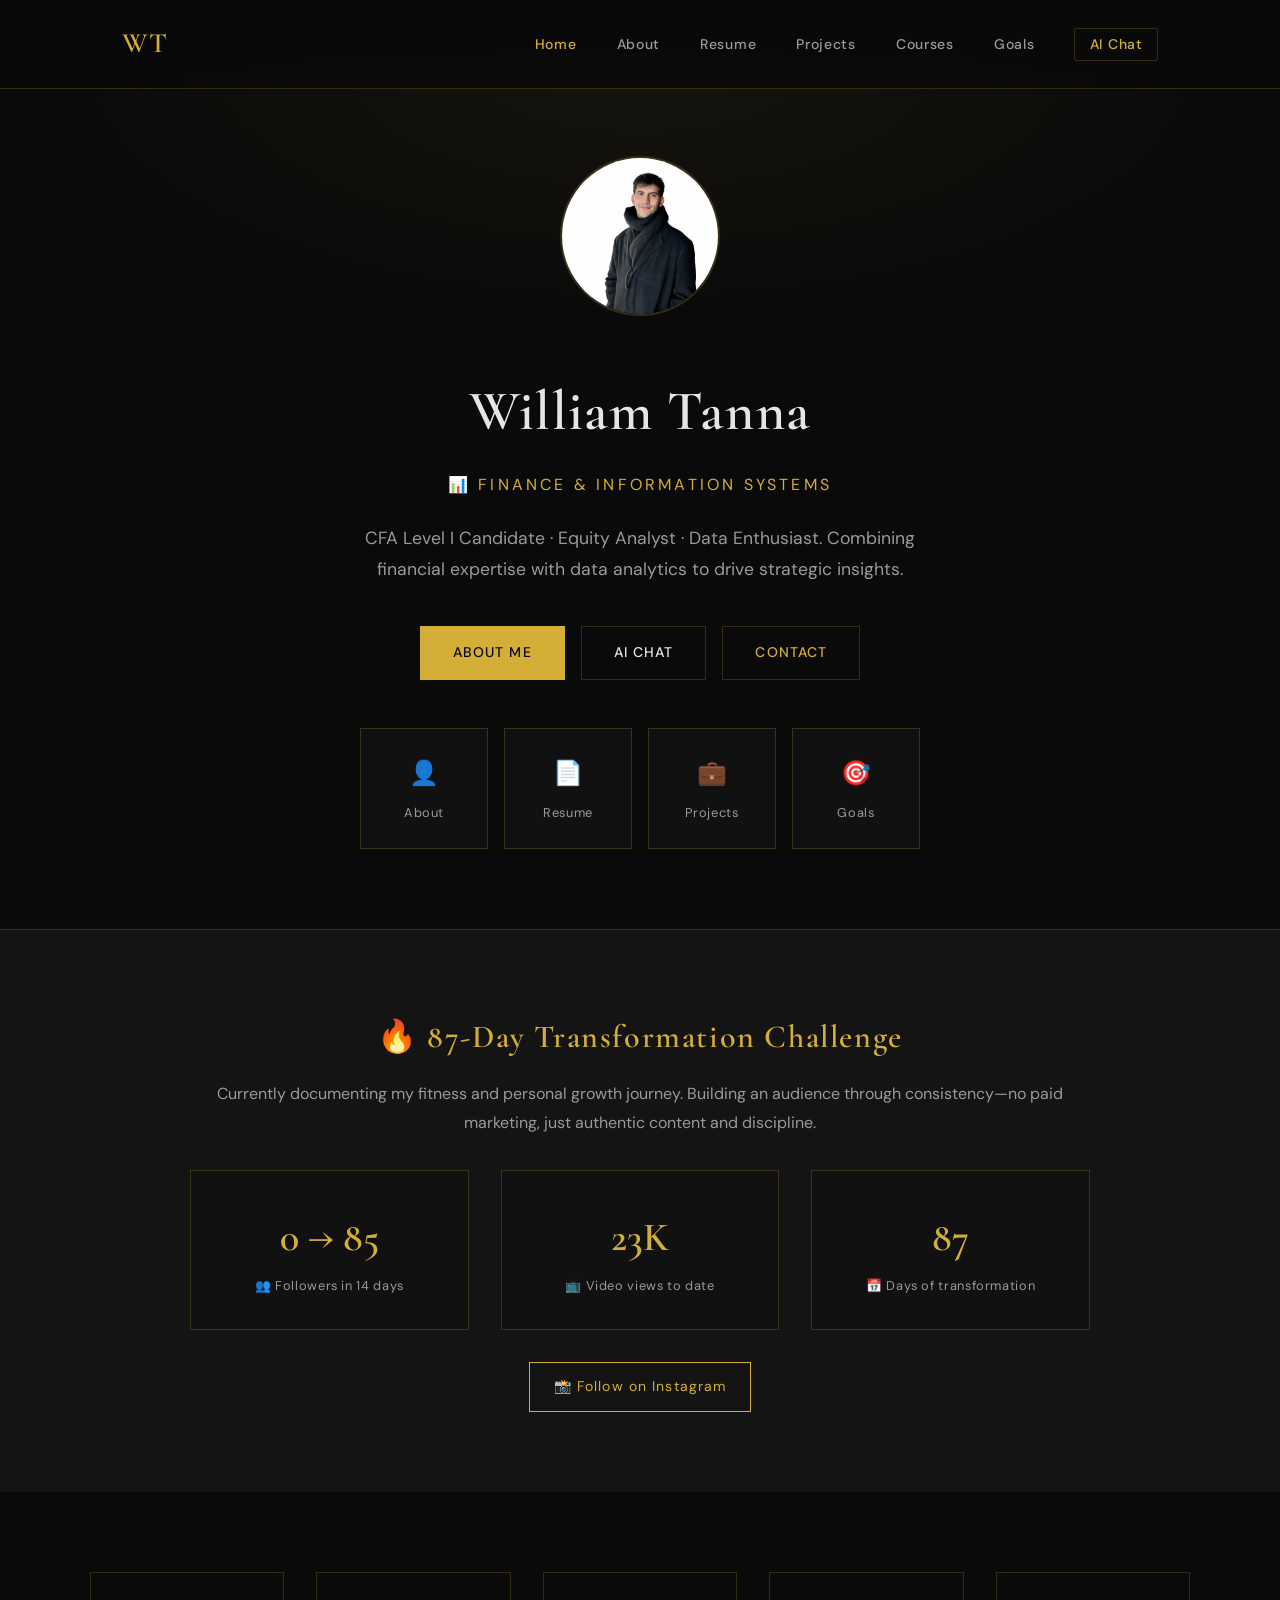
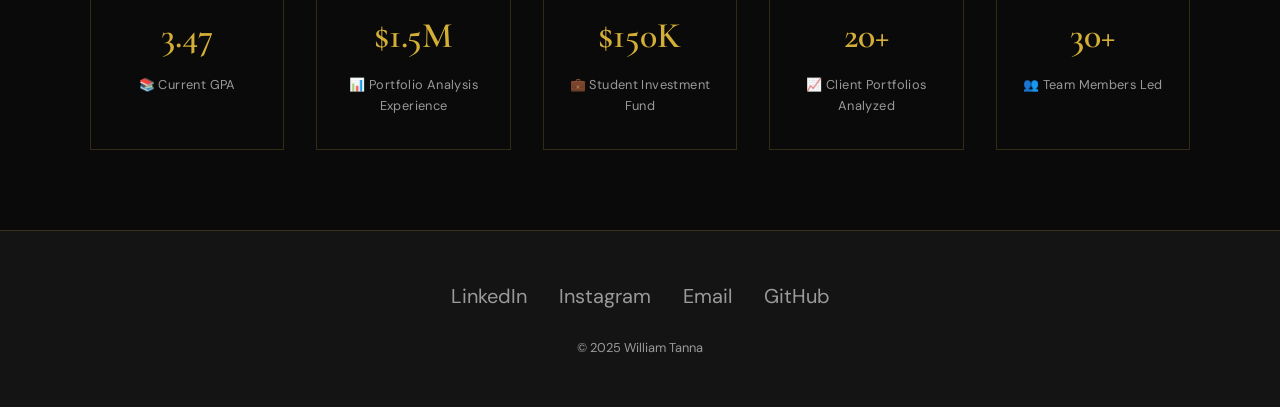
<file: INDEX.html>
<!DOCTYPE html>
<html lang="en">
<head>
    <meta charset="UTF-8">
    <meta name="viewport" content="width=device-width, initial-scale=1.0">
    <title>William Tanna — Portfolio</title>
    <link rel="preconnect" href="https://fonts.googleapis.com">
    <link rel="preconnect" href="https://fonts.gstatic.com" crossorigin>
    <link href="https://fonts.googleapis.com/css2?family=Cormorant+Garamond:ital,wght@0,400;0,500;0,600;0,700;1,400&family=DM+Sans:wght@400;500;600&display=swap" rel="stylesheet">
    <style>
        * { margin: 0; padding: 0; box-sizing: border-box; }

        :root {
            --black: #0a0a0a;
            --black-soft: #141414;
            --black-card: #111111;
            --gold: #d4af37;
            --gold-light: #e8c547;
            --gold-dark: #b8960c;
            --text: #e5e5e5;
            --text-muted: #9a9a9a;
            --border: rgba(212, 175, 55, 0.2);
        }

        html { scroll-behavior: smooth; }

        body {
            font-family: 'DM Sans', -apple-system, sans-serif;
            line-height: 1.7;
            color: var(--text);
            background: var(--black);
            overflow-x: hidden;
        }

        /* Page Transition */
        .page-transition {
            position: fixed; top: 0; left: 0; width: 100%; height: 100%;
            background: var(--black);
            z-index: 10000;
            display: flex; align-items: center; justify-content: center;
            opacity: 0; pointer-events: none;
            transition: opacity 0.4s ease;
        }
        .page-transition.active { opacity: 1; pointer-events: all; }
        .transition-content { text-align: center; }
        .tiger-runner { font-size: 4rem; color: var(--gold); }
        .loading-text { color: var(--gold); font-family: 'Cormorant Garamond', serif; font-size: 1rem; letter-spacing: 0.3em; margin-top: 1rem; }

        /* Navigation */
        nav {
            position: fixed; top: 0; width: 100%;
            background: rgba(10, 10, 10, 0.92);
            backdrop-filter: blur(12px);
            border-bottom: 1px solid var(--border);
            z-index: 1000;
        }
        .nav-container {
            max-width: 1100px; margin: 0 auto;
            padding: 1.25rem 2rem;
            display: flex; justify-content: space-between; align-items: center;
        }
        .logo {
            font-family: 'Cormorant Garamond', serif;
            font-size: 1.75rem; font-weight: 600;
            color: var(--gold);
            text-decoration: none;
            letter-spacing: 0.05em;
        }
        .logo:hover { color: var(--gold-light); }
        .nav-links { display: flex; gap: 2.5rem; list-style: none; }
        .nav-links a {
            color: var(--text-muted);
            text-decoration: none;
            font-size: 0.875rem;
            font-weight: 500;
            letter-spacing: 0.05em;
            transition: color 0.2s;
        }
        .nav-links a:hover, .nav-links a.active { color: var(--gold); }
        .ai-nav-link {
            color: var(--gold) !important;
            border: 1px solid var(--border);
            padding: 0.4rem 0.9rem;
            border-radius: 2px;
        }
        .menu-toggle {
            display: none;
            background: none; border: none;
            color: var(--gold); font-size: 1.5rem; cursor: pointer;
        }

        /* Hero */
        .hero {
            margin-top: 60px;
            min-height: calc(100vh - 60px);
            background: var(--black);
            padding: 6rem 2rem 5rem;
            display: flex; align-items: center; justify-content: center;
            position: relative;
        }
        .hero::before {
            content: '';
            position: absolute;
            top: 0; left: 0; right: 0; bottom: 0;
            background: radial-gradient(ellipse 80% 50% at 50% 0%, rgba(212, 175, 55, 0.06) 0%, transparent 60%);
            pointer-events: none;
        }
        .hero-content { max-width: 800px; margin: 0 auto; position: relative; z-index: 1; text-align: center; }

        .profile-img {
            width: 160px; height: 160px;
            border-radius: 50%;
            border: 2px solid var(--border);
            object-fit: cover;
            margin-bottom: 2.5rem;
            animation: fadeInUp 0.8s ease-out;
            transition: border-color 0.3s, box-shadow 0.3s;
        }
        .profile-img:hover {
            border-color: var(--gold);
            box-shadow: 0 0 30px rgba(212, 175, 55, 0.2);
        }

        @keyframes fadeInUp {
            from { opacity: 0; transform: translateY(24px); }
            to { opacity: 1; transform: translateY(0); }
        }

        .hero h1 {
            font-family: 'Cormorant Garamond', serif;
            font-size: 3.5rem; font-weight: 600;
            animation: fadeInUp 0.8s ease-out 0.2s both;
            color: var(--text);
            letter-spacing: 0.02em;
            margin-bottom: 0.75rem;
        }
        .hero .subtitle {
            animation: fadeInUp 0.8s ease-out 0.3s both;
            font-size: 1rem;
            color: var(--gold);
            letter-spacing: 0.2em;
            text-transform: uppercase;
            margin-bottom: 1.5rem;
        }
        .hero .tagline {
            animation: fadeInUp 0.8s ease-out 0.4s both;
            font-size: 1.1rem;
            color: var(--text-muted);
            max-width: 560px;
            margin: 0 auto 2.5rem;
            line-height: 1.8;
        }

        .cta-buttons {
            display: flex; gap: 1rem; justify-content: center; flex-wrap: wrap;
            margin-bottom: 3rem;
            animation: fadeInUp 0.8s ease-out 0.5s both;
        }
        .btn {
            padding: 0.9rem 2rem;
            font-size: 0.875rem;
            font-weight: 500;
            letter-spacing: 0.08em;
            text-transform: uppercase;
            text-decoration: none;
            transition: all 0.25s ease;
            border: 1px solid;
        }
        .btn-primary {
            background: var(--gold);
            color: var(--black);
            border-color: var(--gold);
        }
        .btn-primary:hover {
            background: var(--gold-light);
            border-color: var(--gold-light);
        }
        .btn-secondary {
            background: transparent;
            color: var(--gold);
            border-color: var(--border);
        }
        .btn-secondary:hover {
            border-color: var(--gold);
            color: var(--gold-light);
        }
        .btn-ai {
            background: transparent;
            color: var(--text);
            border-color: var(--border);
        }
        .btn-ai:hover { border-color: var(--gold); color: var(--gold); }

        /* Quick Links */
        .quick-links {
            display: grid;
            grid-template-columns: repeat(4, 1fr);
            gap: 1rem;
            max-width: 700px;
            margin: 0 auto;
        }
        .quick-link-card {
            transition: all 0.3s ease;
            padding: 1.5rem 1rem;
            background: var(--black-card);
            border: 1px solid var(--border);
            text-align: center;
            text-decoration: none;
            color: var(--text-muted);
            transition: all 0.25s ease;
        }
        .quick-link-card:hover {
            border-color: var(--gold);
            color: var(--gold);
            transform: translateY(-4px);
        }
        .quick-link-icon { font-size: 1.5rem; margin-bottom: 0.5rem; }
        .quick-link-title { font-size: 0.8rem; letter-spacing: 0.05em; }

        /* Scroll animations */
        .animate-on-scroll {
            opacity: 0;
            transform: translateY(24px);
            transition: opacity 0.6s ease, transform 0.6s ease;
        }
        .animate-on-scroll.visible {
            opacity: 1;
            transform: translateY(0);
        }

        /* Transformation Section */
        .transformation-section {
            padding: 5rem 2rem;
            background: var(--black-soft);
            border-top: 1px solid var(--border);
        }
        .transformation-inner {
            max-width: 900px;
            margin: 0 auto;
            text-align: center;
        }
        .transformation-section h2 {
            font-family: 'Cormorant Garamond', serif;
            font-size: 2rem;
            font-weight: 600;
            color: var(--gold);
            margin-bottom: 1rem;
            letter-spacing: 0.05em;
        }
        .transformation-section p {
            color: var(--text-muted);
            font-size: 1rem;
            margin-bottom: 2rem;
            line-height: 1.8;
        }
        .transformation-stats {
            display: grid;
            grid-template-columns: repeat(3, 1fr);
            gap: 2rem;
            margin-top: 2rem;
        }
        .transformation-stat {
            transition: all 0.3s ease;
            padding: 2rem 1.5rem;
            background: var(--black-card);
            border: 1px solid var(--border);
        }
        .transformation-stat:hover {
            border-color: rgba(212, 175, 55, 0.4);
            transform: translateY(-4px);
        }
        .transformation-stat .number {
            font-family: 'Cormorant Garamond', serif;
            font-size: 2.5rem;
            font-weight: 600;
            color: var(--gold);
            margin-bottom: 0.25rem;
        }
        .transformation-stat .label {
            font-size: 0.8rem;
            color: var(--text-muted);
            letter-spacing: 0.05em;
        }
        .instagram-cta {
            display: inline-block;
            margin-top: 2rem;
            padding: 0.75rem 1.5rem;
            border: 1px solid var(--gold);
            color: var(--gold);
            text-decoration: none;
            font-size: 0.875rem;
            letter-spacing: 0.08em;
            transition: all 0.25s;
        }
        .instagram-cta:hover { background: rgba(212, 175, 55, 0.1); }

        /* Stats Section */
        .stats {
            padding: 5rem 2rem;
            background: var(--black);
        }
        .stats-container {
            max-width: 1100px;
            margin: 0 auto;
            display: grid;
            grid-template-columns: repeat(auto-fit, minmax(180px, 1fr));
            gap: 2rem;
        }
        .stat-item {
            text-align: center;
            padding: 2rem 1.5rem;
            border: 1px solid var(--border);
            transition: all 0.3s ease;
        }
        .stat-item:hover {
            border-color: rgba(212, 175, 55, 0.4);
            transform: translateY(-4px);
        }
        .stat-number {
            font-family: 'Cormorant Garamond', serif;
            font-size: 2.25rem;
            font-weight: 600;
            color: var(--gold);
            margin-bottom: 0.5rem;
        }
        .stat-label {
            font-size: 0.8rem;
            color: var(--text-muted);
            letter-spacing: 0.03em;
        }

        /* Footer */
        footer {
            background: var(--black-soft);
            border-top: 1px solid var(--border);
            padding: 3rem 2rem;
            text-align: center;
        }
        .social-links {
            display: flex;
            justify-content: center;
            gap: 2rem;
            margin-bottom: 1.5rem;
        }
        .social-links a {
            color: var(--text-muted);
            font-size: 1.25rem;
            text-decoration: none;
            transition: color 0.25s;
        }
        .social-links a:hover { color: var(--gold); }
        footer p {
            font-size: 0.8rem;
            color: var(--text-muted);
        }

        @media (max-width: 768px) {
            .nav-links {
                display: none;
                position: fixed;
                top: 60px; left: 0; right: 0;
                background: var(--black);
                flex-direction: column;
                padding: 2rem;
                gap: 1rem;
                border-bottom: 1px solid var(--border);
            }
            .nav-links.active { display: flex; }
            .menu-toggle { display: block; }
            .hero h1 { font-size: 2.5rem; }
            .quick-links { grid-template-columns: 1fr 1fr; }
            .transformation-stats { grid-template-columns: 1fr; }
            .stats-container { grid-template-columns: 1fr 1fr; }
            .cta-buttons { flex-direction: column; }
        }
        @media (max-width: 480px) {
            .hero h1 { font-size: 2rem; }
            .quick-links { grid-template-columns: 1fr; }
        }
    </style>
</head>
<body>
    <div class="page-transition" id="pageTransition">
        <div class="transition-content">
            <div class="tiger-runner">🐅</div>
            <div class="loading-text">Loading</div>
        </div>
    </div>

    <nav>
        <div class="nav-container">
            <a href="index.html" class="logo">WT</a>
            <button class="menu-toggle" onclick="toggleMenu()">☰</button>
            <ul class="nav-links" id="navLinks">
                <li><a href="index.html" class="active" onclick="navigateWithAnimation(event, 'index.html')">Home</a></li>
                <li><a href="about.html" onclick="navigateWithAnimation(event, 'about.html')">About</a></li>
                <li><a href="Resume.html" onclick="navigateWithAnimation(event, 'Resume.html')">Resume</a></li>
                <li><a href="Projects.html" onclick="navigateWithAnimation(event, 'Projects.html')">Projects</a></li>
                <li><a href="courses.html" onclick="navigateWithAnimation(event, 'courses.html')">Courses</a></li>
                <li><a href="goals.html" onclick="navigateWithAnimation(event, 'goals.html')">Goals</a></li>
                <li><a href="chat.html" onclick="navigateWithAnimation(event, 'chat.html')" class="ai-nav-link">AI Chat</a></li>
            </ul>
        </div>
    </nav>

    <section class="hero">
        <div class="hero-content">
            <img src="images/profile.png" alt="William Tanna" class="profile-img" onerror="this.src='https://via.placeholder.com/200?text=WT';this.onerror=null;">
            <h1>William Tanna</h1>
            <p class="subtitle">📊 Finance & Information Systems</p>
            <p class="tagline">CFA Level I Candidate · Equity Analyst · Data Enthusiast. Combining financial expertise with data analytics to drive strategic insights.</p>
            <div class="cta-buttons">
                <a href="about.html" class="btn btn-primary" onclick="navigateWithAnimation(event, 'about.html')">About Me</a>
                <a href="chat.html" class="btn btn-ai" onclick="navigateWithAnimation(event, 'chat.html')">AI Chat</a>
                <a href="mailto:williamtanna280204@gmail.com" class="btn btn-secondary">Contact</a>
            </div>
            <div class="quick-links">
                <a href="about.html" class="quick-link-card" onclick="navigateWithAnimation(event, 'about.html')">
                    <div class="quick-link-icon">👤</div>
                    <div class="quick-link-title">About</div>
                </a>
                <a href="Resume.html" class="quick-link-card" onclick="navigateWithAnimation(event, 'Resume.html')">
                    <div class="quick-link-icon">📄</div>
                    <div class="quick-link-title">Resume</div>
                </a>
                <a href="Projects.html" class="quick-link-card" onclick="navigateWithAnimation(event, 'Projects.html')">
                    <div class="quick-link-icon">💼</div>
                    <div class="quick-link-title">Projects</div>
                </a>
                <a href="goals.html" class="quick-link-card" onclick="navigateWithAnimation(event, 'goals.html')">
                    <div class="quick-link-icon">🎯</div>
                    <div class="quick-link-title">Goals</div>
                </a>
            </div>
        </div>
    </section>

    <section class="transformation-section animate-on-scroll">
        <div class="transformation-inner">
            <h2>🔥 87-Day Transformation Challenge</h2>
            <p>Currently documenting my fitness and personal growth journey. Building an audience through consistency—no paid marketing, just authentic content and discipline.</p>
            <div class="transformation-stats">
                <div class="transformation-stat">
                    <div class="number">0 → 85</div>
                    <div class="label">👥 Followers in 14 days</div>
                </div>
                <div class="transformation-stat">
                    <div class="number">23K</div>
                    <div class="label">📺 Video views to date</div>
                </div>
                <div class="transformation-stat">
                    <div class="number">87</div>
                    <div class="label">📅 Days of transformation</div>
                </div>
            </div>
            <a href="https://instagram.com/williamtannaa" target="_blank" class="instagram-cta">📸 Follow on Instagram</a>
        </div>
    </section>

    <section class="stats animate-on-scroll">
        <div class="stats-container">
            <div class="stat-item">
                <div class="stat-number">3.47</div>
                <div class="stat-label">📚 Current GPA</div>
            </div>
            <div class="stat-item">
                <div class="stat-number">$1.5M</div>
                <div class="stat-label">📊 Portfolio Analysis Experience</div>
            </div>
            <div class="stat-item">
                <div class="stat-number">$150K</div>
                <div class="stat-label">💼 Student Investment Fund</div>
            </div>
            <div class="stat-item">
                <div class="stat-number">20+</div>
                <div class="stat-label">📈 Client Portfolios Analyzed</div>
            </div>
            <div class="stat-item">
                <div class="stat-number">30+</div>
                <div class="stat-label">👥 Team Members Led</div>
            </div>
        </div>
    </section>

    <footer>
        <div class="footer-content">
            <div class="social-links">
                <a href="https://linkedin.com/in/williamtanna2824" target="_blank" title="LinkedIn">LinkedIn</a>
                <a href="https://instagram.com/williamtannaa" target="_blank" title="Instagram">Instagram</a>
                <a href="mailto:wtanna2@uic.edu" title="Email">Email</a>
                <a href="https://github.com/williamtanna" target="_blank" title="GitHub">GitHub</a>
            </div>
            <p>© 2025 William Tanna</p>
        </div>
    </footer>

    <script>
        function navigateWithAnimation(event, url) {
            event.preventDefault();
            document.getElementById('pageTransition').classList.add('active');
            setTimeout(() => { window.location.href = url; }, 400);
        }
        function toggleMenu() {
            document.getElementById('navLinks').classList.toggle('active');
        }
        // Scroll-triggered animations
        const scrollObserver = new IntersectionObserver((entries) => {
            entries.forEach(entry => {
                if (entry.isIntersecting) entry.target.classList.add('visible');
            });
        }, { threshold: 0.1 });
        document.querySelectorAll('.animate-on-scroll').forEach(el => scrollObserver.observe(el));
        document.addEventListener('click', function(e) {
            const nav = document.querySelector('nav');
            const links = document.getElementById('navLinks');
            if (!nav.contains(e.target) && links.classList.contains('active')) {
                links.classList.remove('active');
            }
        });
    </script>
</body>
</html>
</file>
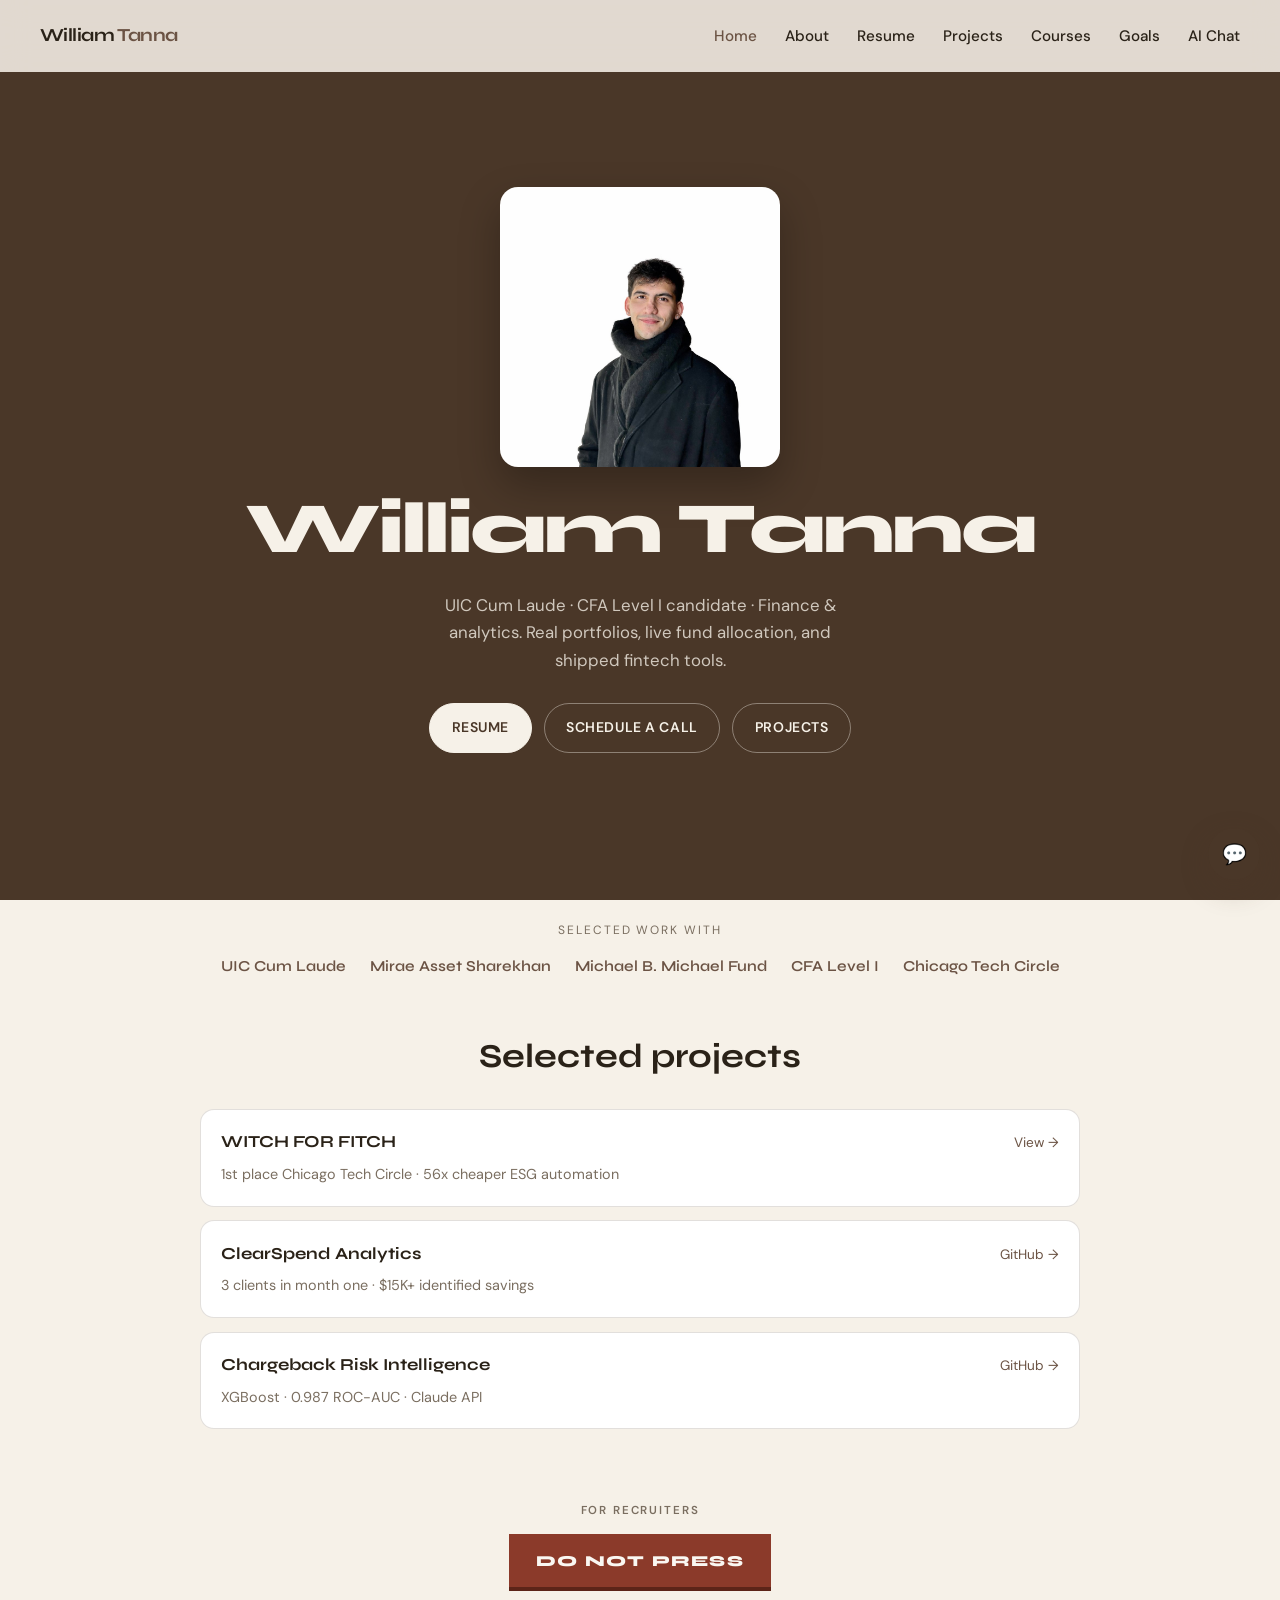
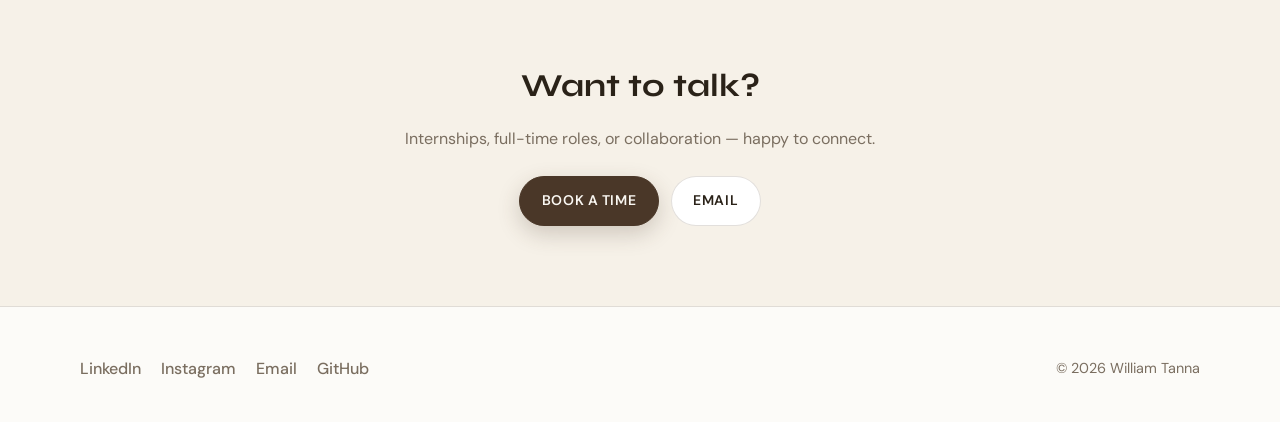
<file: index.html>
<!DOCTYPE html>
<html lang="en">
<head>
    <meta charset="UTF-8">
    <meta name="viewport" content="width=device-width, initial-scale=1.0">
    <title>William Tanna — Portfolio</title>
    <link rel="preconnect" href="https://fonts.googleapis.com">
    <link rel="preconnect" href="https://fonts.gstatic.com" crossorigin>
    <link href="https://fonts.googleapis.com/css2?family=Syne:wght@600;700;800&family=DM+Sans:wght@400;500;600;700&display=swap" rel="stylesheet">
    <link rel="stylesheet" href="css/site.css">
    <style>
        .hero {
            min-height: 100vh;
            display: flex;
            flex-direction: column;
            align-items: center;
            justify-content: center;
            text-align: center;
            padding: calc(var(--nav-h) + 2rem) 1.5rem 4rem;
            gap: 1.75rem;
            background: #4a3728;
            color: #f6f1e8;
        }
        .hero-photo {
            width: min(280px, 58vw);
            aspect-ratio: 1 / 1;
            border-radius: 18px;
            overflow: hidden;
            box-shadow: 0 18px 40px rgba(0, 0, 0, 0.28);
            animation: heroRise 0.9s var(--ease) both;
        }
        .hero-photo img {
            width: 100%;
            height: 100%;
            object-fit: cover;
            object-position: center 18%;
        }
        .hero-name {
            font-family: var(--font-display);
            font-size: clamp(2.6rem, 8vw, 4.5rem);
            font-weight: 800;
            letter-spacing: -0.04em;
            line-height: 0.95;
            color: #f6f1e8;
            margin: 0;
            background: none;
            -webkit-text-fill-color: #f6f1e8;
            animation: heroRise 0.9s var(--ease) 0.08s both;
        }
        .hero-tagline {
            max-width: 28rem;
            margin: 0;
            color: rgba(246, 241, 232, 0.78);
            font-size: 1.05rem;
            line-height: 1.65;
            animation: heroRise 0.9s var(--ease) 0.16s both;
        }
        .cta-buttons {
            display: flex;
            flex-wrap: wrap;
            gap: 0.75rem;
            justify-content: center;
            animation: heroRise 0.9s var(--ease) 0.24s both;
        }
        .hero .btn-primary {
            background: #f6f1e8;
            color: #4a3728;
            border-color: #f6f1e8;
            box-shadow: none;
        }
        .hero .btn-primary:hover {
            background: #ebe4d8;
            color: #4a3728;
            border-color: #ebe4d8;
        }
        .hero .btn-secondary,
        .hero .btn-ghost {
            background: transparent;
            color: #f6f1e8;
            border-color: rgba(246, 241, 232, 0.4);
        }
        .hero .btn-secondary:hover,
        .hero .btn-ghost:hover {
            background: rgba(246, 241, 232, 0.1);
            color: #f6f1e8;
            border-color: #f6f1e8;
        }
        @keyframes heroRise {
            from { opacity: 0; transform: translateY(22px); }
            to { opacity: 1; transform: translateY(0); }
        }
        .trust-strip {
            padding: 1.25rem 1.5rem 3rem;
            text-align: center;
        }
        .trust-strip p {
            margin: 0 0 0.85rem;
            font-size: 0.75rem;
            letter-spacing: 0.16em;
            text-transform: uppercase;
            color: var(--muted);
        }
        .trust-strip-row {
            display: flex;
            flex-wrap: wrap;
            justify-content: center;
            gap: 0.65rem 1.5rem;
            color: var(--accent);
            font-family: var(--font-display);
            font-weight: 600;
            font-size: 0.95rem;
        }
        .home-projects {
            padding: 0 1.5rem 4.5rem;
        }
        .home-projects-inner {
            max-width: 880px;
            margin: 0 auto;
        }
        .home-projects h2 {
            font-family: var(--font-display);
            font-size: clamp(1.6rem, 3vw, 2.1rem);
            margin: 0 0 1.5rem;
            text-align: center;
        }
        .home-project-list {
            display: grid;
            gap: 0.85rem;
        }
        .home-project {
            display: flex;
            justify-content: space-between;
            align-items: baseline;
            gap: 1rem;
            padding: 1.15rem 1.25rem;
            background: var(--bg-elevated);
            border: 1px solid var(--border);
            border-radius: var(--radius);
            color: inherit;
            text-decoration: none;
            transition: transform 0.25s var(--ease), border-color 0.25s, box-shadow 0.25s;
        }
        .home-project:hover {
            transform: translateY(-3px);
            border-color: rgba(74, 55, 40, 0.35);
            box-shadow: var(--shadow);
            color: inherit;
        }
        .home-project strong {
            display: block;
            font-family: var(--font-display);
            font-size: 1.05rem;
            margin-bottom: 0.2rem;
        }
        .home-project span {
            color: var(--muted);
            font-size: 0.9rem;
        }
        .home-project em {
            font-style: normal;
            color: var(--accent);
            font-size: 0.85rem;
            white-space: nowrap;
        }
        .home-cta {
            text-align: center;
            padding: 0 1.5rem 5rem;
        }
        .home-cta h2 {
            font-family: var(--font-display);
            font-size: clamp(1.5rem, 3vw, 2rem);
            margin: 0 0 0.75rem;
        }
        .home-cta p {
            color: var(--muted);
            margin: 0 0 1.5rem;
        }
        .home-cta .cta-buttons { justify-content: center; }

        .dnp {
            max-width: 520px;
            margin: 0 auto 4.5rem;
            padding: 0 1.5rem;
            text-align: center;
        }
        .dnp-eyebrow {
            font-size: 0.72rem;
            letter-spacing: 0.16em;
            text-transform: uppercase;
            color: var(--muted);
            margin: 0 0 0.85rem;
            font-weight: 600;
        }
        .dnp-btn {
            font-family: var(--font-display);
            font-weight: 800;
            font-size: 0.95rem;
            letter-spacing: 0.08em;
            text-transform: uppercase;
            padding: 0.95rem 1.6rem;
            border: 2px solid #8b3a2a;
            background: #8b3a2a;
            color: #faf7f2;
            cursor: pointer;
            transition: transform 0.2s ease, background 0.2s ease, box-shadow 0.2s ease;
            box-shadow: 0 4px 0 #5c2418;
        }
        .dnp-btn:hover {
            background: #a34532;
            transform: translateY(-1px);
        }
        .dnp-btn:active {
            transform: translateY(2px);
            box-shadow: 0 1px 0 #5c2418;
        }
        .dnp-btn.is-shaking {
            animation: dnpShake 0.45s ease;
        }
        .dnp-btn.is-pressed {
            background: var(--accent-2);
            border-color: var(--accent-2);
            box-shadow: none;
            opacity: 0.85;
            cursor: default;
        }
        @keyframes dnpShake {
            0%, 100% { transform: translateX(0); }
            20% { transform: translateX(-6px) rotate(-1deg); }
            40% { transform: translateX(6px) rotate(1deg); }
            60% { transform: translateX(-4px); }
            80% { transform: translateX(4px); }
        }
        .dnp-reveal {
            display: none;
            margin-top: 1.5rem;
            text-align: left;
            padding: 1.5rem 0 0;
            border-top: 1px solid var(--border);
            opacity: 0;
            transform: translateY(12px);
            transition: opacity 0.45s ease, transform 0.45s ease;
        }
        .dnp-reveal.is-open {
            display: block;
            opacity: 1;
            transform: translateY(0);
        }
        .dnp-reveal h3 {
            font-family: var(--font-display);
            font-size: 1.35rem;
            margin: 0 0 0.5rem;
            color: var(--accent-2);
        }
        .dnp-reveal > p {
            color: var(--muted);
            margin: 0 0 1rem;
            font-size: 0.95rem;
        }
        .dnp-reveal ul {
            list-style: none;
            padding: 0;
            margin: 0 0 1.35rem;
        }
        .dnp-reveal li {
            position: relative;
            padding: 0.45rem 0 0.45rem 1.1rem;
            font-size: 0.95rem;
            line-height: 1.5;
            color: var(--text);
            border-bottom: 1px solid rgba(74, 55, 40, 0.08);
        }
        .dnp-reveal li:last-child { border-bottom: none; }
        .dnp-reveal li::before {
            content: "";
            position: absolute;
            left: 0;
            top: 0.95rem;
            width: 6px;
            height: 6px;
            background: var(--accent);
            border-radius: 50%;
        }
        .dnp-reveal .cta-buttons {
            justify-content: flex-start;
            gap: 0.75rem;
        }
        @media (prefers-reduced-motion: reduce) {
            .dnp-btn.is-shaking { animation: none; }
            .dnp-reveal { transition: none; }
        }

        /* Chat panel messages */
        .chat-panel-header {
            display: flex;
            align-items: center;
            justify-content: space-between;
            gap: 0.75rem;
            padding: 0.85rem 1rem;
            background: var(--accent-2);
            color: #faf7f2;
            font-weight: 600;
            font-size: 0.85rem;
        }
        .chat-panel-close {
            width: 32px;
            height: 32px;
            border: none;
            border-radius: 50%;
            background: rgba(255,255,255,0.15);
            color: inherit;
            cursor: pointer;
            font-size: 1.1rem;
            line-height: 1;
        }
        .chat-panel-messages {
            flex: 1;
            overflow-y: auto;
            padding: 1rem;
            min-height: 180px;
            max-height: 280px;
            background: var(--bg);
        }
        .chat-panel-input {
            display: flex;
            gap: 0.5rem;
            padding: 0.75rem;
            border-top: 1px solid var(--border);
            background: var(--bg-elevated);
        }
        .chat-panel-input textarea {
            flex: 1;
            border: 1px solid var(--border);
            border-radius: 10px;
            padding: 0.65rem 0.75rem;
            font: inherit;
            resize: none;
            max-height: 80px;
            background: #fff;
            color: var(--text);
        }
        .chat-panel-input button {
            border: none;
            border-radius: 10px;
            padding: 0 1rem;
            background: var(--accent-2);
            color: #faf7f2;
            font-weight: 600;
            cursor: pointer;
        }
        .chat-panel-input button:disabled { opacity: 0.5; }
        .chat-panel .message {
            display: flex;
            gap: 0.5rem;
            margin-bottom: 0.75rem;
            align-items: flex-end;
        }
        .chat-panel .message.user { justify-content: flex-end; }
        .chat-panel .message-bubble {
            max-width: 85%;
            padding: 0.55rem 0.8rem;
            border-radius: 12px;
            font-size: 0.85rem;
            line-height: 1.45;
            background: var(--bg-elevated);
            border: 1px solid var(--border);
        }
        .chat-panel .message.user .message-bubble {
            background: var(--accent-2);
            color: #faf7f2;
            border-color: transparent;
        }
        .chat-panel .message-avatar {
            width: 26px;
            height: 26px;
            border-radius: 50%;
            object-fit: cover;
        }
        .typing-indicator { display: flex; gap: 4px; padding: 4px 0; }
        .typing-dot {
            width: 6px; height: 6px; border-radius: 50%;
            background: var(--muted);
            animation: typingPulse 1s infinite ease-in-out;
        }
        .typing-dot:nth-child(2) { animation-delay: 0.15s; }
        .typing-dot:nth-child(3) { animation-delay: 0.3s; }
        @keyframes typingPulse {
            0%, 80%, 100% { opacity: 0.35; transform: translateY(0); }
            40% { opacity: 1; transform: translateY(-3px); }
        }
        .welcome-mini h3 {
            margin: 0 0 0.35rem;
            font-size: 0.95rem;
            color: var(--text);
        }
        .welcome-mini p {
            margin: 0;
            font-size: 0.82rem;
            color: var(--muted);
        }
        @media (max-width: 640px) {
            .home-project { flex-direction: column; align-items: flex-start; }
        }
        @media (prefers-reduced-motion: reduce) {
            .hero-photo, .hero-name, .hero-tagline, .cta-buttons { animation: none; }
        }
    </style>
</head>
<body>
    <div class="page-transition" id="pageTransition" aria-hidden="true">
        <div class="transition-wipe"></div>
        <div class="transition-content">
            <div class="transition-mark">WT</div>
            <div class="loading-text">Loading</div>
        </div>
    </div>

    <div class="site-nav-backdrop" id="siteNavBackdrop"></div>
    <header class="site-nav">
        <div class="site-nav-inner">
            <a href="/" class="site-brand" onclick="navigateWithAnimation(event, '/')">William <span>Tanna</span></a>
            <button class="site-nav-toggle" id="siteNavToggle" aria-label="Open menu" aria-expanded="false" aria-controls="siteNavLinks">+</button>
            <ul class="site-nav-links" id="siteNavLinks">
                <li><a href="/" class="active" onclick="navigateWithAnimation(event, '/')">Home</a></li>
                <li><a href="/about" onclick="navigateWithAnimation(event, '/about')">About</a></li>
                <li><a href="/resume" onclick="navigateWithAnimation(event, '/resume')">Resume</a></li>
                <li><a href="/projects" onclick="navigateWithAnimation(event, '/projects')">Projects</a></li>
                <li><a href="/courses" onclick="navigateWithAnimation(event, '/courses')">Courses</a></li>
                <li><a href="/goals" onclick="navigateWithAnimation(event, '/goals')">Goals</a></li>
                <li><a href="/chat" onclick="navigateWithAnimation(event, '/chat')">AI Chat</a></li>
            </ul>
        </div>
    </header>

    <section class="hero">
        <div class="hero-photo">
            <img src="images/profile.png" alt="William Tanna">
        </div>
        <h1 class="hero-name">William Tanna</h1>
        <p class="hero-tagline">UIC Cum Laude · CFA Level I candidate · Finance &amp; analytics. Real portfolios, live fund allocation, and shipped fintech tools.</p>
        <div class="cta-buttons">
            <a href="/resume" class="btn btn-primary" onclick="navigateWithAnimation(event, '/resume')">Resume</a>
            <a href="https://calendar.app.google/wy9wTxMS2nM8jsvWA" target="_blank" rel="noopener" class="btn btn-secondary">Schedule a call</a>
            <a href="/projects" class="btn btn-ghost" onclick="navigateWithAnimation(event, '/projects')">Projects</a>
        </div>
    </section>

    <section class="trust-strip animate-on-scroll">
        <p>Selected work with</p>
        <div class="trust-strip-row">
            <span>UIC Cum Laude</span>
            <span>Mirae Asset Sharekhan</span>
            <span>Michael B. Michael Fund</span>
            <span>CFA Level I</span>
            <span>Chicago Tech Circle</span>
        </div>
    </section>

    <section class="home-projects animate-on-scroll">
        <div class="home-projects-inner">
            <h2>Selected projects</h2>
            <div class="home-project-list">
                <a class="home-project" href="/projects" onclick="navigateWithAnimation(event, '/projects')">
                    <div>
                        <strong>WITCH FOR FITCH</strong>
                        <span>1st place Chicago Tech Circle · 56x cheaper ESG automation</span>
                    </div>
                    <em>View →</em>
                </a>
                <a class="home-project" href="/projects#clearspend" onclick="navigateWithAnimation(event, '/projects')">
                    <div>
                        <strong>ClearSpend Analytics</strong>
                        <span>3 clients in month one · $15K+ identified savings</span>
                    </div>
                    <em>GitHub →</em>
                </a>
                <a class="home-project" href="/projects#chargeback" onclick="navigateWithAnimation(event, '/projects')">
                    <div>
                        <strong>Chargeback Risk Intelligence</strong>
                        <span>XGBoost · 0.987 ROC-AUC · Claude API</span>
                    </div>
                    <em>GitHub →</em>
                </a>
            </div>
        </div>
    </section>

    <section class="dnp animate-on-scroll" aria-label="Recruiter pitch">
        <p class="dnp-eyebrow">For recruiters</p>
        <button type="button" class="dnp-btn" id="dnpBtn" aria-expanded="false" aria-controls="dnpReveal">
            Do not press
        </button>
        <div class="dnp-reveal" id="dnpReveal" hidden>
            <h3>You pressed it. Here’s why hire me.</h3>
            <p>Sixty-second case — no fluff.</p>
            <ul>
                <li>Cum Laude dual major in Finance + IDS (analytics) — CFA Level I exam Nov 2026.</li>
                <li>Live student fund work: Gap Inc. DCF ($43.12 vs $21.01, 105% upside) → ~1% allocation (~$1,200) approved.</li>
                <li>Winner of the Chicago Tech Circle Competition — plus shipped ClearSpend (3 clients, $15K+ savings) and Chargeback ML (0.987 ROC-AUC).</li>
                <li>I’m open to any and every challenge, no matter how hard — that’s where I do my best work.</li>
                <li>Ready to start: looking for a full-time role in finance &amp; analytics, open worldwide.</li>
            </ul>
            <div class="cta-buttons">
                <a href="https://calendar.app.google/wy9wTxMS2nM8jsvWA" target="_blank" rel="noopener" class="btn btn-primary">Schedule a call</a>
                <a href="/resume" class="btn btn-secondary" onclick="navigateWithAnimation(event, '/resume')">Resume</a>
            </div>
        </div>
    </section>

    <section class="home-cta animate-on-scroll">
        <h2>Want to talk?</h2>
        <p>Internships, full-time roles, or collaboration — happy to connect.</p>
        <div class="cta-buttons">
            <a href="https://calendar.app.google/wy9wTxMS2nM8jsvWA" target="_blank" rel="noopener" class="btn btn-primary">Book a time</a>
            <a href="mailto:william@williamtanna.com" class="btn btn-secondary">Email</a>
        </div>
    </section>

    <footer class="site-footer">
        <div class="site-footer-inner">
            <div class="social-links">
                <a href="https://linkedin.com/in/williamtanna" target="_blank" rel="noopener">LinkedIn</a>
                <a href="https://instagram.com/williamtannaa" target="_blank" rel="noopener">Instagram</a>
                <a href="mailto:william@williamtanna.com">Email</a>
                <a href="https://github.com/williamtanna2824" target="_blank" rel="noopener">GitHub</a>
            </div>
            <p>© 2026 William Tanna</p>
        </div>
    </footer>

    <!-- Collapsed by default — tap to expand -->
    <button class="chat-fab" id="chatFab" aria-label="Open AI chat" aria-expanded="false" aria-controls="chatPanel">💬</button>
    <div class="chat-panel" id="chatPanel" role="dialog" aria-label="Chat with William">
        <div class="chat-panel-header">
            <span>Ask William</span>
            <button type="button" class="chat-panel-close" id="chatPanelClose" aria-label="Close chat">×</button>
        </div>
        <div class="chat-panel-messages" id="chatPanelMessages">
            <div class="welcome-mini" id="chatWelcome">
                <h3>Chat with me</h3>
                <p>Experience, projects, goals — ask anything.</p>
            </div>
            <div id="chatMessagesList"></div>
        </div>
        <div class="chat-panel-input">
            <textarea id="chatInput" rows="1" placeholder="Type a question…" onkeydown="handleChatKeyDown(event)"></textarea>
            <button type="button" id="chatSendBtn" onclick="sendChatMessage()">Send</button>
        </div>
    </div>

    <script src="js/site.js"></script>
    <script>
        document.addEventListener('DOMContentLoaded', function () {
            if (window.initChatShell) window.initChatShell();

            var btn = document.getElementById('dnpBtn');
            var reveal = document.getElementById('dnpReveal');
            if (btn && reveal) {
                btn.addEventListener('click', function () {
                    if (btn.classList.contains('is-pressed')) return;
                    btn.classList.add('is-shaking');
                    setTimeout(function () {
                        btn.classList.remove('is-shaking');
                        btn.classList.add('is-pressed');
                        btn.setAttribute('aria-expanded', 'true');
                        btn.textContent = 'Told you not to';
                        reveal.hidden = false;
                        // force reflow so transition plays
                        void reveal.offsetWidth;
                        reveal.classList.add('is-open');
                        reveal.scrollIntoView({ behavior: 'smooth', block: 'nearest' });
                    }, 420);
                });
            }
        });

        function handleChatKeyDown(e) {
            if (e.key === 'Enter' && !e.shiftKey) {
                e.preventDefault();
                sendChatMessage();
            }
        }

        function addChatMessage(text, sender) {
            const list = document.getElementById('chatMessagesList');
            const welcome = document.getElementById('chatWelcome');
            if (welcome) welcome.style.display = 'none';
            const div = document.createElement('div');
            div.className = 'message ' + sender;
            if (sender === 'bot') {
                div.innerHTML = '<img class="message-avatar" src="images/profile.png" alt="William"><div class="message-bubble">' + text + '</div>';
            } else {
                div.innerHTML = '<div class="message-bubble">' + text + '</div>';
            }
            list.appendChild(div);
            const box = document.getElementById('chatPanelMessages');
            box.scrollTop = box.scrollHeight;
            return div;
        }

        async function sendChatMessage() {
            const input = document.getElementById('chatInput');
            const btn = document.getElementById('chatSendBtn');
            const msg = input.value.trim();
            if (!msg) return;
            btn.disabled = true;
            addChatMessage(msg, 'user');
            input.value = '';
            const typing = addChatMessage('<div class="typing-indicator"><div class="typing-dot"></div><div class="typing-dot"></div><div class="typing-dot"></div></div>', 'bot');
            try {
                const API_BASE = (window.location.hostname === 'localhost' || window.location.hostname === '127.0.0.1')
                    ? 'http://localhost:8000'
                    : 'https://william-tanna-chat.onrender.com';
                const res = await fetch(API_BASE + '/api/chat', {
                    method: 'POST',
                    headers: { 'Content-Type': 'application/json' },
                    body: JSON.stringify({ message: msg })
                });
                const data = await res.json();
                typing.remove();
                if (data.success && data.response) addChatMessage(data.response, 'bot');
                else addChatMessage("Sorry, I couldn't process that.", 'bot');
            } catch (err) {
                typing.remove();
                addChatMessage("Sorry, I can't connect right now.", 'bot');
            } finally {
                btn.disabled = false;
                input.focus();
            }
        }
    </script>
</body>
</html>
</file>
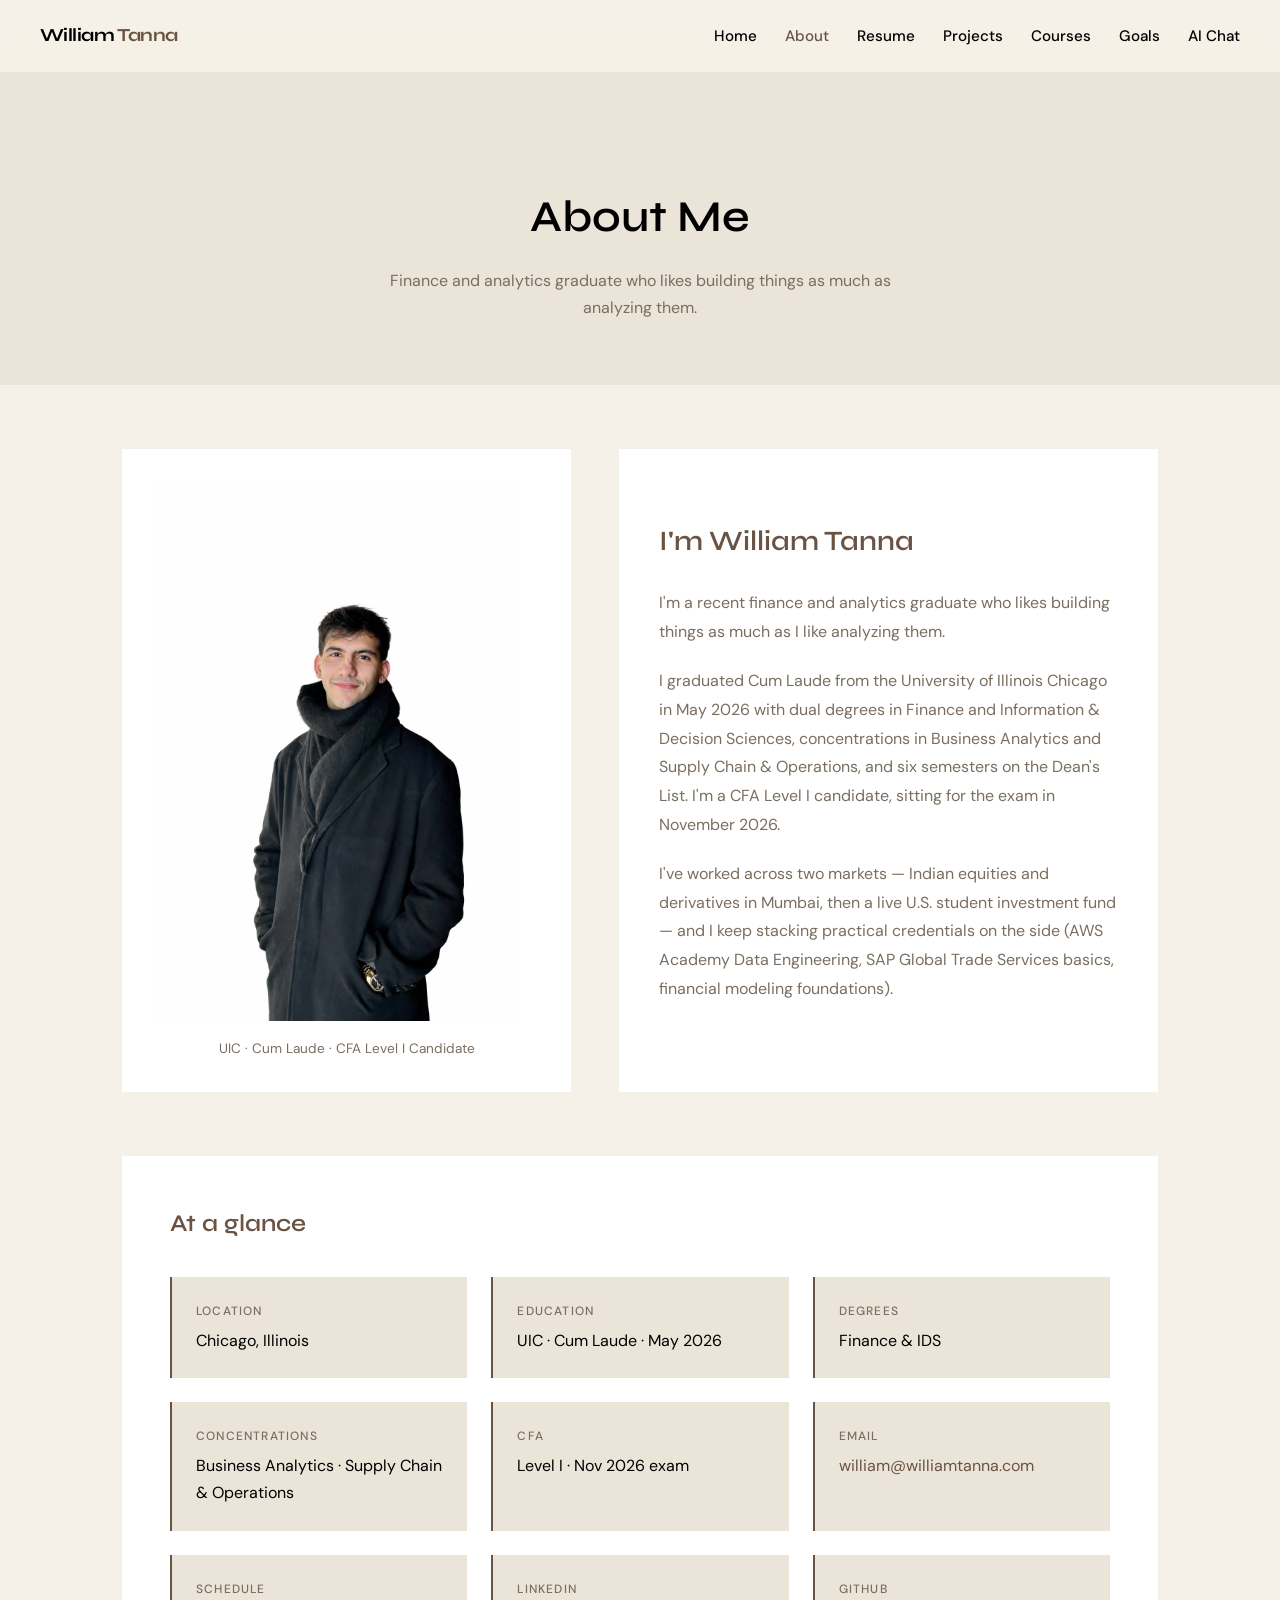
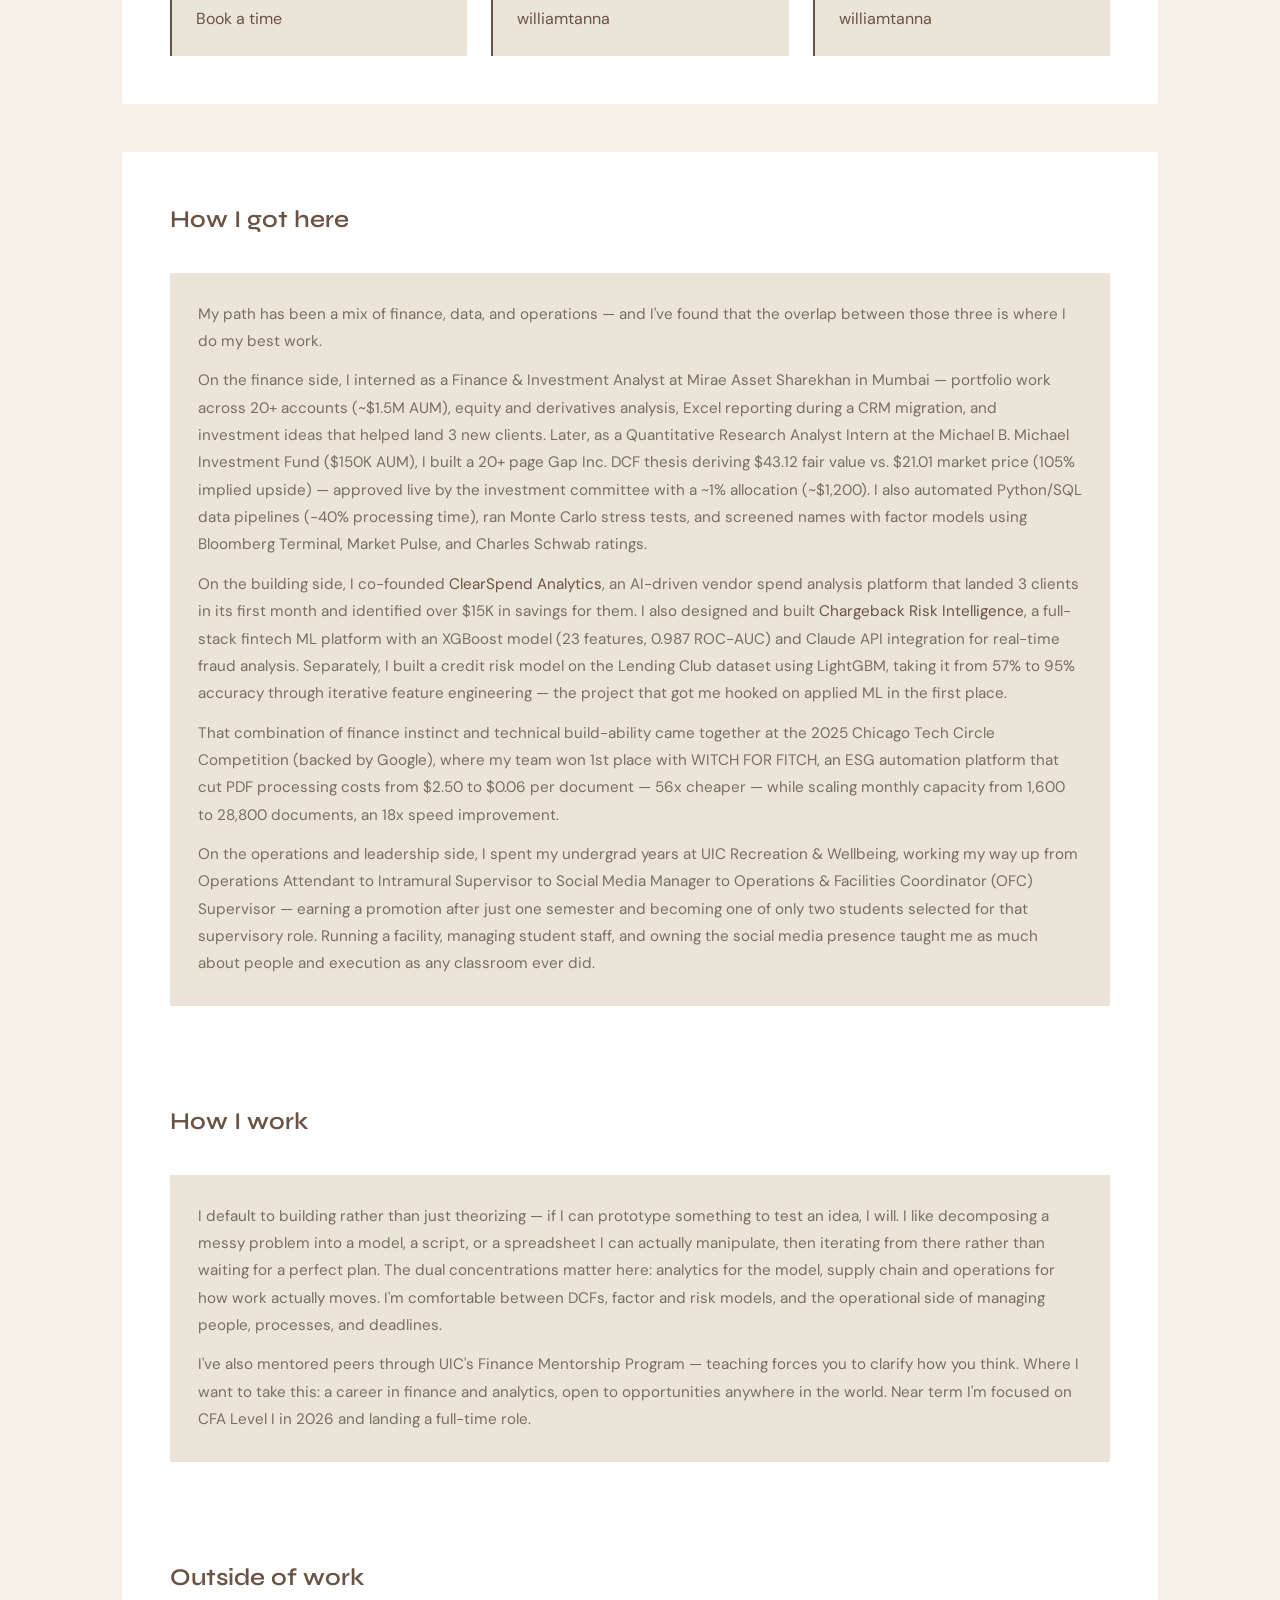
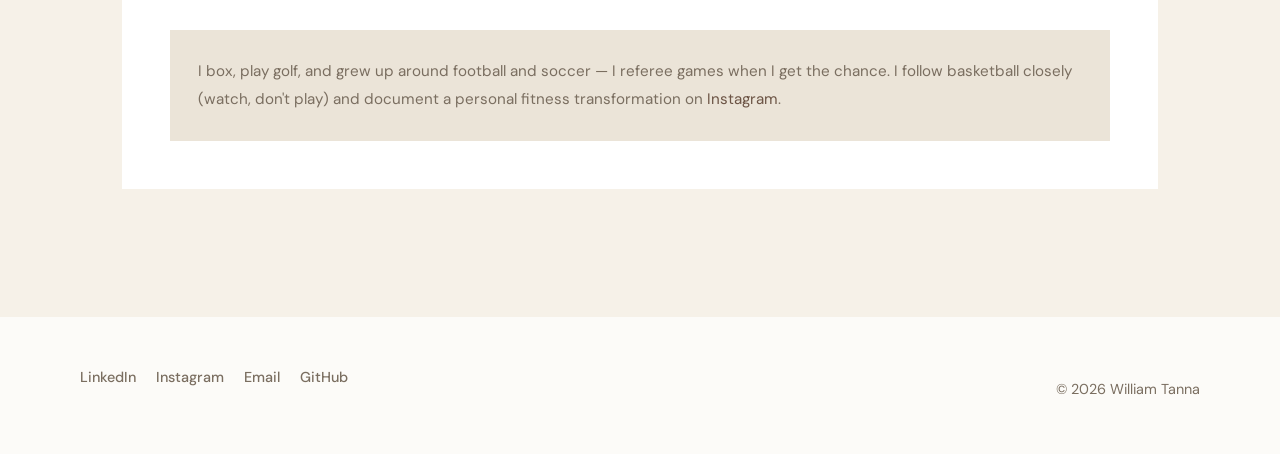
<file: about.html>
<!DOCTYPE html>
<html lang="en">
<head>
    <meta charset="UTF-8">
    <meta name="viewport" content="width=device-width, initial-scale=1.0">
    <title>About — William Tanna</title>
    <link rel="preconnect" href="https://fonts.googleapis.com">
    <link rel="preconnect" href="https://fonts.gstatic.com" crossorigin>
    <link href="https://fonts.googleapis.com/css2?family=Syne:wght@600;700;800&family=DM+Sans:wght@400;500;600;700&display=swap" rel="stylesheet">
    <link rel="stylesheet" href="css/site.css">
    <style>
        * { margin: 0; padding: 0; box-sizing: border-box; }
        /* tokens from css/site.css */
        :root {
            --black: var(--bg);
            --black-soft: var(--bg-soft);
            --black-card: var(--bg-elevated);
            --gold: var(--accent);
            --gold-light: var(--accent-bright);
            --gold-dark: var(--accent-2);
            --text: var(--text);
            --text-muted: var(--muted);
            --border: var(--border);
        }
        html { scroll-behavior: smooth; }
        body {
            font-family: var(--font-body, 'DM Sans', sans-serif);
            line-height: 1.7;
            color: var(--text);
            background: var(--black);
            overflow-x: hidden;
        }
        .page-transition {
            position: fixed; top: 0; left: 0; width: 100%; height: 100%;
            background: var(--black);
            z-index: 10000;
            display: flex; align-items: center; justify-content: center;
            opacity: 0; pointer-events: none;
            transition: opacity 0.4s ease;
        }
        .page-transition.active { opacity: 1; pointer-events: all; }
        .transition-content { text-align: center; }
        .tiger-runner { font-size: 4rem; color: var(--gold); }
        .loading-text { color: var(--gold); font-family: var(--font-display, Syne, sans-serif); font-size: 1rem; letter-spacing: 0.3em; margin-top: 1rem; }
        nav {
            position: fixed; top: 0; right: 0;
            z-index: 1000;
            padding: 1.5rem 2rem;
        }
        .nav-container {
            display: flex;
            justify-content: flex-end;
            align-items: center;
        }
        .logo { display: none; }
        .nav-plus {
            width: 48px; height: 48px;
            border-radius: 50%;
            background: #0a0a0a;
            color: white;
            border: none;
            font-size: 1.5rem;
            cursor: pointer;
            display: flex;
            align-items: center;
            justify-content: center;
            transition: transform 0.3s, background 0.3s;
        }
        .nav-plus:hover {
            background: #333;
            transform: rotate(90deg);
        }
        .nav-links {
            display: none;
            position: fixed;
            top: 0; right: 0; bottom: 0;
            width: 280px;
            background: #0a0a0a;
            flex-direction: column;
            padding: 5rem 2rem 2rem;
            gap: 1.5rem;
            list-style: none;
            box-shadow: -10px 0 40px rgba(0,0,0,0.3);
        }
        .nav-links.active { display: flex; }
        .nav-links a {
            color: #e5e5e5;
            text-decoration: none;
            font-size: 1rem;
            font-weight: 500;
            transition: color 0.2s;
        }
        .nav-links a:hover { color: var(--gold); }
        .menu-toggle { display: none; }
        .animate-on-scroll {
            opacity: 0;
            transform: translateY(40px);
            transition: opacity 0.8s cubic-bezier(0.4, 0, 0.2, 1), transform 0.8s cubic-bezier(0.4, 0, 0.2, 1);
        }
        .animate-on-scroll.visible {
            opacity: 1;
            transform: translateY(0);
        }
        .animate-delay-1 { transition-delay: 0.1s; }
        .animate-delay-2 { transition-delay: 0.2s; }
        .animate-delay-3 { transition-delay: 0.3s; }
        .page-header {
            margin-top: 60px;
            background: var(--black-soft);
            border-bottom: 1px solid var(--border);
            padding: 4rem 2rem;
            text-align: center;
        }
        .page-header h1 {
            font-family: var(--font-display, Syne, sans-serif);
            font-size: 2.75rem;
            font-weight: 600;
            color: var(--text);
            margin-bottom: 0.75rem;
        }
        .page-header p {
            font-size: 1rem;
            color: var(--text-muted);
            max-width: 560px;
            margin: 0 auto;
        }
        .container {
            max-width: 1100px;
            margin: 0 auto;
            padding: 4rem 2rem;
        }
        .about-grid {
            display: grid;
            grid-template-columns: 1fr 1.2fr;
            gap: 3rem;
            margin-bottom: 4rem;
        }
        .about-photo {
            background: var(--black-card);
            padding: 2rem;
            border: 1px solid var(--border);
            text-align: center;
        }
        .about-photo img {
            width: 100%;
            max-width: 360px;
            margin-bottom: 1rem;
        }
        .photo-caption {
            color: var(--text-muted);
            font-size: 0.85rem;
        }
        .about-summary {
            background: var(--black-card);
            padding: 2.5rem;
            border: 1px solid var(--border);
            display: flex;
            flex-direction: column;
            justify-content: center;
        }
        .about-summary h2 {
            font-family: var(--font-display, Syne, sans-serif);
            font-size: 1.75rem;
            font-weight: 600;
            color: var(--gold);
            margin-bottom: 1.5rem;
        }
        .about-summary p {
            margin-bottom: 1.25rem;
            line-height: 1.8;
            font-size: 1rem;
            color: var(--text-muted);
        }
        .details-section {
            background: var(--black-card);
            padding: 3rem;
            border: 1px solid var(--border);
            margin-bottom: 3rem;
        }
        .details-section h2 {
            font-family: var(--font-display, Syne, sans-serif);
            font-size: 1.5rem;
            font-weight: 600;
            color: var(--gold);
            margin-bottom: 2rem;
        }
        .details-grid {
            display: grid;
            grid-template-columns: repeat(auto-fit, minmax(280px, 1fr));
            gap: 1.5rem;
        }
        .detail-card {
            padding: 1.5rem;
            background: var(--black-soft);
            border-left: 2px solid var(--gold);
        }
        .detail-label {
            font-weight: 500;
            color: var(--text-muted);
            margin-bottom: 0.35rem;
            font-size: 0.75rem;
            text-transform: uppercase;
            letter-spacing: 0.1em;
        }
        .detail-value {
            color: var(--text);
            font-size: 1rem;
        }
        .detail-value a {
            color: var(--gold);
            text-decoration: none;
        }
        .detail-value a:hover { color: var(--gold-light); }
        .story-section {
            background: var(--black-card);
            padding: 3rem;
            border: 1px solid var(--border);
        }
        .story-section h2 {
            font-family: var(--font-display, Syne, sans-serif);
            font-size: 1.5rem;
            font-weight: 600;
            color: var(--gold);
            margin-bottom: 2rem;
        }
        .story-content { display: grid; gap: 1.5rem; }
        .story-block {
            padding: 1.75rem;
            background: var(--black-soft);
            border: 1px solid var(--border);
        }
        .story-block h3 {
            font-family: var(--font-display, Syne, sans-serif);
            font-size: 1.25rem;
            font-weight: 600;
            color: var(--gold);
            margin-bottom: 0.75rem;
        }
        .story-block p {
            line-height: 1.8;
            font-size: 0.95rem;
            color: var(--text-muted);
            margin-bottom: 0.75rem;
        }
        .story-block p:last-child { margin-bottom: 0; }
        .transformation-block {
            padding: 1.75rem;
            background: var(--black-soft);
            border: 1px solid var(--border);
            margin-top: 1.5rem;
        }
        .transformation-block h3 {
            font-family: var(--font-display, Syne, sans-serif);
            font-size: 1.25rem;
            font-weight: 600;
            color: var(--gold);
            margin-bottom: 0.75rem;
        }
        .transformation-block p {
            line-height: 1.8;
            font-size: 0.95rem;
            color: var(--text-muted);
        }
        .transformation-block a {
            color: var(--gold);
            text-decoration: none;
            margin-top: 0.5rem;
            display: inline-block;
        }
        .transformation-block a:hover { color: var(--gold-light); }
        footer {
            background: var(--black-soft);
            border-top: 1px solid var(--border);
            padding: 3rem 2rem;
            text-align: center;
            margin-top: 4rem;
        }
        .social-links {
            display: flex;
            justify-content: center;
            gap: 2rem;
            margin-bottom: 1.5rem;
        }
        .social-links a {
            color: var(--text-muted);
            font-size: 0.9rem;
            text-decoration: none;
            transition: color 0.25s;
        }
        .social-links a:hover { color: var(--gold); }
        footer p { font-size: 0.8rem; color: var(--text-muted); }
        @media (max-width: 768px) {
            .nav-links {
                display: none;
                position: fixed;
                top: 60px; left: 0; right: 0;
                background: var(--black);
                flex-direction: column;
                padding: 2rem;
                gap: 1rem;
                border-bottom: 1px solid var(--border);
            }
            .nav-links.active { display: flex; }
            .menu-toggle { display: block; }
            .page-header h1 { font-size: 2rem; }
            .about-grid { grid-template-columns: 1fr; }
            .details-grid { grid-template-columns: 1fr; }
        }
    
        .page-header { padding-top: calc(var(--nav-h) + 3rem) !important; }
        .chat-page { padding-top: calc(var(--nav-h) + 1rem); }
    </style>
</head>
<body>
    <div class="page-transition" id="pageTransition" aria-hidden="true">
        <div class="transition-wipe"></div>
        <div class="transition-content">
            <div class="transition-mark">WT</div>
            <div class="loading-text">Loading</div>
        </div>
    </div>

    <div class="site-nav-backdrop" id="siteNavBackdrop"></div>

    <header class="site-nav">
        <div class="site-nav-inner">
            <a href="/" class="site-brand" onclick="navigateWithAnimation(event, '/')">William <span>Tanna</span></a>
            <button type="button" class="site-nav-toggle" id="siteNavToggle" aria-label="Open menu" aria-expanded="false" aria-controls="siteNavLinks">+</button>
            <ul class="site-nav-links" id="siteNavLinks">
                <li><a href="/" onclick="navigateWithAnimation(event, '/')">Home</a></li>
                <li><a href="/about" class="active" onclick="navigateWithAnimation(event, '/about')">About</a></li>
                <li><a href="/resume" onclick="navigateWithAnimation(event, '/resume')">Resume</a></li>
                <li><a href="/projects" onclick="navigateWithAnimation(event, '/projects')">Projects</a></li>
                <li><a href="/courses" onclick="navigateWithAnimation(event, '/courses')">Courses</a></li>
                <li><a href="/goals" onclick="navigateWithAnimation(event, '/goals')">Goals</a></li>
                <li><a href="/chat" onclick="navigateWithAnimation(event, '/chat')">AI Chat</a></li>
            </ul>
        </div>
    </header>

    <section class="page-header animate-on-scroll">
        <h1>About Me</h1>
        <p>Finance and analytics graduate who likes building things as much as analyzing them.</p>
    </section>

    <div class="container">
        <div class="about-grid animate-on-scroll">
            <div class="about-photo">
                <img src="images/profile.png" alt="William Tanna">
                <p class="photo-caption">UIC · Cum Laude · CFA Level I Candidate</p>
            </div>
            <div class="about-summary">
                <h2>I'm William Tanna</h2>
                <p>I'm a recent finance and analytics graduate who likes building things as much as I like analyzing them.</p>
                <p>I graduated Cum Laude from the University of Illinois Chicago in May 2026 with dual degrees in Finance and Information &amp; Decision Sciences, concentrations in Business Analytics and Supply Chain &amp; Operations, and six semesters on the Dean's List. I'm a CFA Level I candidate, sitting for the exam in November 2026.</p>
                <p>I've worked across two markets — Indian equities and derivatives in Mumbai, then a live U.S. student investment fund — and I keep stacking practical credentials on the side (AWS Academy Data Engineering, SAP Global Trade Services basics, financial modeling foundations).</p>
            </div>
        </div>

        <div class="details-section animate-on-scroll">
            <h2>At a glance</h2>
            <div class="details-grid">
                <div class="detail-card">
                    <div class="detail-label">Location</div>
                    <div class="detail-value">Chicago, Illinois</div>
                </div>
                <div class="detail-card">
                    <div class="detail-label">Education</div>
                    <div class="detail-value">UIC · Cum Laude · May 2026</div>
                </div>
                <div class="detail-card">
                    <div class="detail-label">Degrees</div>
                    <div class="detail-value">Finance &amp; IDS</div>
                </div>
                <div class="detail-card">
                    <div class="detail-label">Concentrations</div>
                    <div class="detail-value">Business Analytics · Supply Chain &amp; Operations</div>
                </div>
                <div class="detail-card">
                    <div class="detail-label">CFA</div>
                    <div class="detail-value">Level I · Nov 2026 exam</div>
                </div>
                <div class="detail-card">
                    <div class="detail-label">Email</div>
                    <div class="detail-value"><a href="mailto:william@williamtanna.com">william@williamtanna.com</a></div>
                </div>
                <div class="detail-card">
                    <div class="detail-label">Schedule</div>
                    <div class="detail-value"><a href="https://calendar.app.google/wy9wTxMS2nM8jsvWA" target="_blank" rel="noopener">Book a time</a></div>
                </div>
                <div class="detail-card">
                    <div class="detail-label">LinkedIn</div>
                    <div class="detail-value"><a href="https://linkedin.com/in/williamtanna" target="_blank" rel="noopener">williamtanna</a></div>
                </div>
                <div class="detail-card">
                    <div class="detail-label">GitHub</div>
                    <div class="detail-value"><a href="https://github.com/williamtanna2824" target="_blank" rel="noopener">williamtanna</a></div>
                </div>
            </div>
        </div>

        <div class="story-section animate-on-scroll">
            <h2>How I got here</h2>
            <div class="story-content">
                <div class="story-block">
                    <p>My path has been a mix of finance, data, and operations — and I've found that the overlap between those three is where I do my best work.</p>
                    <p>On the finance side, I interned as a Finance &amp; Investment Analyst at Mirae Asset Sharekhan in Mumbai — portfolio work across 20+ accounts (~$1.5M AUM), equity and derivatives analysis, Excel reporting during a CRM migration, and investment ideas that helped land 3 new clients. Later, as a Quantitative Research Analyst Intern at the Michael B. Michael Investment Fund ($150K AUM), I built a 20+ page Gap Inc. DCF thesis deriving $43.12 fair value vs. $21.01 market price (105% implied upside) — approved live by the investment committee with a ~1% allocation (~$1,200). I also automated Python/SQL data pipelines (−40% processing time), ran Monte Carlo stress tests, and screened names with factor models using Bloomberg Terminal, Market Pulse, and Charles Schwab ratings.</p>
                    <p>On the building side, I co-founded <a href="https://github.com/williamtanna2824/ClearSpend-Analytics" target="_blank" rel="noopener">ClearSpend Analytics</a>, an AI-driven vendor spend analysis platform that landed 3 clients in its first month and identified over $15K in savings for them. I also designed and built <a href="https://github.com/williamtanna2824/chargeback-risk-model" target="_blank" rel="noopener">Chargeback Risk Intelligence</a>, a full-stack fintech ML platform with an XGBoost model (23 features, 0.987 ROC-AUC) and Claude API integration for real-time fraud analysis. Separately, I built a credit risk model on the Lending Club dataset using LightGBM, taking it from 57% to 95% accuracy through iterative feature engineering — the project that got me hooked on applied ML in the first place.</p>
                    <p>That combination of finance instinct and technical build-ability came together at the 2025 Chicago Tech Circle Competition (backed by Google), where my team won 1st place with WITCH FOR FITCH, an ESG automation platform that cut PDF processing costs from $2.50 to $0.06 per document — 56x cheaper — while scaling monthly capacity from 1,600 to 28,800 documents, an 18x speed improvement.</p>
                    <p>On the operations and leadership side, I spent my undergrad years at UIC Recreation &amp; Wellbeing, working my way up from Operations Attendant to Intramural Supervisor to Social Media Manager to Operations &amp; Facilities Coordinator (OFC) Supervisor — earning a promotion after just one semester and becoming one of only two students selected for that supervisory role. Running a facility, managing student staff, and owning the social media presence taught me as much about people and execution as any classroom ever did.</p>
                </div>
            </div>
        </div>

        <div class="story-section animate-on-scroll">
            <h2>How I work</h2>
            <div class="story-content">
                <div class="story-block">
                    <p>I default to building rather than just theorizing — if I can prototype something to test an idea, I will. I like decomposing a messy problem into a model, a script, or a spreadsheet I can actually manipulate, then iterating from there rather than waiting for a perfect plan. The dual concentrations matter here: analytics for the model, supply chain and operations for how work actually moves. I'm comfortable between DCFs, factor and risk models, and the operational side of managing people, processes, and deadlines.</p>
                    <p>I've also mentored peers through UIC's Finance Mentorship Program — teaching forces you to clarify how you think. Where I want to take this: a career in finance and analytics, open to opportunities anywhere in the world. Near term I'm focused on CFA Level I in 2026 and landing a full-time role.</p>
                </div>
            </div>
        </div>

        <div class="story-section animate-on-scroll">
            <h2>Outside of work</h2>
            <div class="story-content">
                <div class="story-block">
                    <p>I box, play golf, and grew up around football and soccer — I referee games when I get the chance. I follow basketball closely (watch, don't play) and document a personal fitness transformation on <a href="https://instagram.com/williamtannaa" target="_blank" rel="noopener">Instagram</a>.</p>
                </div>
            </div>
        </div>
    </div>

    <footer class="site-footer">
        <div class="site-footer-inner">
            <div class="social-links">
                <a href="https://linkedin.com/in/williamtanna" target="_blank" rel="noopener">LinkedIn</a>
                <a href="https://instagram.com/williamtannaa" target="_blank" rel="noopener">Instagram</a>
                <a href="mailto:william@williamtanna.com">Email</a>
                <a href="https://github.com/williamtanna2824" target="_blank" rel="noopener">GitHub</a>
            </div>
            <p>© 2026 William Tanna</p>
        </div>
    </footer>

    <script src="js/site.js"></script>

</body>
</html>
</file>
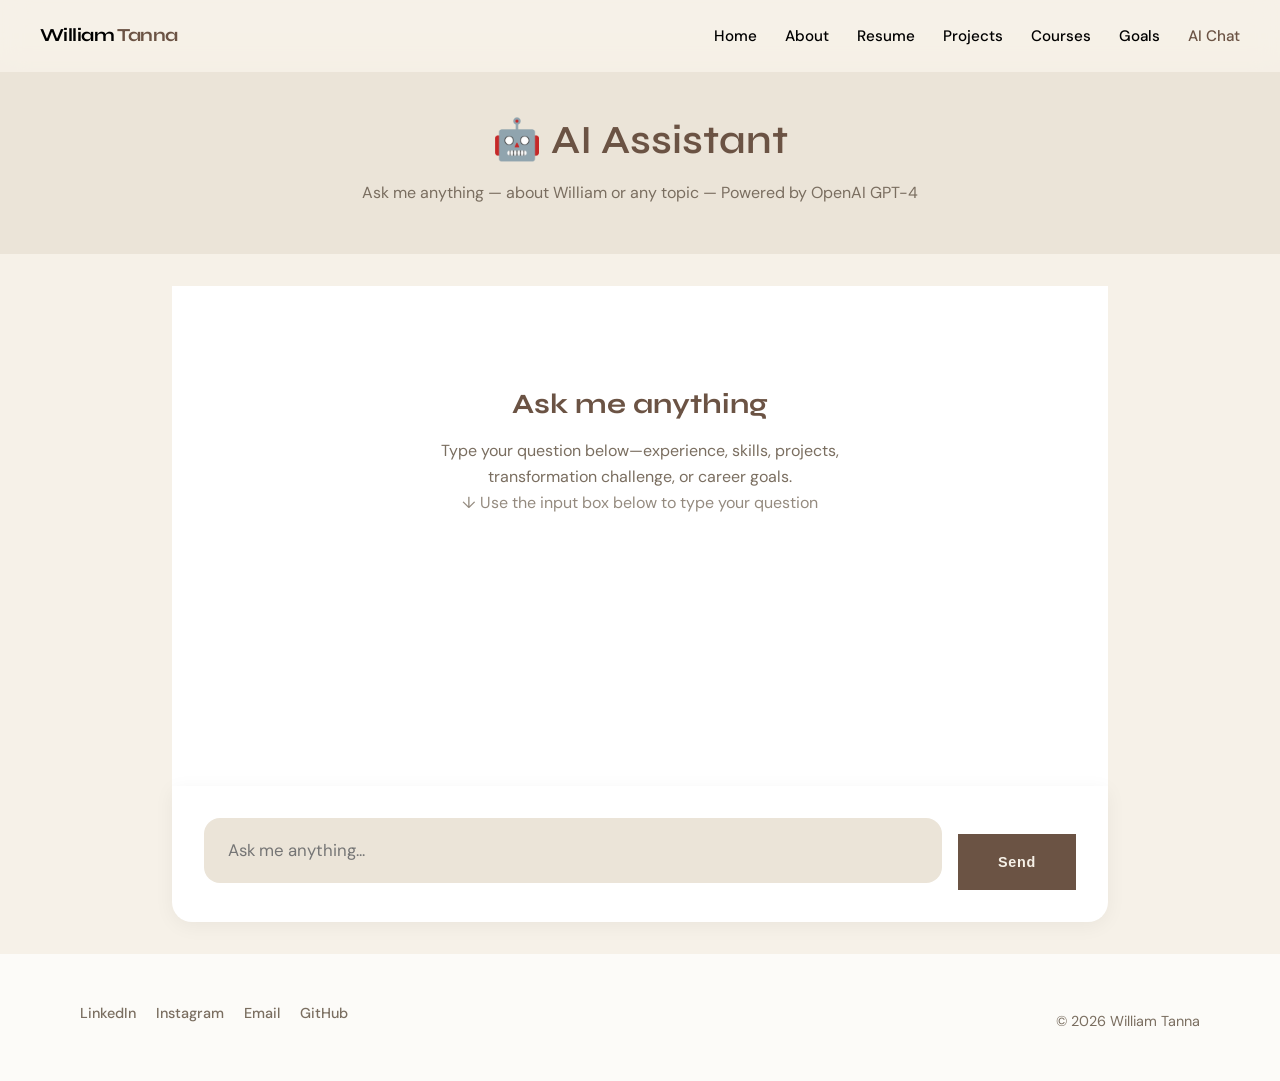
<file: chat.html>
<!DOCTYPE html>
<html lang="en">
<head>
    <meta charset="UTF-8">
    <meta name="viewport" content="width=device-width, initial-scale=1.0">
    <title>AI Chat — William Tanna</title>
    <link rel="preconnect" href="https://fonts.googleapis.com">
    <link rel="preconnect" href="https://fonts.gstatic.com" crossorigin>
    <link href="https://fonts.googleapis.com/css2?family=Syne:wght@600;700;800&family=DM+Sans:wght@400;500;600;700&display=swap" rel="stylesheet">
    <link rel="stylesheet" href="css/site.css">
    <style>
        * { margin: 0; padding: 0; box-sizing: border-box; }
        /* tokens from css/site.css */
        :root {
            --black: var(--bg);
            --black-soft: var(--bg-soft);
            --black-card: var(--bg-elevated);
            --gold: var(--accent);
            --gold-light: var(--accent-bright);
            --gold-dark: var(--accent-2);
            --text: var(--text);
            --text-muted: var(--muted);
            --border: var(--border);
        }
        html { scroll-behavior: smooth; }
        body {
            font-family: var(--font-body, 'DM Sans', sans-serif);
            line-height: 1.6;
            color: var(--text);
            background: var(--black);
            overflow-x: hidden;
        }
        nav {
            position: fixed; top: 0; width: 100%;
            background: rgba(10, 10, 10, 0.92);
            backdrop-filter: blur(12px);
            border-bottom: 1px solid var(--border);
            z-index: 1000;
        }
        .nav-container {
            max-width: 1100px; margin: 0 auto;
            padding: 1.25rem 2rem;
            display: flex; justify-content: space-between; align-items: center;
        }
        .logo {
            font-family: var(--font-display, Syne, sans-serif);
            font-size: 1.75rem; font-weight: 600;
            color: var(--gold); text-decoration: none;
        }
        .nav-links { display: flex; gap: 2.5rem; list-style: none; }
        .nav-links a {
            color: var(--text-muted);
            text-decoration: none;
            font-size: 0.875rem;
            font-weight: 500;
            transition: color 0.2s;
        }
        .nav-links a:hover, .nav-links a.active { color: var(--gold); }
        .ai-nav-link {
            color: var(--gold) !important;
            border: 1px solid var(--border);
            padding: 0.4rem 0.9rem;
        }
        .menu-toggle {
            display: none;
            background: none; border: none;
            color: var(--gold); font-size: 1.5rem; cursor: pointer;
        }
        .chat-page {
            margin-top: 60px;
            min-height: calc(100vh - 60px);
            display: flex;
            flex-direction: column;
            background: var(--black);
        }
        .chat-header {
            background: var(--black-soft);
            border-bottom: 1px solid var(--border);
            color: var(--text);
            padding: 3rem 2rem;
            text-align: center;
        }
        .chat-header h1 {
            font-family: var(--font-display, Syne, sans-serif);
            font-size: 2.5rem;
            font-weight: 600;
            color: var(--gold);
            margin-bottom: 0.5rem;
        }
        .chat-header p {
            font-size: 1rem;
            color: var(--text-muted);
        }
        .chat-main {
            flex: 1;
            max-width: 1000px;
            width: 100%;
            margin: 0 auto;
            padding: 2rem;
            display: flex;
            flex-direction: column;
        }
        .chat-messages-container {
            flex: 1;
            overflow-y: auto;
            padding: 2rem;
            background: var(--black-card);
            border: 1px solid var(--border);
            min-height: 500px;
            max-height: calc(100vh - 400px);
        }
        .welcome-screen {
            text-align: center;
            padding: 4rem 2rem;
        }
        .welcome-screen h2 {
            font-family: var(--font-display, Syne, sans-serif);
            font-size: 1.75rem;
            color: var(--gold);
            margin-bottom: 0.75rem;
        }
        .welcome-screen p {
            font-size: 1rem;
            color: var(--text-muted);
            max-width: 480px;
            margin: 0 auto;
        }
        .input-prompt {
            margin-top: 2rem;
            font-size: 0.9rem;
            color: var(--text-muted);
            opacity: 0.8;
        }
        .chat-messages-list {
            display: flex;
            flex-direction: column;
            gap: 1.5rem;
        }
        .message { animation: messageSlideIn 0.3s ease; }
        @keyframes messageSlideIn {
            from { opacity: 0; transform: translateY(10px); }
            to { opacity: 1; transform: translateY(0); }
        }
        .message.user { display: flex; justify-content: flex-end; }
        .message.bot { display: flex; justify-content: flex-start; align-items: flex-start; gap: 0.75rem; }
        .message-avatar {
            width: 40px;
            height: 40px;
            border-radius: 50%;
            object-fit: cover;
            flex-shrink: 0;
            border: 2px solid var(--gold);
        }
        .message-bubble {
            max-width: 75%;
            padding: 1.25rem 1.5rem;
            line-height: 1.6;
        }
        .message.user .message-bubble {
            background: var(--gold);
            color: var(--black);
        }
        .message.bot .message-bubble {
            background: var(--black-soft);
            border: 1px solid var(--border);
            color: var(--text);
        }

        .highlight-stat {
            font-weight: 800;
            color: var(--gold);
            font-size: 1.1em;
        }

        .highlight-money {
            font-weight: 800;
            color: var(--gold);
            font-size: 1.1em;
        }

        .highlight-number {
            font-weight: 700;
            color: var(--gold);
        }

        .highlight-keyword {
            color: var(--gold);
            font-weight: 700;
        }

        .typing-indicator {
            display: flex;
            gap: 0.5rem;
            padding: 1rem 1.5rem;
        }

        .typing-dot {
            width: 10px;
            height: 10px;
            border-radius: 50%;
            background: var(--gold);
            animation: typingAnimation 1.4s ease-in-out infinite;
        }

        .typing-dot:nth-child(1) { animation-delay: 0s; }
        .typing-dot:nth-child(2) { animation-delay: 0.2s; }
        .typing-dot:nth-child(3) { animation-delay: 0.4s; }

        @keyframes typingAnimation {
            0%, 60%, 100% {
                transform: translateY(0);
                opacity: 0.5;
            }
            30% {
                transform: translateY(-10px);
                opacity: 1;
            }
        }

        .chat-input-area {
            background: var(--black-card);
            border: 1px solid var(--border);
            border-top: none;
            padding: 2rem;
            border-radius: 0 0 20px 20px;
            box-shadow: 0 4px 20px rgba(0, 0, 0, 0.05);
            display: flex;
            gap: 1rem;
            align-items: flex-end;
        }

        .input-wrapper {
            flex: 1;
        }

        .chat-input {
            width: 100%;
            padding: 1.25rem 1.5rem;
            background: var(--black-soft);
            color: var(--text);
            border: 1px solid var(--border);
            border-radius: 16px;
            font-size: 1.05rem;
            outline: none;
            transition: all 0.3s;
            resize: none;
            font-family: inherit;
            line-height: 1.5;
            max-height: 150px;
        }

        .chat-input:focus {
            border-color: var(--gold);
            box-shadow: 0 0 0 2px rgba(212, 175, 55, 0.2);
        }

        .send-btn {
            padding: 1.25rem 2.5rem;
            background: var(--gold);
            color: var(--black);
            border: none;
            font-weight: 600;
            font-size: 0.9rem;
            letter-spacing: 0.05em;
            cursor: pointer;
            transition: all 0.25s ease;
            white-space: nowrap;
        }

        .send-btn:hover {
            background: var(--gold-light);
        }

        .send-btn:disabled {
            opacity: 0.5;
            cursor: not-allowed;
            transform: none;
        }

        /* Footer */
        footer {
            background: var(--black-soft);
            border-top: 1px solid var(--border);
            color: var(--text-muted);
            padding: 2rem;
            text-align: center;
        }

        .social-links {
            display: flex;
            justify-content: center;
            gap: 2rem;
            margin-bottom: 1rem;
        }

        .social-links a {
            color: var(--text-muted);
            font-size: 0.9rem;
            transition: color 0.25s;
            text-decoration: none;
        }

        .social-links a:hover {
            color: var(--gold);
        }
        footer p { font-size: 0.8rem; color: var(--text-muted); }

        /* Scrollbar */
        .chat-messages-container::-webkit-scrollbar {
            width: 8px;
        }

        .chat-messages-container::-webkit-scrollbar-track {
            background: var(--black-soft);
        }

        .chat-messages-container::-webkit-scrollbar-thumb {
            background: var(--gold);
        }

        /* Responsive */
        @media (max-width: 768px) {
            .nav-links {
                display: none;
                position: fixed;
                top: 60px;
                left: 0;
                right: 0;
                background: var(--black);
                flex-direction: column;
                padding: 2rem;
                gap: 1rem;
            }

            .nav-links.active {
                display: flex;
            }

            .menu-toggle {
                display: block;
            }

            .chat-header h1 {
                font-size: 2rem;
            }

            .suggested-questions {
                grid-template-columns: 1fr;
            }

            .message-bubble {
                max-width: 85%;
            }

            .chat-input-area {
                flex-direction: column;
            }

            .send-btn {
                width: 100%;
            }
        }
    </style>
</head>
<body>
    <div class="page-transition" id="pageTransition" aria-hidden="true">
        <div class="transition-wipe"></div>
        <div class="transition-content">
            <div class="transition-mark">WT</div>
            <div class="loading-text">Loading</div>
        </div>
    </div>

    <div class="site-nav-backdrop" id="siteNavBackdrop"></div>

        <header class="site-nav">
        <div class="site-nav-inner">
            <a href="/" class="site-brand" onclick="navigateWithAnimation(event, '/')">William <span>Tanna</span></a>
            <button type="button" class="site-nav-toggle" id="siteNavToggle" aria-label="Open menu" aria-expanded="false" aria-controls="siteNavLinks">+</button>
            <ul class="site-nav-links" id="siteNavLinks">
                <li><a href="/" onclick="navigateWithAnimation(event, '/')">Home</a></li>
                <li><a href="/about" onclick="navigateWithAnimation(event, '/about')">About</a></li>
                <li><a href="/resume" onclick="navigateWithAnimation(event, '/resume')">Resume</a></li>
                <li><a href="/projects" onclick="navigateWithAnimation(event, '/projects')">Projects</a></li>
                <li><a href="/courses" onclick="navigateWithAnimation(event, '/courses')">Courses</a></li>
                <li><a href="/goals" onclick="navigateWithAnimation(event, '/goals')">Goals</a></li>
                <li><a href="/chat" class="active" onclick="navigateWithAnimation(event, '/chat')">AI Chat</a></li>
            </ul>
        </div>
    </header>

    <!-- Chat Page -->
    <div class="chat-page">
        <div class="chat-header">
            <h1>🤖 AI Assistant</h1>
            <p>Ask me anything — about William or any topic — Powered by OpenAI GPT-4</p>
        </div>

        <div class="chat-main">
            <div class="chat-messages-container" id="chatMessages">
                <div class="welcome-screen" id="welcomeScreen">
                    <h2>Ask me anything</h2>
                    <p>Type your question below—experience, skills, projects, transformation challenge, or career goals.</p>
                    <p class="input-prompt">↓ Use the input box below to type your question</p>
                </div>
                <div class="chat-messages-list" id="messagesList"></div>
            </div>

            <div class="chat-input-area">
                <div class="input-wrapper">
                    <textarea 
                        class="chat-input" 
                        id="chatInput" 
                        placeholder="Ask me anything..." 
                        rows="1"
                        onkeydown="handleKeyDown(event)"
                    ></textarea>
                </div>
                <button class="send-btn" id="sendBtn" onclick="sendMessage()">
                    Send
                </button>
            </div>
        </div>
    </div>

        <footer class="site-footer">
        <div class="site-footer-inner">
            <div class="social-links">
                <a href="https://linkedin.com/in/williamtanna" target="_blank" rel="noopener">LinkedIn</a>
                <a href="https://instagram.com/williamtannaa" target="_blank" rel="noopener">Instagram</a>
                <a href="mailto:william@williamtanna.com">Email</a>
                <a href="https://github.com/williamtanna2824" target="_blank" rel="noopener">GitHub</a>
            </div>
            <p>© 2026 William Tanna</p>
        </div>
    </footer>

    <script src="js/site.js"></script>
    <script>
        // Auto-resize textarea
        const textarea = document.getElementById('chatInput');
        textarea.addEventListener('input', function() {
            this.style.height = 'auto';
            this.style.height = Math.min(this.scrollHeight, 150) + 'px';
        });

        // Handle Enter key
        function handleKeyDown(event) {
            if (event.key === 'Enter' && !event.shiftKey) {
                event.preventDefault();
                sendMessage();
            }
        }

        // Add message to chat
        function addMessage(text, sender) {
            const messagesList = document.getElementById('messagesList');
            const messageDiv = document.createElement('div');
            const id = 'msg-' + Date.now();
            messageDiv.id = id;
            messageDiv.className = `message ${sender}`;
            if (sender === 'bot') {
                messageDiv.innerHTML = `<img class="message-avatar" src="images/profile.png" alt="William"><div class="message-bubble">${text}</div>`;
            } else {
                messageDiv.innerHTML = `<div class="message-bubble">${text}</div>`;
            }
            messagesList.appendChild(messageDiv);
            
            // Scroll to bottom
            const container = document.getElementById('chatMessages');
            container.scrollTop = container.scrollHeight;
            
            // Hide welcome screen after first message
            const welcomeScreen = document.getElementById('welcomeScreen');
            if (welcomeScreen && messagesList.children.length > 0) {
                welcomeScreen.style.display = 'none';
            }
            
            return id;
        }

        async function sendMessage() {
            const input = document.getElementById('chatInput');
            const sendBtn = document.getElementById('sendBtn');
            const message = input.value.trim();
            
            if (!message) return;

            // Disable input
            sendBtn.disabled = true;
            sendBtn.textContent = 'Sending...';

            // Add user message
            addMessage(message, 'user');
            input.value = '';
            input.style.height = 'auto';

            // Add typing indicator
            const typingId = addMessage('<div class="typing-indicator"><div class="typing-dot"></div><div class="typing-dot"></div><div class="typing-dot"></div></div>', 'bot');

            try {
                // Call backend API (API key is stored securely in backend .env)
                // Production: Replace with your Render backend URL (e.g. https://william-tanna-chat.onrender.com)
                const PRODUCTION_API = 'https://william-tanna-chat.onrender.com';
                const API_BASE = window.location.hostname === 'localhost' || window.location.hostname === '127.0.0.1'
                    ? 'http://localhost:8000'
                    : PRODUCTION_API;
                const apiUrl = `${API_BASE}/api/chat`;

                const response = await fetch(apiUrl, {
                    method: 'POST',
                    headers: { 'Content-Type': 'application/json' },
                    body: JSON.stringify({ message: message })
                });

                const data = await response.json();
                
                // Remove typing indicator
                document.getElementById(typingId).remove();

                if (data.success && data.response) {
                    addMessage(data.response, 'bot');
                } else if (data.detail) {
                    addMessage('Sorry, ' + (typeof data.detail === 'string' ? data.detail : data.detail.detail || 'something went wrong.'), 'bot');
                } else {
                    addMessage('Sorry, I couldn\'t process that request.', 'bot');
                }
            } catch (error) {
                document.getElementById(typingId).remove();
                console.error('Error:', error);
                const isLocal = window.location.hostname === 'localhost' || window.location.hostname === '127.0.0.1';
                const errMsg = isLocal
                    ? 'Sorry, I can\'t connect to the AI. Make sure: (1) You\'re viewing at <strong>http://localhost:8080</strong> (run: python3 -m http.server 8080). (2) The backend is running: <code>cd backend && uvicorn main:app --port 8000</code>'
                    : 'Sorry, I can\'t connect to the AI right now. Please try again in a moment.';
                addMessage(errMsg, 'bot');
            } finally {
                // Re-enable input
                sendBtn.disabled = false;
                sendBtn.textContent = 'Send';
                input.focus();
            }
        }

        </script>
</body>
</html>
</file>
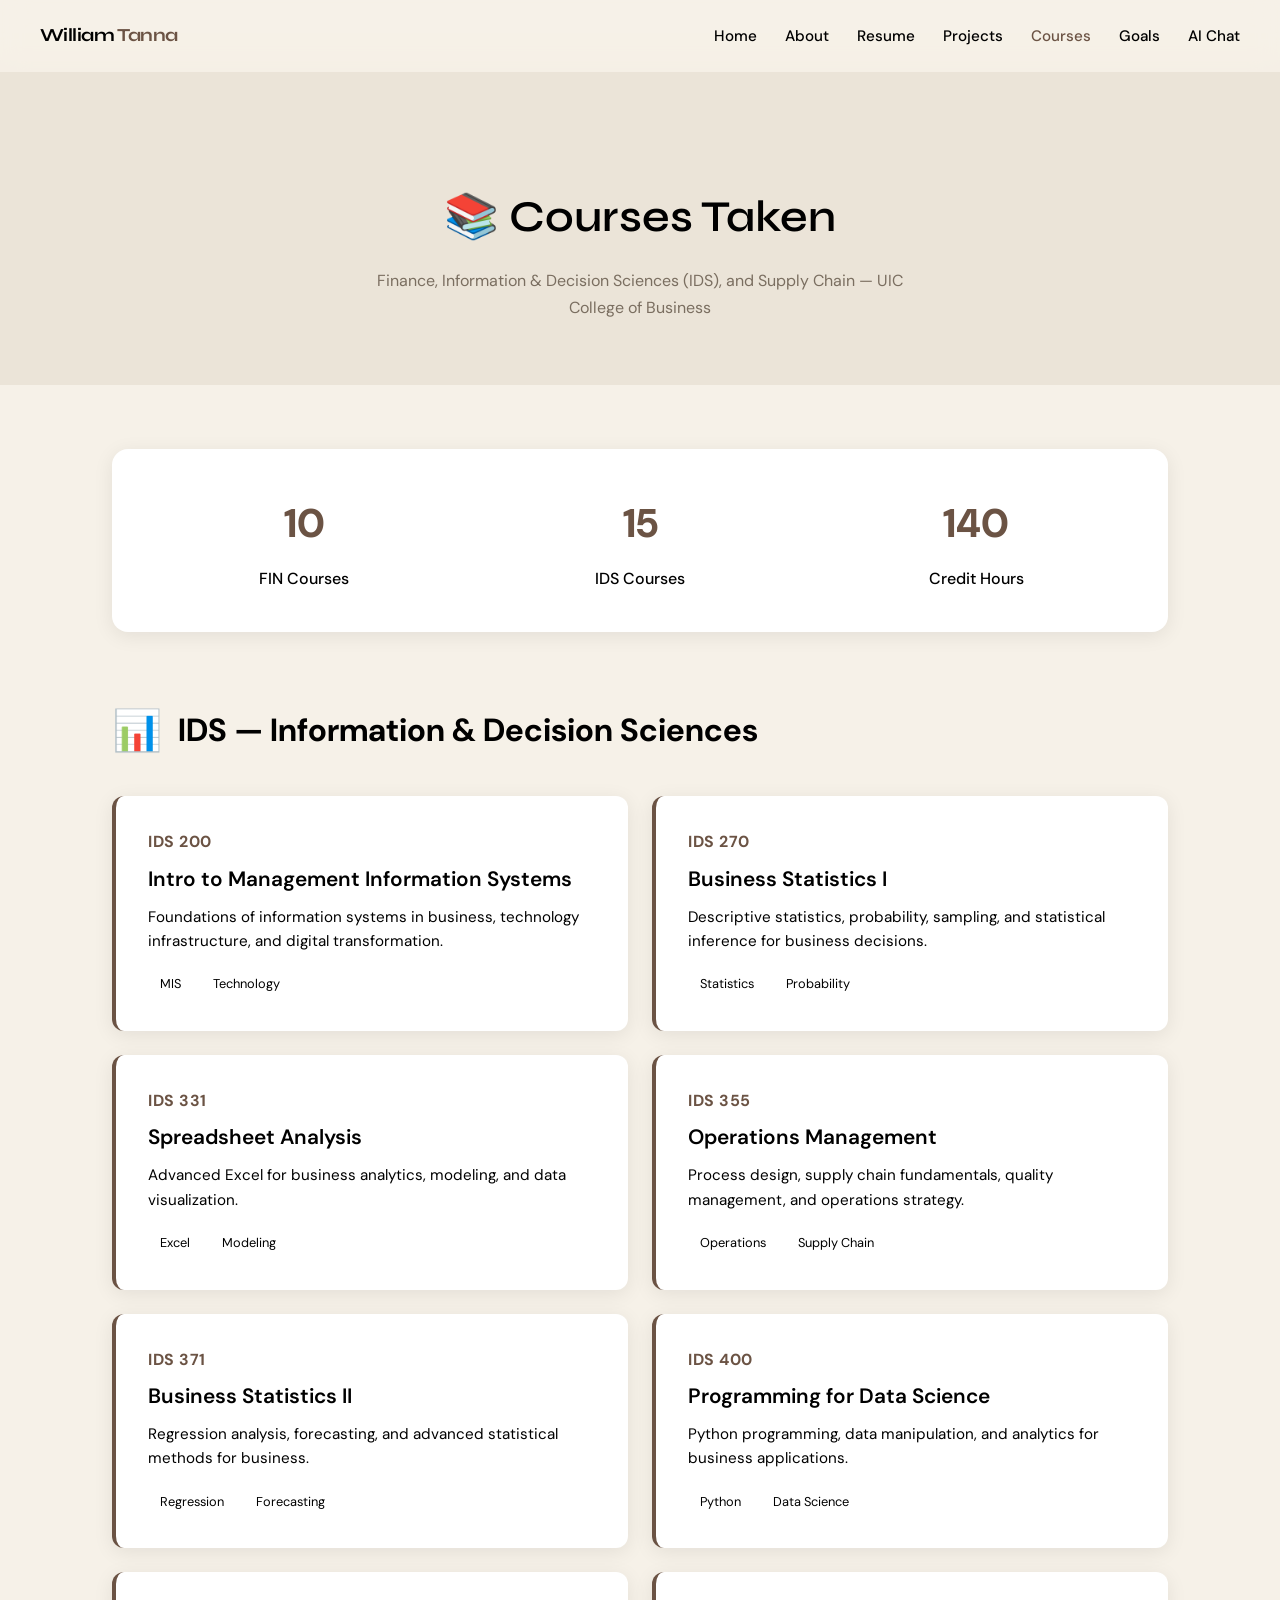
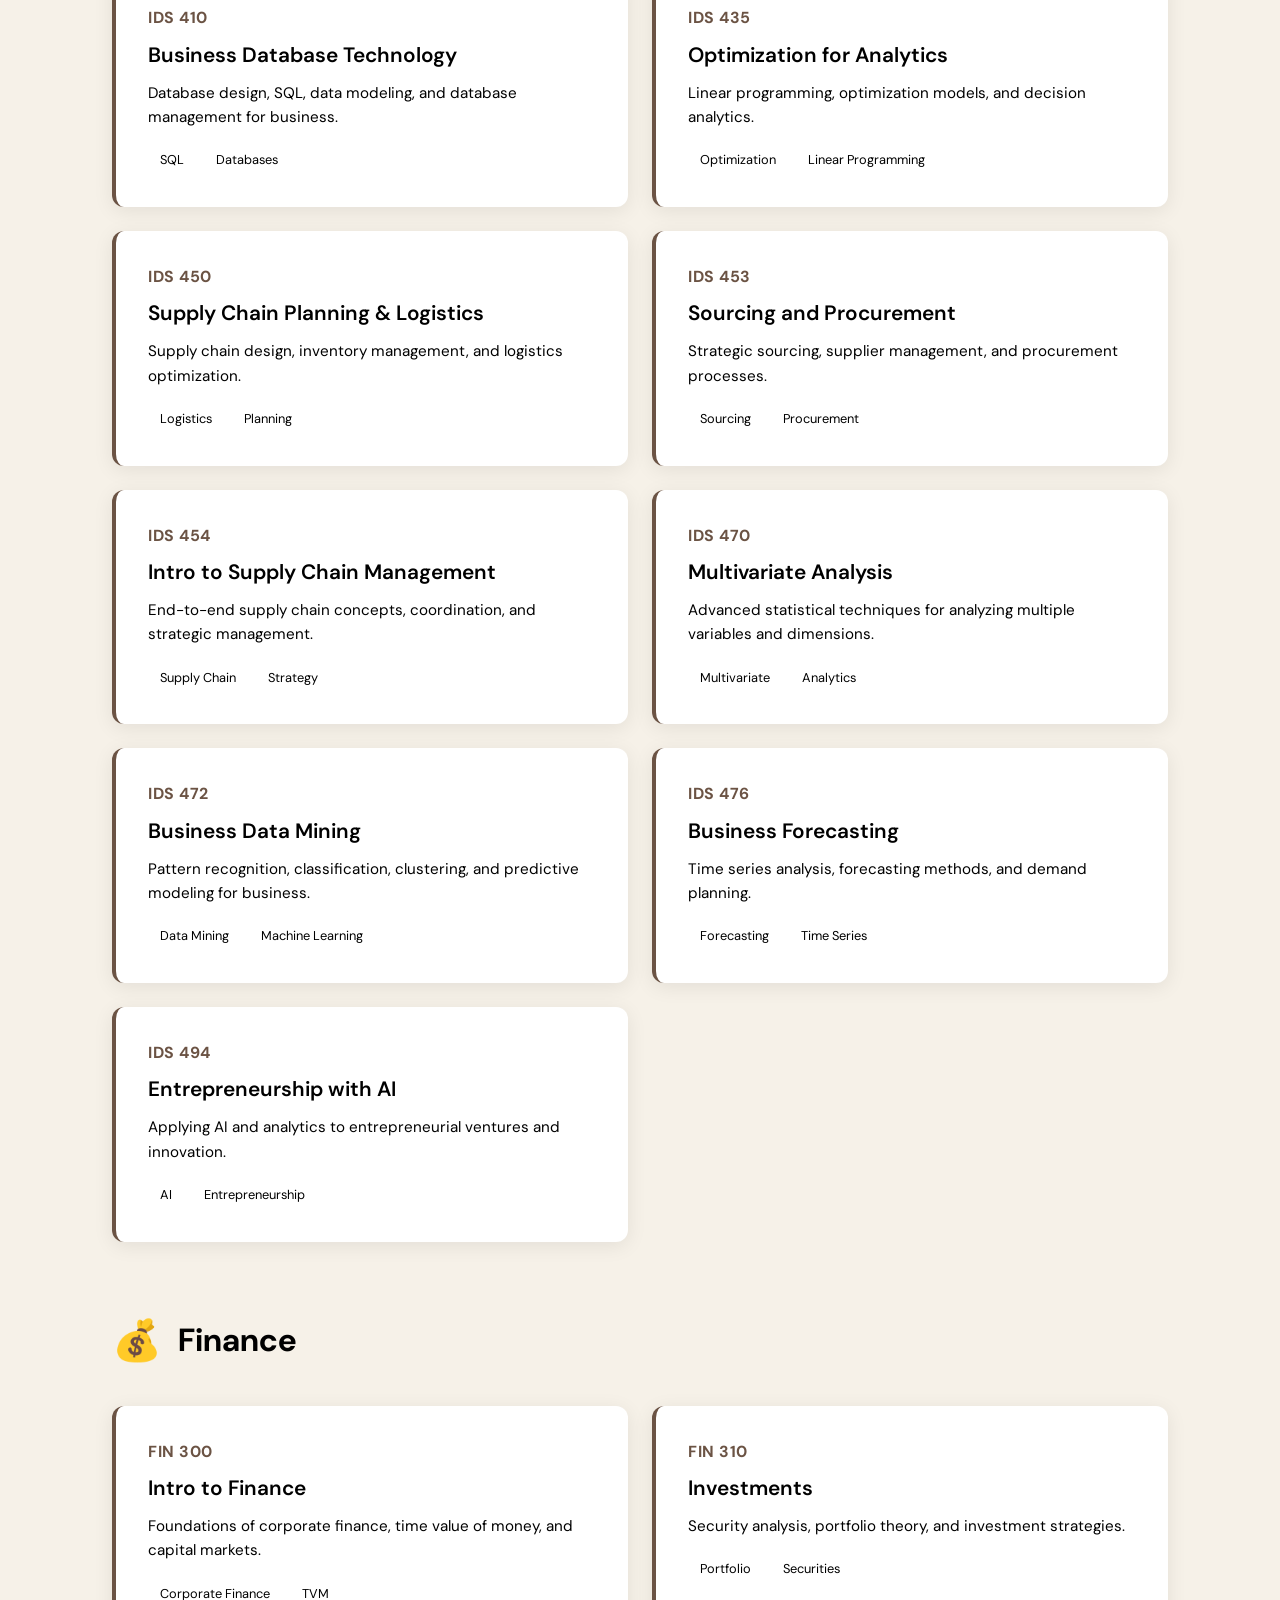
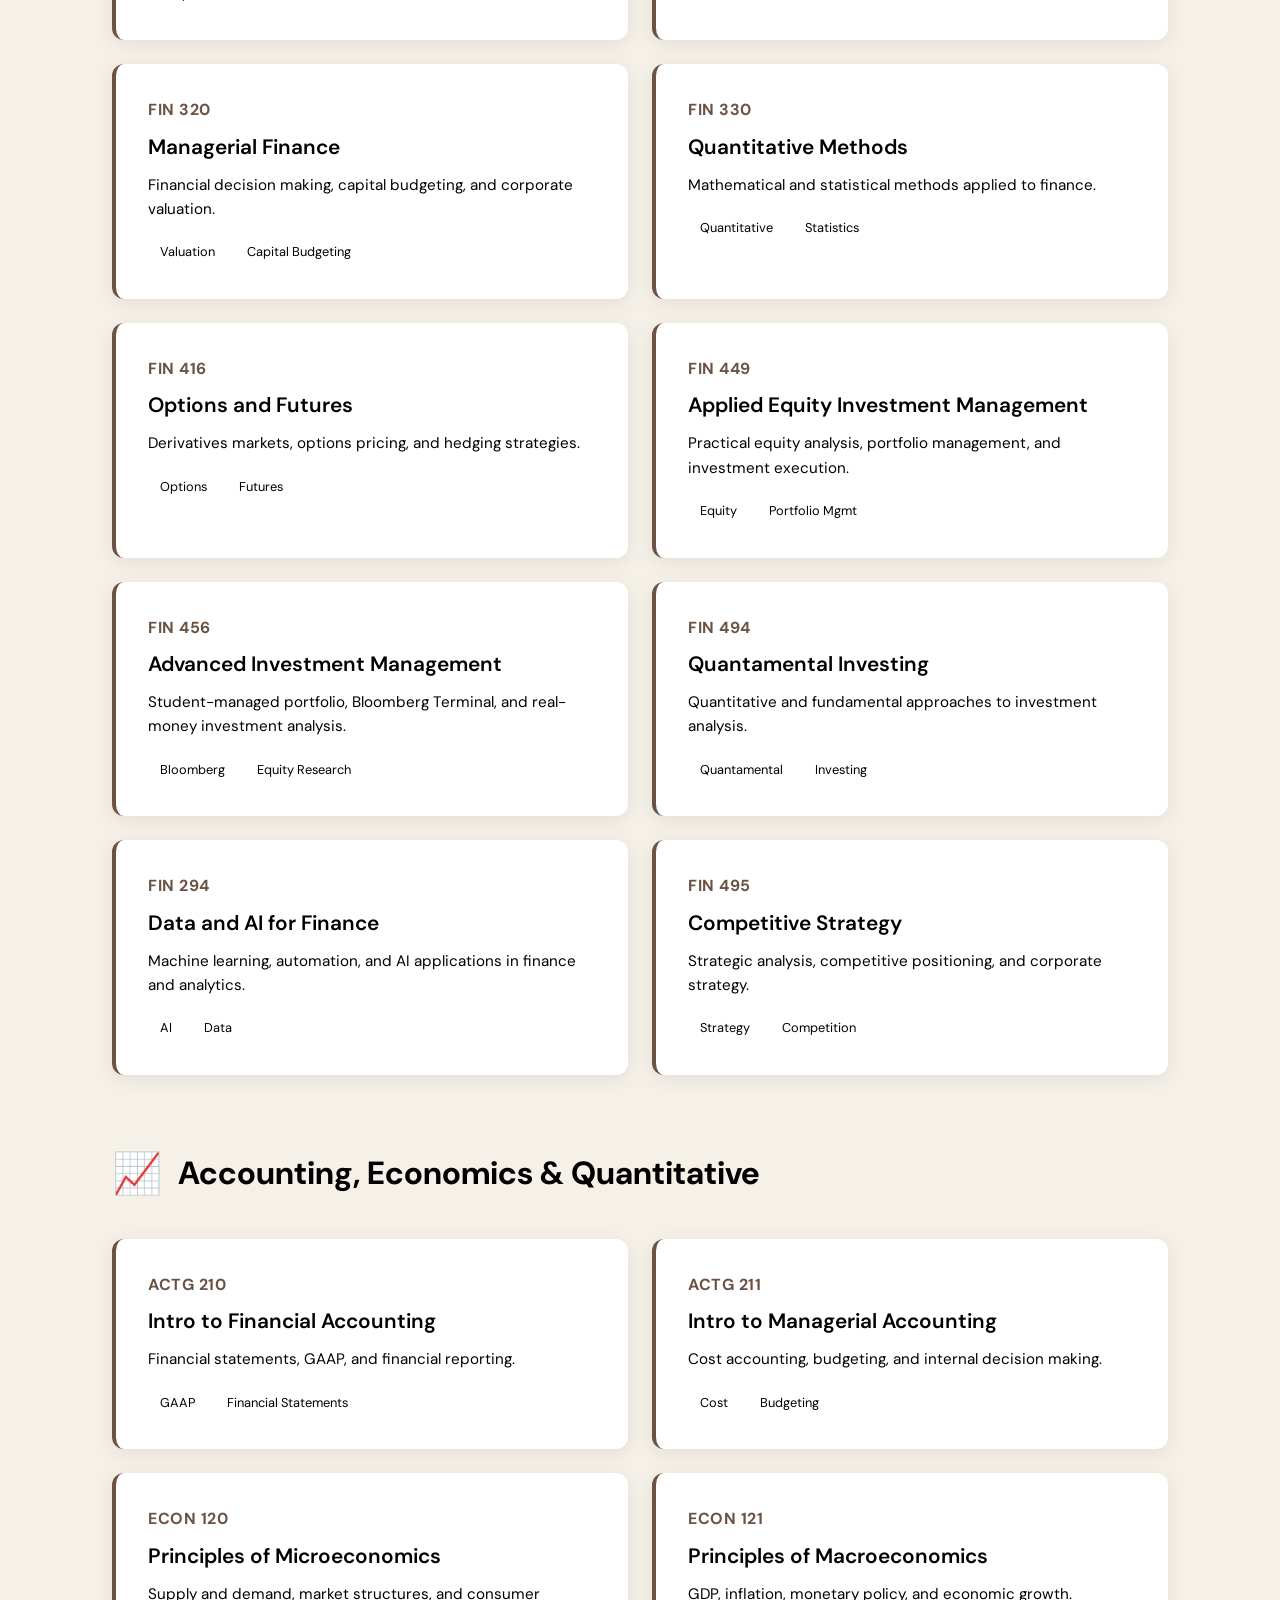
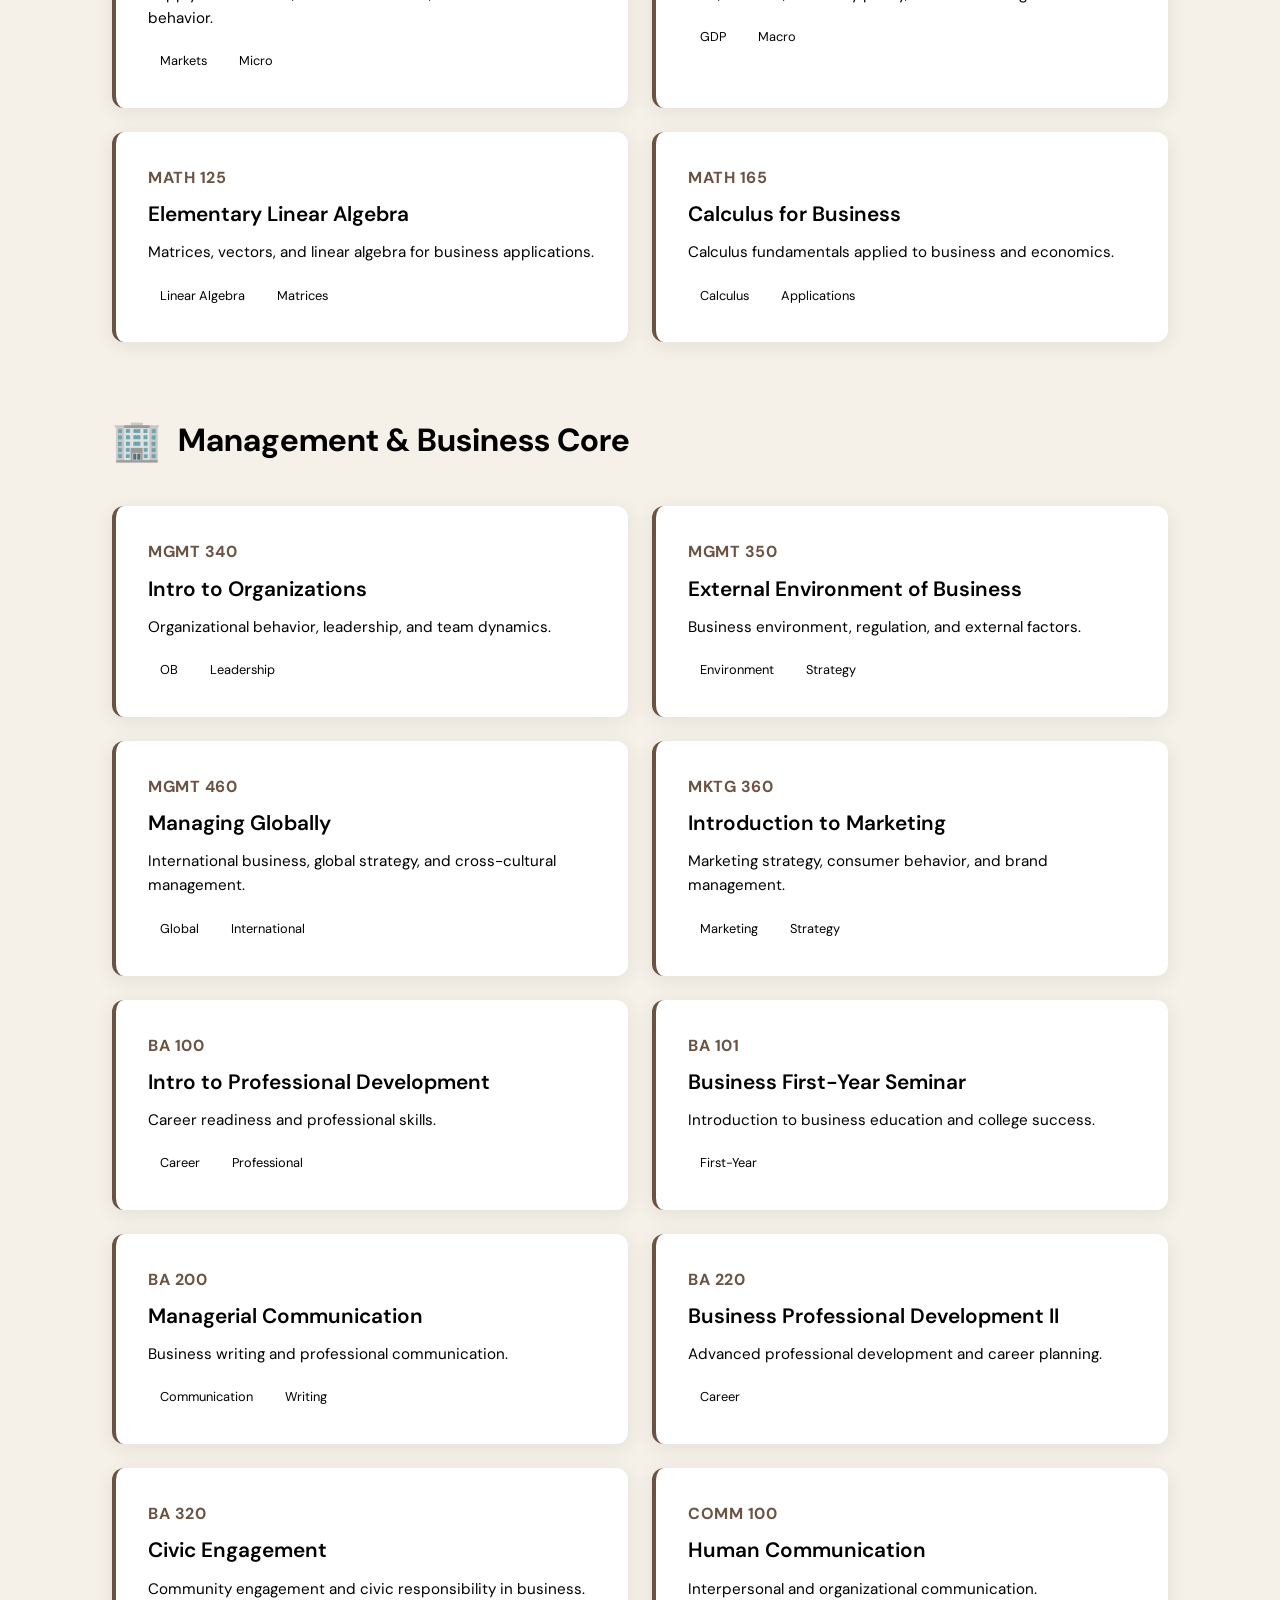
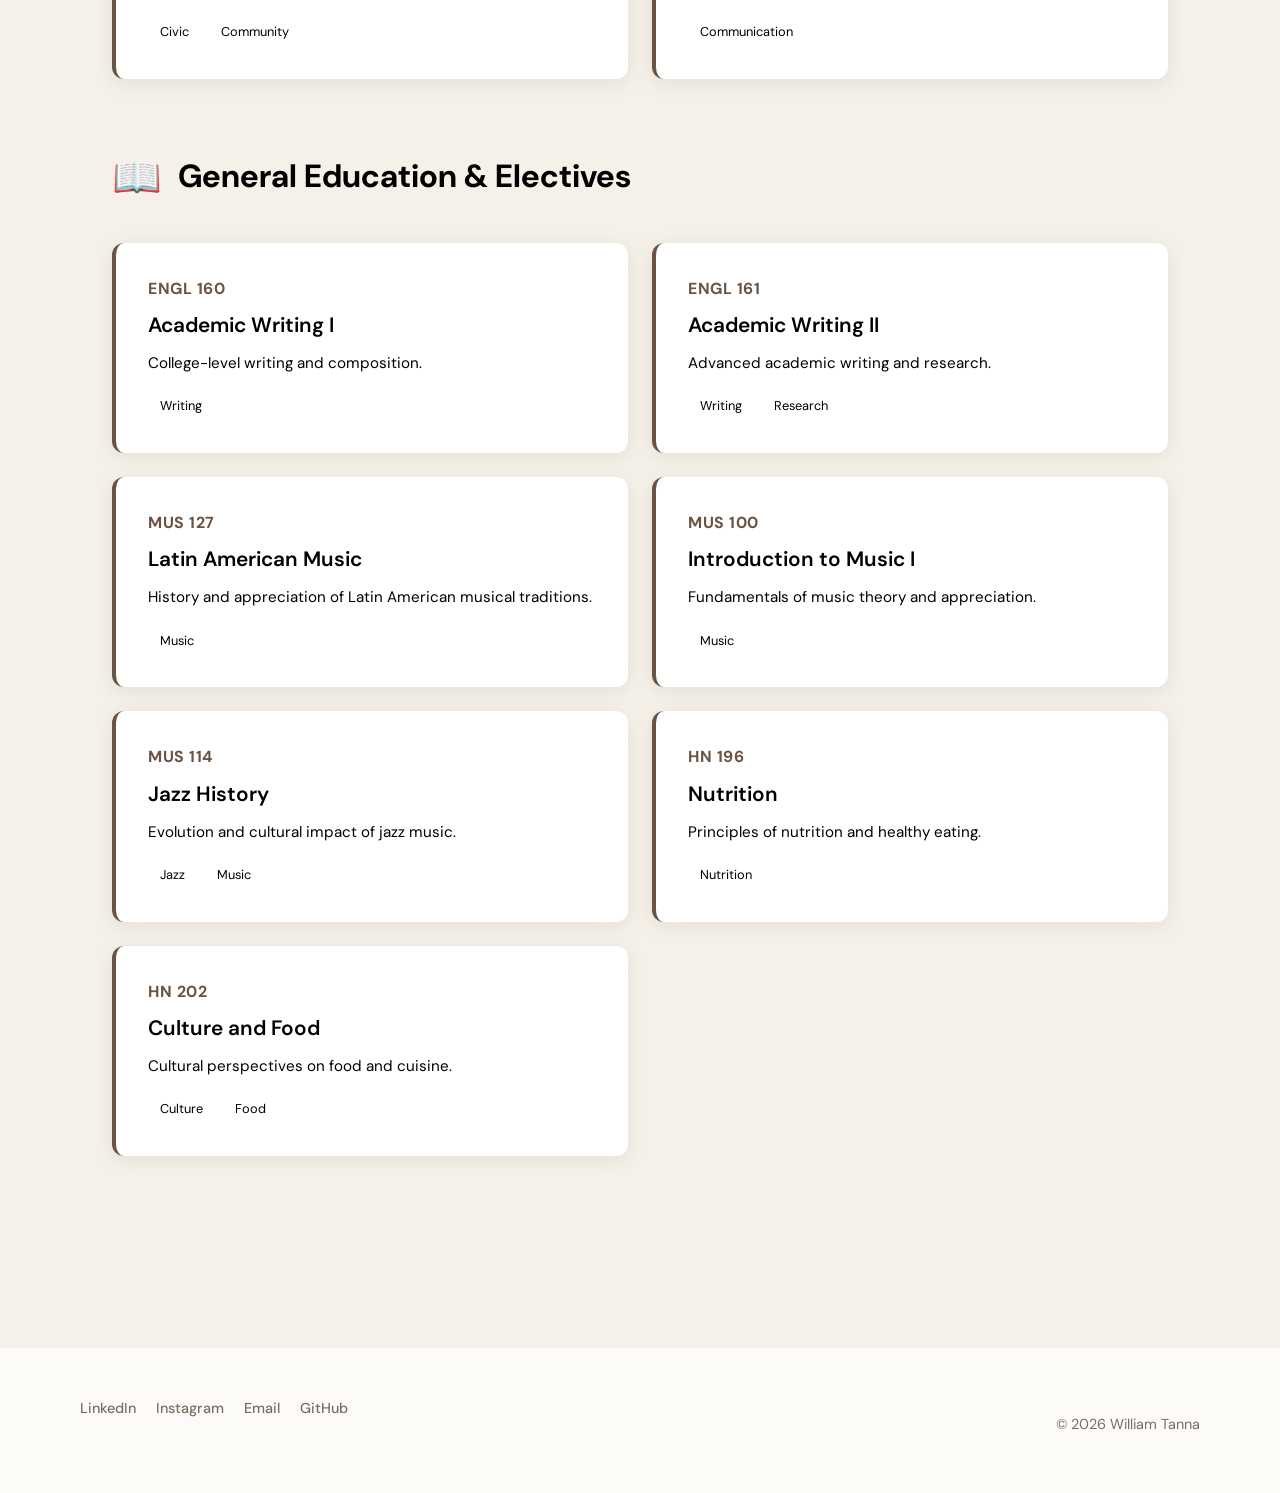
<file: courses.html>
<!DOCTYPE html>
<html lang="en">
<head>
    <meta charset="UTF-8">
    <meta name="viewport" content="width=device-width, initial-scale=1.0">
    <title>Courses — William Tanna</title>
    <link rel="preconnect" href="https://fonts.googleapis.com">
    <link rel="preconnect" href="https://fonts.gstatic.com" crossorigin>
    <link href="https://fonts.googleapis.com/css2?family=Syne:wght@600;700;800&family=DM+Sans:wght@400;500;600;700&display=swap" rel="stylesheet">
    <link rel="stylesheet" href="css/site.css">
    <style>
        * { margin: 0; padding: 0; box-sizing: border-box; }
        /* tokens from css/site.css */
        :root {
            --black: var(--bg);
            --black-soft: var(--bg-soft);
            --black-card: var(--bg-elevated);
            --gold: var(--accent);
            --gold-light: var(--accent-bright);
            --gold-dark: var(--accent-2);
            --text: var(--text);
            --text-muted: var(--muted);
            --border: var(--border);
        }
        html { scroll-behavior: smooth; }
        body {
            font-family: var(--font-body, 'DM Sans', sans-serif);
            line-height: 1.7;
            color: var(--text);
            background: var(--black);
            overflow-x: hidden;
        }
        .page-transition {
            position: fixed; top: 0; left: 0; width: 100%; height: 100%;
            background: var(--black);
            z-index: 10000;
            display: flex; align-items: center; justify-content: center;
            opacity: 0; pointer-events: none;
            transition: opacity 0.4s ease;
        }
        .page-transition.active { opacity: 1; pointer-events: all; }
        .transition-content { text-align: center; }
        .tiger-runner { font-size: 4rem; color: var(--gold); }
        .loading-text { color: var(--gold); font-family: var(--font-display, Syne, sans-serif); font-size: 1rem; letter-spacing: 0.3em; margin-top: 1rem; }
        nav {
            position: fixed; top: 0; right: 0;
            z-index: 1000;
            padding: 1.5rem 2rem;
        }
        .nav-container {
            display: flex;
            justify-content: flex-end;
            align-items: center;
        }
        .logo { display: none; }
        .nav-plus {
            width: 48px; height: 48px;
            border-radius: 50%;
            background: #0a0a0a;
            color: white;
            border: none;
            font-size: 1.5rem;
            cursor: pointer;
            display: flex;
            align-items: center;
            justify-content: center;
            transition: transform 0.3s, background 0.3s;
        }
        .nav-plus:hover {
            background: #333;
            transform: rotate(90deg);
        }
        .nav-links {
            display: none;
            position: fixed;
            top: 0; right: 0; bottom: 0;
            width: 280px;
            background: #0a0a0a;
            flex-direction: column;
            padding: 5rem 2rem 2rem;
            gap: 1.5rem;
            list-style: none;
            box-shadow: -10px 0 40px rgba(0,0,0,0.3);
        }
        .nav-links.active { display: flex; }
        .nav-links a {
            color: #e5e5e5;
            text-decoration: none;
            font-size: 1rem;
            font-weight: 500;
            transition: color 0.2s;
        }
        .nav-links a:hover { color: var(--gold); }
        .menu-toggle { display: none; }
        .animate-on-scroll {
            opacity: 0;
            transform: translateY(40px);
            transition: opacity 0.8s cubic-bezier(0.4, 0, 0.2, 1), transform 0.8s cubic-bezier(0.4, 0, 0.2, 1);
        }
        .animate-on-scroll.visible {
            opacity: 1;
            transform: translateY(0);
        }
        .animate-delay-1 { transition-delay: 0.1s; }
        .animate-delay-2 { transition-delay: 0.2s; }
        .animate-delay-3 { transition-delay: 0.3s; }
        .page-header {
            margin-top: 60px;
            background: var(--black-soft);
            border-bottom: 1px solid var(--border);
            color: var(--text);
            padding: 4rem 2rem;
            text-align: center;
        }
        .page-header h1 {
            font-family: var(--font-display, Syne, sans-serif);
            font-size: 2.75rem;
            font-weight: 600;
            margin-bottom: 0.75rem;
        }
        .page-header p {
            font-size: 1rem;
            color: var(--text-muted);
            max-width: 560px;
            margin: 0 auto;
        }

        /* Container */
        .container {
            max-width: 1200px;
            margin: 0 auto;
            padding: 4rem 2rem;
        }

        /* Category Section */
        .category-section {
            margin-bottom: 4rem;
        }

        .category-header {
            display: flex;
            align-items: center;
            gap: 1rem;
            margin-bottom: 2rem;
        }

        .category-icon {
            font-size: 2.5rem;
        }

        .category-title {
            font-size: 2rem;
            font-weight: 700;
            color: var(--text);
        }

        /* Courses Grid */
        .courses-grid {
            display: grid;
            grid-template-columns: repeat(auto-fill, minmax(350px, 1fr));
            gap: 1.5rem;
        }

        .course-card {
            background: var(--black-card);
            padding: 2rem;
            border-radius: 12px;
            box-shadow: 0 4px 20px rgba(0,0,0,0.08);
            border-left: 4px solid var(--gold);
            transition: all 0.3s;
            cursor: pointer;
        }

        .course-card:hover {
            transform: translateX(8px);
            box-shadow: 0 8px 30px rgba(0,0,0,0.15);
            border-left-width: 6px;
        }

        .course-code {
            font-weight: 700;
            color: var(--gold);
            font-size: 1rem;
            margin-bottom: 0.5rem;
            letter-spacing: 0.5px;
        }

        .course-name {
            font-weight: 600;
            color: var(--text);
            font-size: 1.3rem;
            margin-bottom: 0.75rem;
            line-height: 1.4;
        }

        .course-description {
            color: var(--text);
            font-size: 0.95rem;
            line-height: 1.6;
            margin-bottom: 1rem;
        }

        .course-topics {
            display: flex;
            flex-wrap: wrap;
            gap: 0.5rem;
        }

        .topic-tag {
            padding: 0.25rem 0.75rem;
            background: var(--black-card);
            border: 1px solid var(--border);
            border-radius: 50px;
            font-size: 0.8rem;
            color: var(--text);
        }

        /* Stats Bar */
        .stats-bar {
            display: grid;
            grid-template-columns: repeat(auto-fit, minmax(200px, 1fr));
            gap: 2rem;
            background: var(--black-card);
            padding: 2.5rem;
            border-radius: 16px;
            box-shadow: 0 4px 20px rgba(0,0,0,0.08);
            margin-bottom: 4rem;
        }

        .stat-item {
            text-align: center;
        }

        .stat-number {
            font-size: 2.5rem;
            font-weight: 800;
            color: var(--gold);
            margin-bottom: 0.5rem;
        }

        .stat-label {
            color: var(--text);
            font-size: 1rem;
            font-weight: 500;
        }

        /* Footer */
        footer {
            background: var(--black-soft);
            border-top: 1px solid var(--border);
            color: var(--text-muted);
            padding: 3rem 2rem;
            text-align: center;
            margin-top: 4rem;
        }

        .footer-content {
            max-width: 1200px;
            margin: 0 auto;
        }

        .social-links {
            display: flex;
            justify-content: center;
            gap: 2rem;
            margin-bottom: 2rem;
        }

        .social-links a {
            color: var(--text-muted);
            font-size: 0.9rem;
            transition: all 0.3s;
            text-decoration: none;
        }

        .social-links a:hover {
            color: var(--gold);
            transform: translateY(-3px);
        }
        footer p { font-size: 0.8rem; color: var(--text-muted); }

        /* Responsive */
        @media (max-width: 768px) {
            .nav-links {
                display: none;
                position: fixed;
                top: 70px;
                left: 0;
                right: 0;
                background: var(--black);
                flex-direction: column;
                padding: 2rem;
                gap: 1rem;
            }

            .nav-links.active {
                display: flex;
            }

            .menu-toggle {
                display: block;
            }

            .page-header h1 {
                font-size: 2.5rem;
            }

            .courses-grid {
                grid-template-columns: 1fr;
            }

            .category-header {
                flex-direction: column;
                text-align: center;
            }
        }
    
        .page-header { padding-top: calc(var(--nav-h) + 3rem) !important; }
        .chat-page { padding-top: calc(var(--nav-h) + 1rem); }
    </style>
</head>
<body>
    <div class="page-transition" id="pageTransition" aria-hidden="true">
        <div class="transition-wipe"></div>
        <div class="transition-content">
            <div class="transition-mark">WT</div>
            <div class="loading-text">Loading</div>
        </div>
    </div>

    <div class="site-nav-backdrop" id="siteNavBackdrop"></div>

    <header class="site-nav">
        <div class="site-nav-inner">
            <a href="/" class="site-brand" onclick="navigateWithAnimation(event, '/')">William <span>Tanna</span></a>
            <button type="button" class="site-nav-toggle" id="siteNavToggle" aria-label="Open menu" aria-expanded="false" aria-controls="siteNavLinks">+</button>
            <ul class="site-nav-links" id="siteNavLinks">
                <li><a href="/" onclick="navigateWithAnimation(event, '/')">Home</a></li>
                <li><a href="/about" onclick="navigateWithAnimation(event, '/about')">About</a></li>
                <li><a href="/resume" onclick="navigateWithAnimation(event, '/resume')">Resume</a></li>
                <li><a href="/projects" onclick="navigateWithAnimation(event, '/projects')">Projects</a></li>
                <li><a href="/courses" class="active" onclick="navigateWithAnimation(event, '/courses')">Courses</a></li>
                <li><a href="/goals" onclick="navigateWithAnimation(event, '/goals')">Goals</a></li>
                <li><a href="/chat" onclick="navigateWithAnimation(event, '/chat')">AI Chat</a></li>
            </ul>
        </div>
    </header>

    <!-- Page Header -->
    <section class="page-header animate-on-scroll">
        <h1>📚 Courses Taken</h1>
        <p>Finance, Information & Decision Sciences (IDS), and Supply Chain — UIC College of Business</p>
    </section>

    <!-- Main Content -->
    <div class="container">
        <!-- Stats Bar -->
        <div class="stats-bar animate-on-scroll">
            <div class="stat-item">
                <div class="stat-number">10</div>
                <div class="stat-label">FIN Courses</div>
            </div>
            <div class="stat-item">
                <div class="stat-number">15</div>
                <div class="stat-label">IDS Courses</div>
            </div>
            <div class="stat-item">
                <div class="stat-number">140</div>
                <div class="stat-label">Credit Hours</div>
            </div>
        </div>

        <!-- IDS (Information & Decision Sciences) -->
        <div class="category-section animate-on-scroll">
            <div class="category-header">
                <span class="category-icon">📊</span>
                <h2 class="category-title">IDS — Information & Decision Sciences</h2>
            </div>
            <div class="courses-grid">
                <div class="course-card">
                    <div class="course-code">IDS 200</div>
                    <div class="course-name">Intro to Management Information Systems</div>
                    <div class="course-description">Foundations of information systems in business, technology infrastructure, and digital transformation.</div>
                    <div class="course-topics">
                        <span class="topic-tag">MIS</span>
                        <span class="topic-tag">Technology</span>
                    </div>
                </div>
                <div class="course-card">
                    <div class="course-code">IDS 270</div>
                    <div class="course-name">Business Statistics I</div>
                    <div class="course-description">Descriptive statistics, probability, sampling, and statistical inference for business decisions.</div>
                    <div class="course-topics">
                        <span class="topic-tag">Statistics</span>
                        <span class="topic-tag">Probability</span>
                    </div>
                </div>
                <div class="course-card">
                    <div class="course-code">IDS 331</div>
                    <div class="course-name">Spreadsheet Analysis</div>
                    <div class="course-description">Advanced Excel for business analytics, modeling, and data visualization.</div>
                    <div class="course-topics">
                        <span class="topic-tag">Excel</span>
                        <span class="topic-tag">Modeling</span>
                    </div>
                </div>
                <div class="course-card">
                    <div class="course-code">IDS 355</div>
                    <div class="course-name">Operations Management</div>
                    <div class="course-description">Process design, supply chain fundamentals, quality management, and operations strategy.</div>
                    <div class="course-topics">
                        <span class="topic-tag">Operations</span>
                        <span class="topic-tag">Supply Chain</span>
                    </div>
                </div>
                <div class="course-card">
                    <div class="course-code">IDS 371</div>
                    <div class="course-name">Business Statistics II</div>
                    <div class="course-description">Regression analysis, forecasting, and advanced statistical methods for business.</div>
                    <div class="course-topics">
                        <span class="topic-tag">Regression</span>
                        <span class="topic-tag">Forecasting</span>
                    </div>
                </div>
                <div class="course-card">
                    <div class="course-code">IDS 400</div>
                    <div class="course-name">Programming for Data Science</div>
                    <div class="course-description">Python programming, data manipulation, and analytics for business applications.</div>
                    <div class="course-topics">
                        <span class="topic-tag">Python</span>
                        <span class="topic-tag">Data Science</span>
                    </div>
                </div>
                <div class="course-card">
                    <div class="course-code">IDS 410</div>
                    <div class="course-name">Business Database Technology</div>
                    <div class="course-description">Database design, SQL, data modeling, and database management for business.</div>
                    <div class="course-topics">
                        <span class="topic-tag">SQL</span>
                        <span class="topic-tag">Databases</span>
                    </div>
                </div>
                <div class="course-card">
                    <div class="course-code">IDS 435</div>
                    <div class="course-name">Optimization for Analytics</div>
                    <div class="course-description">Linear programming, optimization models, and decision analytics.</div>
                    <div class="course-topics">
                        <span class="topic-tag">Optimization</span>
                        <span class="topic-tag">Linear Programming</span>
                    </div>
                </div>
                <div class="course-card">
                    <div class="course-code">IDS 450</div>
                    <div class="course-name">Supply Chain Planning & Logistics</div>
                    <div class="course-description">Supply chain design, inventory management, and logistics optimization.</div>
                    <div class="course-topics">
                        <span class="topic-tag">Logistics</span>
                        <span class="topic-tag">Planning</span>
                    </div>
                </div>
                <div class="course-card">
                    <div class="course-code">IDS 453</div>
                    <div class="course-name">Sourcing and Procurement</div>
                    <div class="course-description">Strategic sourcing, supplier management, and procurement processes.</div>
                    <div class="course-topics">
                        <span class="topic-tag">Sourcing</span>
                        <span class="topic-tag">Procurement</span>
                    </div>
                </div>
                <div class="course-card">
                    <div class="course-code">IDS 454</div>
                    <div class="course-name">Intro to Supply Chain Management</div>
                    <div class="course-description">End-to-end supply chain concepts, coordination, and strategic management.</div>
                    <div class="course-topics">
                        <span class="topic-tag">Supply Chain</span>
                        <span class="topic-tag">Strategy</span>
                    </div>
                </div>
                <div class="course-card">
                    <div class="course-code">IDS 470</div>
                    <div class="course-name">Multivariate Analysis</div>
                    <div class="course-description">Advanced statistical techniques for analyzing multiple variables and dimensions.</div>
                    <div class="course-topics">
                        <span class="topic-tag">Multivariate</span>
                        <span class="topic-tag">Analytics</span>
                    </div>
                </div>
                <div class="course-card">
                    <div class="course-code">IDS 472</div>
                    <div class="course-name">Business Data Mining</div>
                    <div class="course-description">Pattern recognition, classification, clustering, and predictive modeling for business.</div>
                    <div class="course-topics">
                        <span class="topic-tag">Data Mining</span>
                        <span class="topic-tag">Machine Learning</span>
                    </div>
                </div>
                <div class="course-card">
                    <div class="course-code">IDS 476</div>
                    <div class="course-name">Business Forecasting</div>
                    <div class="course-description">Time series analysis, forecasting methods, and demand planning.</div>
                    <div class="course-topics">
                        <span class="topic-tag">Forecasting</span>
                        <span class="topic-tag">Time Series</span>
                    </div>
                </div>
                <div class="course-card">
                    <div class="course-code">IDS 494</div>
                    <div class="course-name">Entrepreneurship with AI</div>
                    <div class="course-description">Applying AI and analytics to entrepreneurial ventures and innovation.</div>
                    <div class="course-topics">
                        <span class="topic-tag">AI</span>
                        <span class="topic-tag">Entrepreneurship</span>
                    </div>
                </div>
            </div>
        </div>

        <!-- Finance -->
        <div class="category-section animate-on-scroll">
            <div class="category-header">
                <span class="category-icon">💰</span>
                <h2 class="category-title">Finance</h2>
            </div>
            <div class="courses-grid">
                <div class="course-card">
                    <div class="course-code">FIN 300</div>
                    <div class="course-name">Intro to Finance</div>
                    <div class="course-description">Foundations of corporate finance, time value of money, and capital markets.</div>
                    <div class="course-topics">
                        <span class="topic-tag">Corporate Finance</span>
                        <span class="topic-tag">TVM</span>
                    </div>
                </div>
                <div class="course-card">
                    <div class="course-code">FIN 310</div>
                    <div class="course-name">Investments</div>
                    <div class="course-description">Security analysis, portfolio theory, and investment strategies.</div>
                    <div class="course-topics">
                        <span class="topic-tag">Portfolio</span>
                        <span class="topic-tag">Securities</span>
                    </div>
                </div>
                <div class="course-card">
                    <div class="course-code">FIN 320</div>
                    <div class="course-name">Managerial Finance</div>
                    <div class="course-description">Financial decision making, capital budgeting, and corporate valuation.</div>
                    <div class="course-topics">
                        <span class="topic-tag">Valuation</span>
                        <span class="topic-tag">Capital Budgeting</span>
                    </div>
                </div>
                <div class="course-card">
                    <div class="course-code">FIN 330</div>
                    <div class="course-name">Quantitative Methods</div>
                    <div class="course-description">Mathematical and statistical methods applied to finance.</div>
                    <div class="course-topics">
                        <span class="topic-tag">Quantitative</span>
                        <span class="topic-tag">Statistics</span>
                    </div>
                </div>
                <div class="course-card">
                    <div class="course-code">FIN 416</div>
                    <div class="course-name">Options and Futures</div>
                    <div class="course-description">Derivatives markets, options pricing, and hedging strategies.</div>
                    <div class="course-topics">
                        <span class="topic-tag">Options</span>
                        <span class="topic-tag">Futures</span>
                    </div>
                </div>
                <div class="course-card">
                    <div class="course-code">FIN 449</div>
                    <div class="course-name">Applied Equity Investment Management</div>
                    <div class="course-description">Practical equity analysis, portfolio management, and investment execution.</div>
                    <div class="course-topics">
                        <span class="topic-tag">Equity</span>
                        <span class="topic-tag">Portfolio Mgmt</span>
                    </div>
                </div>
                <div class="course-card">
                    <div class="course-code">FIN 456</div>
                    <div class="course-name">Advanced Investment Management</div>
                    <div class="course-description">Student-managed portfolio, Bloomberg Terminal, and real-money investment analysis.</div>
                    <div class="course-topics">
                        <span class="topic-tag">Bloomberg</span>
                        <span class="topic-tag">Equity Research</span>
                    </div>
                </div>
                <div class="course-card">
                    <div class="course-code">FIN 494</div>
                    <div class="course-name">Quantamental Investing</div>
                    <div class="course-description">Quantitative and fundamental approaches to investment analysis.</div>
                    <div class="course-topics">
                        <span class="topic-tag">Quantamental</span>
                        <span class="topic-tag">Investing</span>
                    </div>
                </div>
                <div class="course-card">
                    <div class="course-code">FIN 294</div>
                    <div class="course-name">Data and AI for Finance</div>
                    <div class="course-description">Machine learning, automation, and AI applications in finance and analytics.</div>
                    <div class="course-topics">
                        <span class="topic-tag">AI</span>
                        <span class="topic-tag">Data</span>
                    </div>
                </div>
                <div class="course-card">
                    <div class="course-code">FIN 495</div>
                    <div class="course-name">Competitive Strategy</div>
                    <div class="course-description">Strategic analysis, competitive positioning, and corporate strategy.</div>
                    <div class="course-topics">
                        <span class="topic-tag">Strategy</span>
                        <span class="topic-tag">Competition</span>
                    </div>
                </div>
            </div>
        </div>

        <!-- Accounting, Economics & Math -->
        <div class="category-section animate-on-scroll">
            <div class="category-header">
                <span class="category-icon">📈</span>
                <h2 class="category-title">Accounting, Economics & Quantitative</h2>
            </div>
            <div class="courses-grid">
                <div class="course-card">
                    <div class="course-code">ACTG 210</div>
                    <div class="course-name">Intro to Financial Accounting</div>
                    <div class="course-description">Financial statements, GAAP, and financial reporting.</div>
                    <div class="course-topics">
                        <span class="topic-tag">GAAP</span>
                        <span class="topic-tag">Financial Statements</span>
                    </div>
                </div>
                <div class="course-card">
                    <div class="course-code">ACTG 211</div>
                    <div class="course-name">Intro to Managerial Accounting</div>
                    <div class="course-description">Cost accounting, budgeting, and internal decision making.</div>
                    <div class="course-topics">
                        <span class="topic-tag">Cost</span>
                        <span class="topic-tag">Budgeting</span>
                    </div>
                </div>
                <div class="course-card">
                    <div class="course-code">ECON 120</div>
                    <div class="course-name">Principles of Microeconomics</div>
                    <div class="course-description">Supply and demand, market structures, and consumer behavior.</div>
                    <div class="course-topics">
                        <span class="topic-tag">Markets</span>
                        <span class="topic-tag">Micro</span>
                    </div>
                </div>
                <div class="course-card">
                    <div class="course-code">ECON 121</div>
                    <div class="course-name">Principles of Macroeconomics</div>
                    <div class="course-description">GDP, inflation, monetary policy, and economic growth.</div>
                    <div class="course-topics">
                        <span class="topic-tag">GDP</span>
                        <span class="topic-tag">Macro</span>
                    </div>
                </div>
                <div class="course-card">
                    <div class="course-code">MATH 125</div>
                    <div class="course-name">Elementary Linear Algebra</div>
                    <div class="course-description">Matrices, vectors, and linear algebra for business applications.</div>
                    <div class="course-topics">
                        <span class="topic-tag">Linear Algebra</span>
                        <span class="topic-tag">Matrices</span>
                    </div>
                </div>
                <div class="course-card">
                    <div class="course-code">MATH 165</div>
                    <div class="course-name">Calculus for Business</div>
                    <div class="course-description">Calculus fundamentals applied to business and economics.</div>
                    <div class="course-topics">
                        <span class="topic-tag">Calculus</span>
                        <span class="topic-tag">Applications</span>
                    </div>
                </div>
            </div>
        </div>

        <!-- Management & Business Core -->
        <div class="category-section animate-on-scroll">
            <div class="category-header">
                <span class="category-icon">🏢</span>
                <h2 class="category-title">Management & Business Core</h2>
            </div>
            <div class="courses-grid">
                <div class="course-card">
                    <div class="course-code">MGMT 340</div>
                    <div class="course-name">Intro to Organizations</div>
                    <div class="course-description">Organizational behavior, leadership, and team dynamics.</div>
                    <div class="course-topics">
                        <span class="topic-tag">OB</span>
                        <span class="topic-tag">Leadership</span>
                    </div>
                </div>
                <div class="course-card">
                    <div class="course-code">MGMT 350</div>
                    <div class="course-name">External Environment of Business</div>
                    <div class="course-description">Business environment, regulation, and external factors.</div>
                    <div class="course-topics">
                        <span class="topic-tag">Environment</span>
                        <span class="topic-tag">Strategy</span>
                    </div>
                </div>
                <div class="course-card">
                    <div class="course-code">MGMT 460</div>
                    <div class="course-name">Managing Globally</div>
                    <div class="course-description">International business, global strategy, and cross-cultural management.</div>
                    <div class="course-topics">
                        <span class="topic-tag">Global</span>
                        <span class="topic-tag">International</span>
                    </div>
                </div>
                <div class="course-card">
                    <div class="course-code">MKTG 360</div>
                    <div class="course-name">Introduction to Marketing</div>
                    <div class="course-description">Marketing strategy, consumer behavior, and brand management.</div>
                    <div class="course-topics">
                        <span class="topic-tag">Marketing</span>
                        <span class="topic-tag">Strategy</span>
                    </div>
                </div>
                <div class="course-card">
                    <div class="course-code">BA 100</div>
                    <div class="course-name">Intro to Professional Development</div>
                    <div class="course-description">Career readiness and professional skills.</div>
                    <div class="course-topics">
                        <span class="topic-tag">Career</span>
                        <span class="topic-tag">Professional</span>
                    </div>
                </div>
                <div class="course-card">
                    <div class="course-code">BA 101</div>
                    <div class="course-name">Business First-Year Seminar</div>
                    <div class="course-description">Introduction to business education and college success.</div>
                    <div class="course-topics">
                        <span class="topic-tag">First-Year</span>
                    </div>
                </div>
                <div class="course-card">
                    <div class="course-code">BA 200</div>
                    <div class="course-name">Managerial Communication</div>
                    <div class="course-description">Business writing and professional communication.</div>
                    <div class="course-topics">
                        <span class="topic-tag">Communication</span>
                        <span class="topic-tag">Writing</span>
                    </div>
                </div>
                <div class="course-card">
                    <div class="course-code">BA 220</div>
                    <div class="course-name">Business Professional Development II</div>
                    <div class="course-description">Advanced professional development and career planning.</div>
                    <div class="course-topics">
                        <span class="topic-tag">Career</span>
                    </div>
                </div>
                <div class="course-card">
                    <div class="course-code">BA 320</div>
                    <div class="course-name">Civic Engagement</div>
                    <div class="course-description">Community engagement and civic responsibility in business.</div>
                    <div class="course-topics">
                        <span class="topic-tag">Civic</span>
                        <span class="topic-tag">Community</span>
                    </div>
                </div>
                <div class="course-card">
                    <div class="course-code">COMM 100</div>
                    <div class="course-name">Human Communication</div>
                    <div class="course-description">Interpersonal and organizational communication.</div>
                    <div class="course-topics">
                        <span class="topic-tag">Communication</span>
                    </div>
                </div>
            </div>
        </div>

        <!-- General Education & Electives -->
        <div class="category-section animate-on-scroll">
            <div class="category-header">
                <span class="category-icon">📖</span>
                <h2 class="category-title">General Education & Electives</h2>
            </div>
            <div class="courses-grid">
                <div class="course-card">
                    <div class="course-code">ENGL 160</div>
                    <div class="course-name">Academic Writing I</div>
                    <div class="course-description">College-level writing and composition.</div>
                    <div class="course-topics">
                        <span class="topic-tag">Writing</span>
                    </div>
                </div>
                <div class="course-card">
                    <div class="course-code">ENGL 161</div>
                    <div class="course-name">Academic Writing II</div>
                    <div class="course-description">Advanced academic writing and research.</div>
                    <div class="course-topics">
                        <span class="topic-tag">Writing</span>
                        <span class="topic-tag">Research</span>
                    </div>
                </div>
                <div class="course-card">
                    <div class="course-code">MUS 127</div>
                    <div class="course-name">Latin American Music</div>
                    <div class="course-description">History and appreciation of Latin American musical traditions.</div>
                    <div class="course-topics">
                        <span class="topic-tag">Music</span>
                    </div>
                </div>
                <div class="course-card">
                    <div class="course-code">MUS 100</div>
                    <div class="course-name">Introduction to Music I</div>
                    <div class="course-description">Fundamentals of music theory and appreciation.</div>
                    <div class="course-topics">
                        <span class="topic-tag">Music</span>
                    </div>
                </div>
                <div class="course-card">
                    <div class="course-code">MUS 114</div>
                    <div class="course-name">Jazz History</div>
                    <div class="course-description">Evolution and cultural impact of jazz music.</div>
                    <div class="course-topics">
                        <span class="topic-tag">Jazz</span>
                        <span class="topic-tag">Music</span>
                    </div>
                </div>
                <div class="course-card">
                    <div class="course-code">HN 196</div>
                    <div class="course-name">Nutrition</div>
                    <div class="course-description">Principles of nutrition and healthy eating.</div>
                    <div class="course-topics">
                        <span class="topic-tag">Nutrition</span>
                    </div>
                </div>
                <div class="course-card">
                    <div class="course-code">HN 202</div>
                    <div class="course-name">Culture and Food</div>
                    <div class="course-description">Cultural perspectives on food and cuisine.</div>
                    <div class="course-topics">
                        <span class="topic-tag">Culture</span>
                        <span class="topic-tag">Food</span>
                    </div>
                </div>
            </div>
        </div>
    </div>

        <footer class="site-footer">
        <div class="site-footer-inner">
            <div class="social-links">
                <a href="https://linkedin.com/in/williamtanna" target="_blank" rel="noopener">LinkedIn</a>
                <a href="https://instagram.com/williamtannaa" target="_blank" rel="noopener">Instagram</a>
                <a href="mailto:william@williamtanna.com">Email</a>
                <a href="https://github.com/williamtanna2824" target="_blank" rel="noopener">GitHub</a>
            </div>
            <p>© 2026 William Tanna</p>
        </div>
    </footer>

    <script src="js/site.js"></script>
    
</body>
</html>
</file>
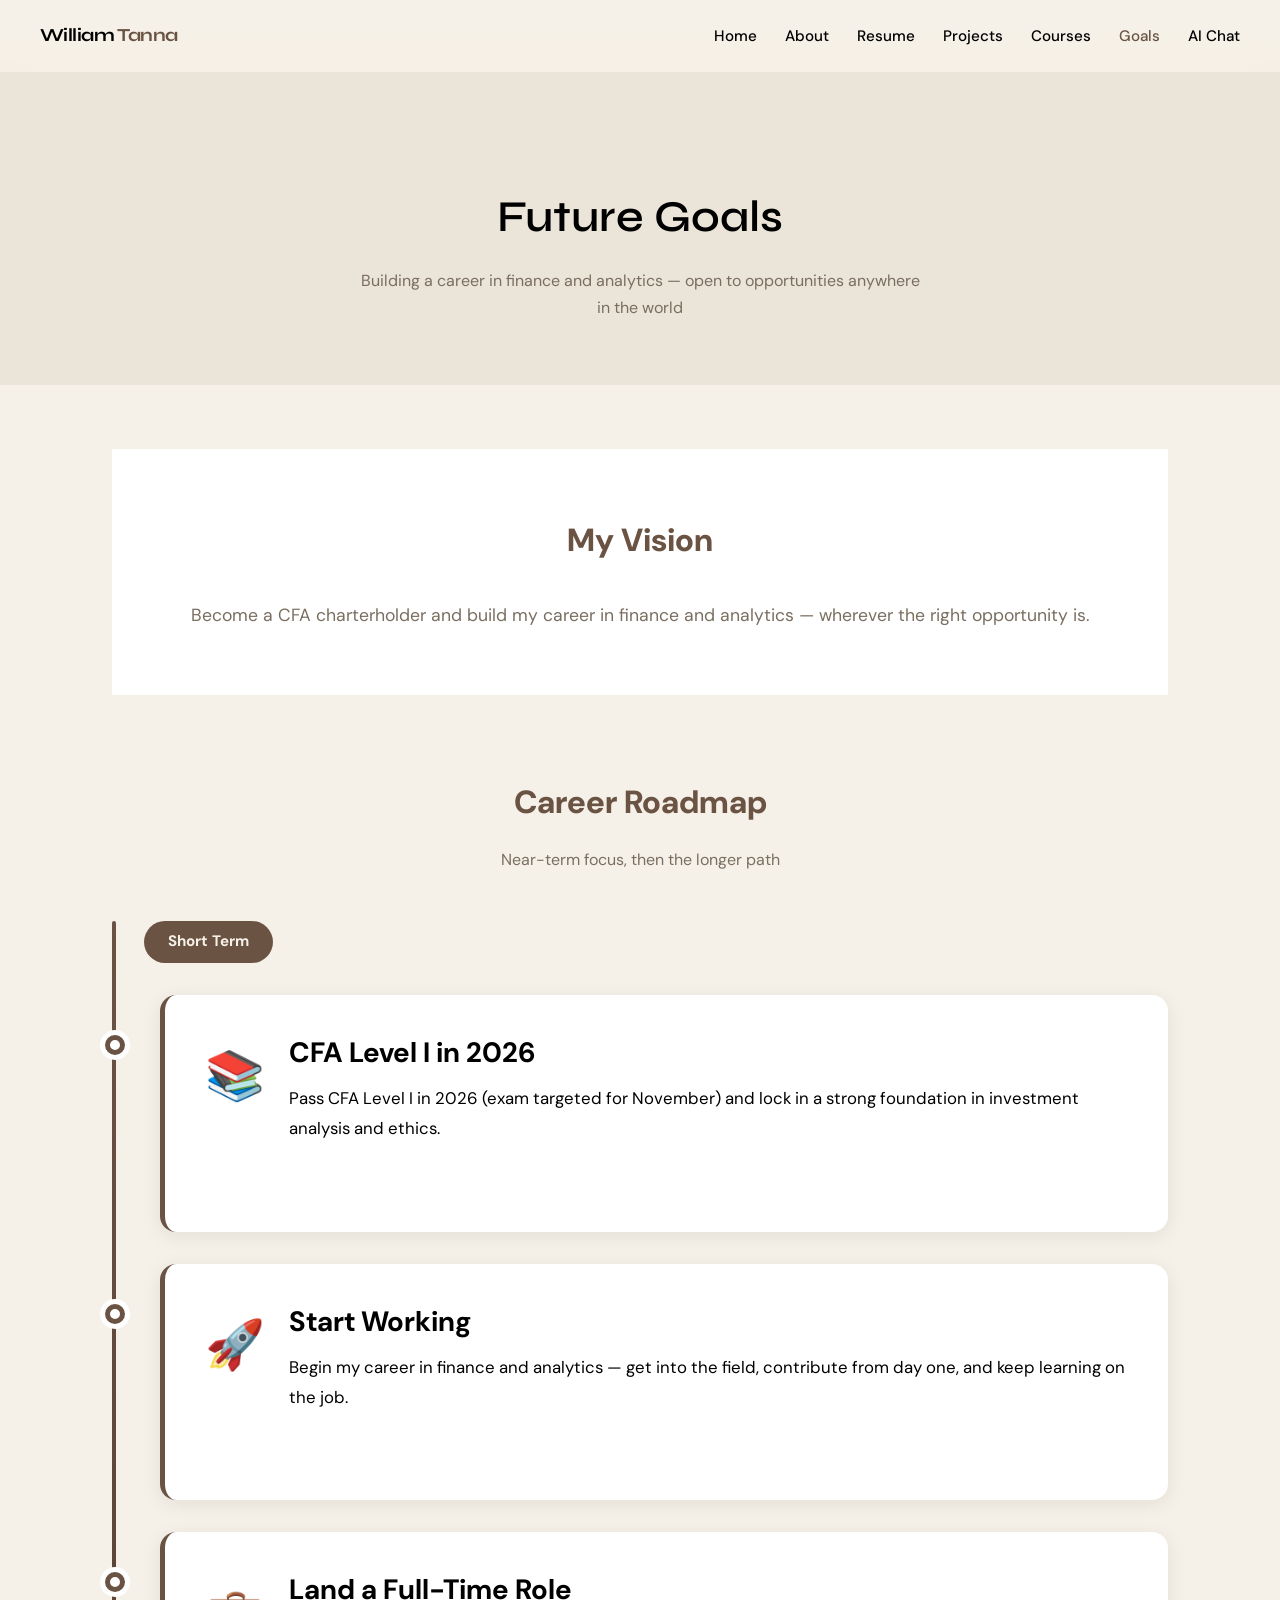
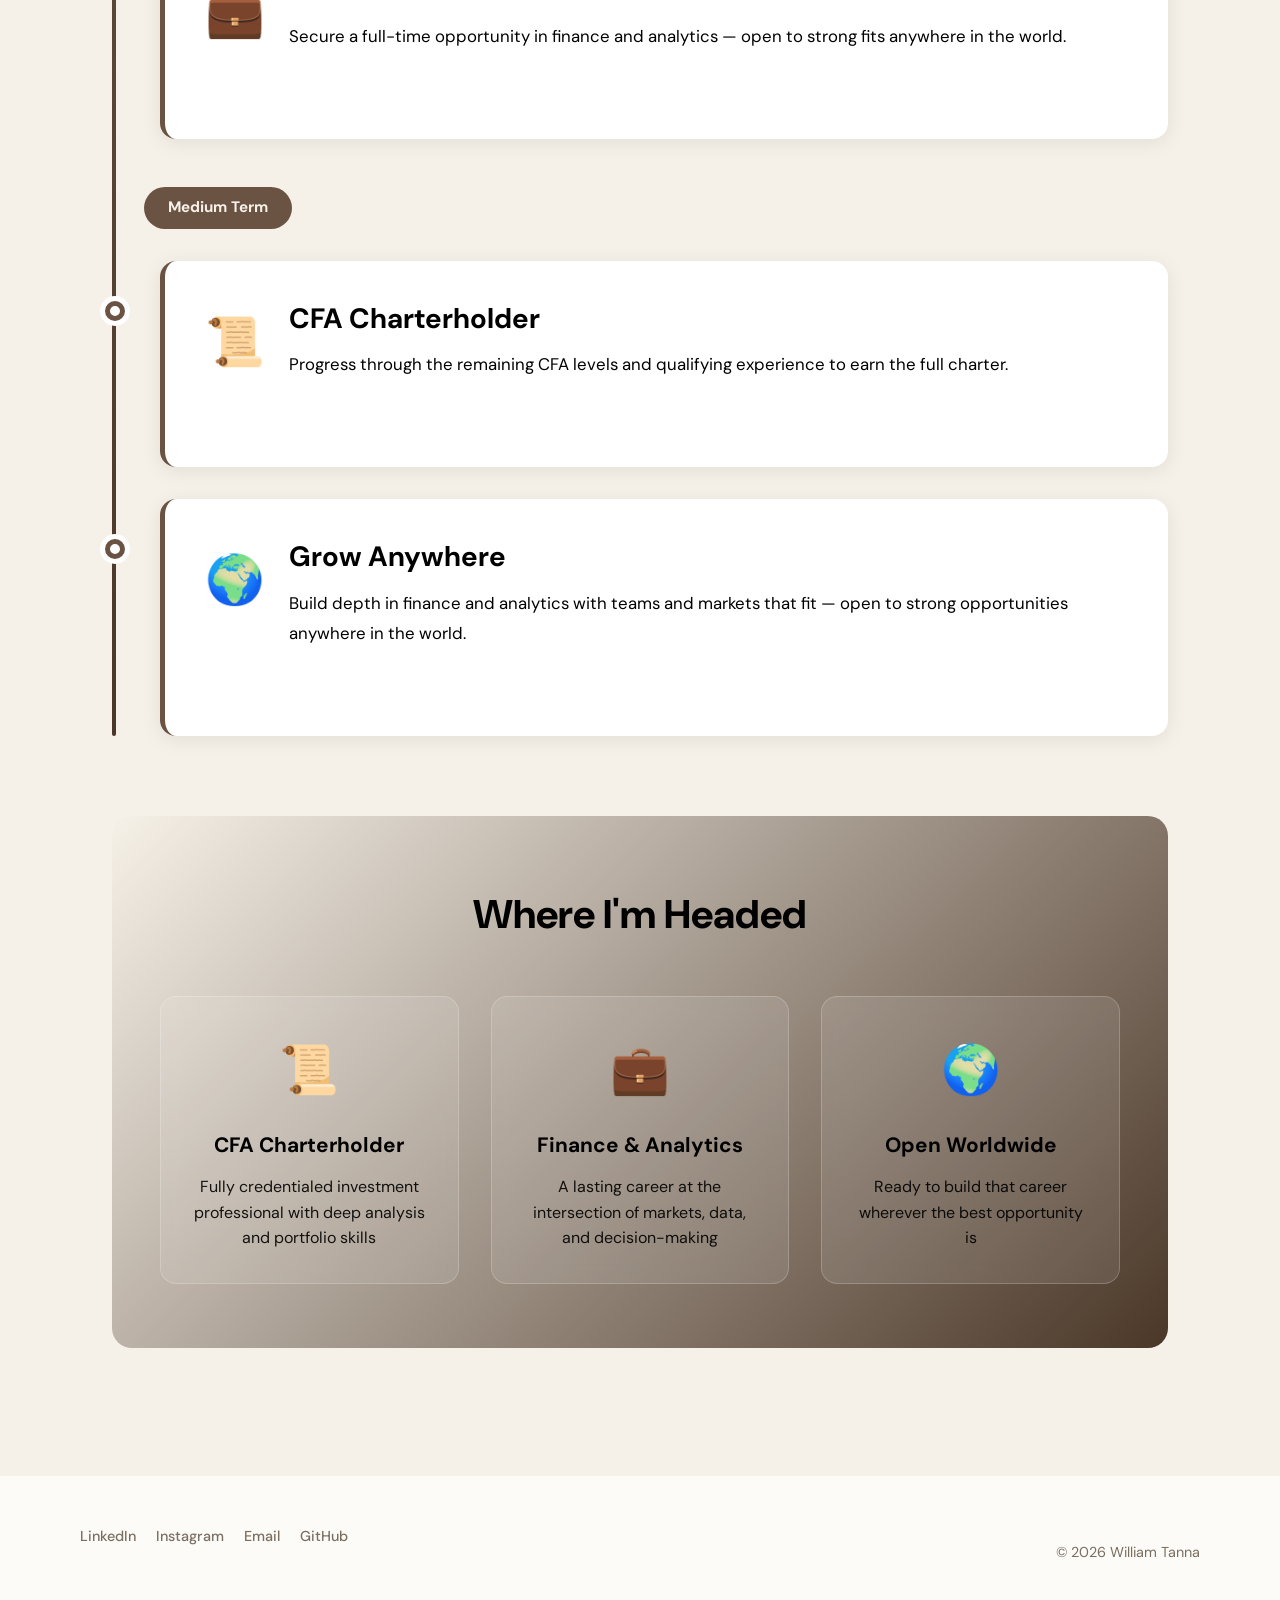
<file: goals.html>
<!DOCTYPE html>
<html lang="en">
<head>
    <meta charset="UTF-8">
    <meta name="viewport" content="width=device-width, initial-scale=1.0">
    <title>Future Goals — William Tanna</title>
    <link rel="preconnect" href="https://fonts.googleapis.com">
    <link rel="preconnect" href="https://fonts.gstatic.com" crossorigin>
    <link href="https://fonts.googleapis.com/css2?family=Syne:wght@600;700;800&family=DM+Sans:wght@400;500;600;700&display=swap" rel="stylesheet">
    <link rel="stylesheet" href="css/site.css">
    <style>
        * { margin: 0; padding: 0; box-sizing: border-box; }
        /* tokens from css/site.css */
        :root {
            --black: var(--bg);
            --black-soft: var(--bg-soft);
            --black-card: var(--bg-elevated);
            --gold: var(--accent);
            --gold-light: var(--accent-bright);
            --gold-dark: var(--accent-2);
            --text: var(--text);
            --text-muted: var(--muted);
            --border: var(--border);
        }
        html { scroll-behavior: smooth; }
        body {
            font-family: var(--font-body, 'DM Sans', sans-serif);
            line-height: 1.7;
            color: var(--text);
            background: var(--black);
            overflow-x: hidden;
        }
        .page-transition {
            position: fixed; top: 0; left: 0; width: 100%; height: 100%;
            background: var(--black);
            z-index: 10000;
            display: flex; align-items: center; justify-content: center;
            opacity: 0; pointer-events: none;
            transition: opacity 0.4s ease;
        }
        .page-transition.active { opacity: 1; pointer-events: all; }
        .transition-content { text-align: center; }
        .tiger-runner { font-size: 4rem; color: var(--gold); }
        .loading-text { color: var(--gold); font-family: var(--font-display, Syne, sans-serif); font-size: 1rem; letter-spacing: 0.3em; margin-top: 1rem; }
        nav {
            position: fixed; top: 0; right: 0;
            z-index: 1000;
            padding: 1.5rem 2rem;
        }
        .nav-container {
            display: flex;
            justify-content: flex-end;
            align-items: center;
        }
        .logo { display: none; }
        .nav-plus {
            width: 48px; height: 48px;
            border-radius: 50%;
            background: #0a0a0a;
            color: white;
            border: none;
            font-size: 1.5rem;
            cursor: pointer;
            display: flex;
            align-items: center;
            justify-content: center;
            transition: transform 0.3s, background 0.3s;
        }
        .nav-plus:hover {
            background: #333;
            transform: rotate(90deg);
        }
        .nav-links {
            display: none;
            position: fixed;
            top: 0; right: 0; bottom: 0;
            width: 280px;
            background: #0a0a0a;
            flex-direction: column;
            padding: 5rem 2rem 2rem;
            gap: 1.5rem;
            list-style: none;
            box-shadow: -10px 0 40px rgba(0,0,0,0.3);
        }
        .nav-links.active { display: flex; }
        .nav-links a {
            color: #e5e5e5;
            text-decoration: none;
            font-size: 1rem;
            font-weight: 500;
            transition: color 0.2s;
        }
        .nav-links a:hover { color: var(--gold); }
        .menu-toggle { display: none; }
        .animate-on-scroll {
            opacity: 0;
            transform: translateY(40px);
            transition: opacity 0.8s cubic-bezier(0.4, 0, 0.2, 1), transform 0.8s cubic-bezier(0.4, 0, 0.2, 1);
        }
        .animate-on-scroll.visible {
            opacity: 1;
            transform: translateY(0);
        }
        .animate-delay-1 { transition-delay: 0.1s; }
        .animate-delay-2 { transition-delay: 0.2s; }
        .animate-delay-3 { transition-delay: 0.3s; }
        .page-header {
            margin-top: 60px;
            background: var(--black-soft);
            border-bottom: 1px solid var(--border);
            color: var(--text);
            padding: 4rem 2rem;
            text-align: center;
        }

        .page-header h1 {
            font-family: var(--font-display, Syne, sans-serif);
            font-size: 2.75rem;
            font-weight: 600;
            margin-bottom: 0.75rem;
            position: relative;
        }

        .page-header p {
            font-size: 1rem;
            color: var(--text-muted);
            max-width: 560px;
            margin: 0 auto;
        }

        /* Container */
        .container {
            max-width: 1200px;
            margin: 0 auto;
            padding: 4rem 2rem;
        }

        /* Vision Statement */
        .vision-statement {
            background: var(--black-card);
            padding: 4rem 3rem;
            border: 1px solid var(--border);
            margin-bottom: 5rem;
            text-align: center;
        }

        .vision-statement h2 {
            font-size: 2rem;
            color: var(--gold);
            margin-bottom: 2rem;
            font-weight: 800;
        }

        .vision-statement p {
            font-size: 1.1rem;
            line-height: 1.8;
            color: var(--text-muted);
            max-width: 900px;
            margin: 0 auto;
        }

        /* Timeline Goals */
        .timeline-section {
            margin-bottom: 5rem;
        }

        .timeline-header {
            text-align: center;
            margin-bottom: 3rem;
        }

        .timeline-header h2 {
            font-size: 2rem;
            color: var(--gold);
            margin-bottom: 1rem;
            font-weight: 800;
        }

        .timeline-header p {
            font-size: 1rem;
            color: var(--text-muted);
        }

        .timeline-container {
            position: relative;
            padding-left: 3rem;
        }

        .timeline-container::before {
            content: '';
            position: absolute;
            left: 0;
            top: 0;
            bottom: 0;
            width: 4px;
            background: linear-gradient(180deg, var(--gold) 0%, var(--gold-dark) 100%);
            border-radius: 2px;
        }

        .timeline-period {
            margin-bottom: 3rem;
        }

        .period-label {
            display: inline-block;
            padding: 0.5rem 1.5rem;
            background: var(--gold);
            color: var(--black);
            border-radius: 50px;
            font-weight: 700;
            font-size: 0.95rem;
            margin-bottom: 2rem;
            margin-left: -1rem;
        }

        .goals-grid {
            display: grid;
            gap: 2rem;
        }

        /* Goal Cards */
        .goal-card {
            background: var(--black-card);
            padding: 2.5rem;
            border-radius: 16px;
            box-shadow: 0 4px 20px rgba(0,0,0,0.08);
            border-left: 5px solid var(--gold);
            transition: all 0.3s;
            position: relative;
        }

        .goal-card:hover {
            transform: translateX(10px);
            box-shadow: 0 8px 35px rgba(0,0,0,0.15);
        }

        .goal-card::before {
            content: '';
            position: absolute;
            left: -3.75rem;
            top: 2.5rem;
            width: 20px;
            height: 20px;
            background: var(--black-card);
            border: 5px solid var(--gold);
            border-radius: 50%;
            box-shadow: 0 0 0 5px white;
        }

        .goal-header {
            display: flex;
            align-items: flex-start;
            gap: 1.5rem;
            margin-bottom: 1.5rem;
        }

        .goal-icon {
            font-size: 3rem;
            flex-shrink: 0;
        }

        .goal-content {
            flex: 1;
        }

        .goal-title {
            font-size: 1.75rem;
            font-weight: 700;
            color: var(--text);
            margin-bottom: 0.75rem;
            line-height: 1.3;
        }

        .goal-description {
            font-size: 1.05rem;
            line-height: 1.8;
            color: var(--text);
            margin-bottom: 1.5rem;
        }

        .goal-steps {
            background: var(--black-card);
            padding: 1.5rem;
            border-radius: 12px;
            margin-top: 1rem;
        }

        .goal-steps h4 {
            color: var(--black);
            margin-bottom: 1rem;
            font-size: 1.1rem;
        }

        .goal-steps ul {
            list-style: none;
            padding: 0;
        }

        .goal-steps li {
            padding-left: 1.75rem;
            margin-bottom: 0.75rem;
            position: relative;
            line-height: 1.6;
        }

        .goal-steps li::before {
            content: '→';
            position: absolute;
            left: 0;
            color: var(--gold);
            font-weight: bold;
        }

        /* Long-term Vision */
        .long-term-vision {
            background: linear-gradient(135deg, var(--black) 0%, var(--gold-dark) 100%);
            color: var(--text);
            padding: 4rem 3rem;
            border-radius: 20px;
            text-align: center;
            margin-top: 5rem;
        }

        .long-term-vision h2 {
            font-size: 2.5rem;
            margin-bottom: 2rem;
            font-weight: 800;
        }

        .vision-grid {
            display: grid;
            grid-template-columns: repeat(auto-fit, minmax(250px, 1fr));
            gap: 2rem;
            margin-top: 3rem;
        }

        .vision-item {
            background: rgba(255,255,255,0.1);
            backdrop-filter: blur(10px);
            padding: 2rem;
            border-radius: 16px;
            border: 1px solid rgba(255,255,255,0.2);
        }

        .vision-item-icon {
            font-size: 3rem;
            margin-bottom: 1rem;
        }

        .vision-item h3 {
            font-size: 1.3rem;
            margin-bottom: 0.75rem;
        }

        .vision-item p {
            font-size: 1rem;
            opacity: 0.9;
            line-height: 1.6;
        }

        /* Footer */
        footer {
            background: var(--black-soft);
            color: var(--text);
            padding: 3rem 2rem;
            text-align: center;
            margin-top: 4rem;
        }

        .footer-content {
            max-width: 1200px;
            margin: 0 auto;
        }

        .social-links {
            display: flex;
            justify-content: center;
            gap: 2rem;
            margin-bottom: 2rem;
        }

        .social-links a {
            color: var(--text-muted);
            font-size: 0.9rem;
            transition: all 0.3s;
            text-decoration: none;
        }

        .social-links a:hover {
            color: var(--gold);
            transform: translateY(-3px);
        }
        footer p { font-size: 0.8rem; color: var(--text-muted); }

        /* Responsive */
        @media (max-width: 768px) {
            .nav-links {
                display: none;
                position: fixed;
                top: 70px;
                left: 0;
                right: 0;
                background: var(--black);
                flex-direction: column;
                padding: 2rem;
                gap: 1rem;
            }

            .nav-links.active {
                display: flex;
            }

            .menu-toggle {
                display: block;
            }

            .page-header h1 {
                font-size: 2.5rem;
            }

            .vision-statement,
            .long-term-vision {
                padding: 3rem 2rem;
            }

            .vision-statement h2,
            .long-term-vision h2 {
                font-size: 2rem;
            }

            .timeline-container {
                padding-left: 2rem;
            }

            .goal-card::before {
                left: -2.75rem;
            }

            .goal-header {
                flex-direction: column;
            }

            .goal-title {
                font-size: 1.5rem;
            }
        }
    
        .page-header { padding-top: calc(var(--nav-h) + 3rem) !important; }
        .chat-page { padding-top: calc(var(--nav-h) + 1rem); }
    </style>
</head>
<body>
    <div class="page-transition" id="pageTransition" aria-hidden="true">
        <div class="transition-wipe"></div>
        <div class="transition-content">
            <div class="transition-mark">WT</div>
            <div class="loading-text">Loading</div>
        </div>
    </div>

    <div class="site-nav-backdrop" id="siteNavBackdrop"></div>

    <header class="site-nav">
        <div class="site-nav-inner">
            <a href="/" class="site-brand" onclick="navigateWithAnimation(event, '/')">William <span>Tanna</span></a>
            <button type="button" class="site-nav-toggle" id="siteNavToggle" aria-label="Open menu" aria-expanded="false" aria-controls="siteNavLinks">+</button>
            <ul class="site-nav-links" id="siteNavLinks">
                <li><a href="/" onclick="navigateWithAnimation(event, '/')">Home</a></li>
                <li><a href="/about" onclick="navigateWithAnimation(event, '/about')">About</a></li>
                <li><a href="/resume" onclick="navigateWithAnimation(event, '/resume')">Resume</a></li>
                <li><a href="/projects" onclick="navigateWithAnimation(event, '/projects')">Projects</a></li>
                <li><a href="/courses" onclick="navigateWithAnimation(event, '/courses')">Courses</a></li>
                <li><a href="/goals" class="active" onclick="navigateWithAnimation(event, '/goals')">Goals</a></li>
                <li><a href="/chat" onclick="navigateWithAnimation(event, '/chat')">AI Chat</a></li>
            </ul>
        </div>
    </header>

    <!-- Page Header -->
    <section class="page-header animate-on-scroll">
        <h1>Future Goals</h1>
        <p>Building a career in finance and analytics — open to opportunities anywhere in the world</p>
    </section>

    <!-- Main Content -->
    <div class="container">
        <!-- Vision Statement -->
        <div class="vision-statement animate-on-scroll">
            <h2>My Vision</h2>
            <p>Become a CFA charterholder and build my career in finance and analytics — wherever the right opportunity is.</p>
        </div>

        <!-- Timeline Section -->
        <div class="timeline-section animate-on-scroll">
            <div class="timeline-header">
                <h2>Career Roadmap</h2>
                <p>Near-term focus, then the longer path</p>
            </div>

            <div class="timeline-container">
                <!-- Short Term -->
                <div class="timeline-period">
                    <span class="period-label">Short Term</span>
                    <div class="goals-grid">
                        <div class="goal-card">
                            <div class="goal-header">
                                <div class="goal-icon">📚</div>
                                <div class="goal-content">
                                    <h3 class="goal-title">CFA Level I in 2026</h3>
                                    <p class="goal-description">Pass CFA Level I in 2026 (exam targeted for November) and lock in a strong foundation in investment analysis and ethics.</p>
                                </div>
                            </div>
                        </div>

                        <div class="goal-card">
                            <div class="goal-header">
                                <div class="goal-icon">🚀</div>
                                <div class="goal-content">
                                    <h3 class="goal-title">Start Working</h3>
                                    <p class="goal-description">Begin my career in finance and analytics — get into the field, contribute from day one, and keep learning on the job.</p>
                                </div>
                            </div>
                        </div>

                        <div class="goal-card">
                            <div class="goal-header">
                                <div class="goal-icon">💼</div>
                                <div class="goal-content">
                                    <h3 class="goal-title">Land a Full-Time Role</h3>
                                    <p class="goal-description">Secure a full-time opportunity in finance and analytics — open to strong fits anywhere in the world.</p>
                                </div>
                            </div>
                        </div>
                    </div>
                </div>

                <!-- Medium Term -->
                <div class="timeline-period">
                    <span class="period-label">Medium Term</span>
                    <div class="goals-grid">
                        <div class="goal-card">
                            <div class="goal-header">
                                <div class="goal-icon">📜</div>
                                <div class="goal-content">
                                    <h3 class="goal-title">CFA Charterholder</h3>
                                    <p class="goal-description">Progress through the remaining CFA levels and qualifying experience to earn the full charter.</p>
                                </div>
                            </div>
                        </div>

                        <div class="goal-card">
                            <div class="goal-header">
                                <div class="goal-icon">🌍</div>
                                <div class="goal-content">
                                    <h3 class="goal-title">Grow Anywhere</h3>
                                    <p class="goal-description">Build depth in finance and analytics with teams and markets that fit — open to strong opportunities anywhere in the world.</p>
                                </div>
                            </div>
                        </div>
                    </div>
                </div>
            </div>
        </div>

        <!-- Long-term Vision -->
        <div class="long-term-vision animate-on-scroll">
            <h2>Where I'm Headed</h2>
            <div class="vision-grid">
                <div class="vision-item">
                    <div class="vision-item-icon">📜</div>
                    <h3>CFA Charterholder</h3>
                    <p>Fully credentialed investment professional with deep analysis and portfolio skills</p>
                </div>
                <div class="vision-item">
                    <div class="vision-item-icon">💼</div>
                    <h3>Finance &amp; Analytics</h3>
                    <p>A lasting career at the intersection of markets, data, and decision-making</p>
                </div>
                <div class="vision-item">
                    <div class="vision-item-icon">🌍</div>
                    <h3>Open Worldwide</h3>
                    <p>Ready to build that career wherever the best opportunity is</p>
                </div>
            </div>
        </div>
    </div>

        <footer class="site-footer">
        <div class="site-footer-inner">
            <div class="social-links">
                <a href="https://linkedin.com/in/williamtanna" target="_blank" rel="noopener">LinkedIn</a>
                <a href="https://instagram.com/williamtannaa" target="_blank" rel="noopener">Instagram</a>
                <a href="mailto:william@williamtanna.com">Email</a>
                <a href="https://github.com/williamtanna2824" target="_blank" rel="noopener">GitHub</a>
            </div>
            <p>© 2026 William Tanna</p>
        </div>
    </footer>

    <script src="js/site.js"></script>
    
</body>
</html>
</file>
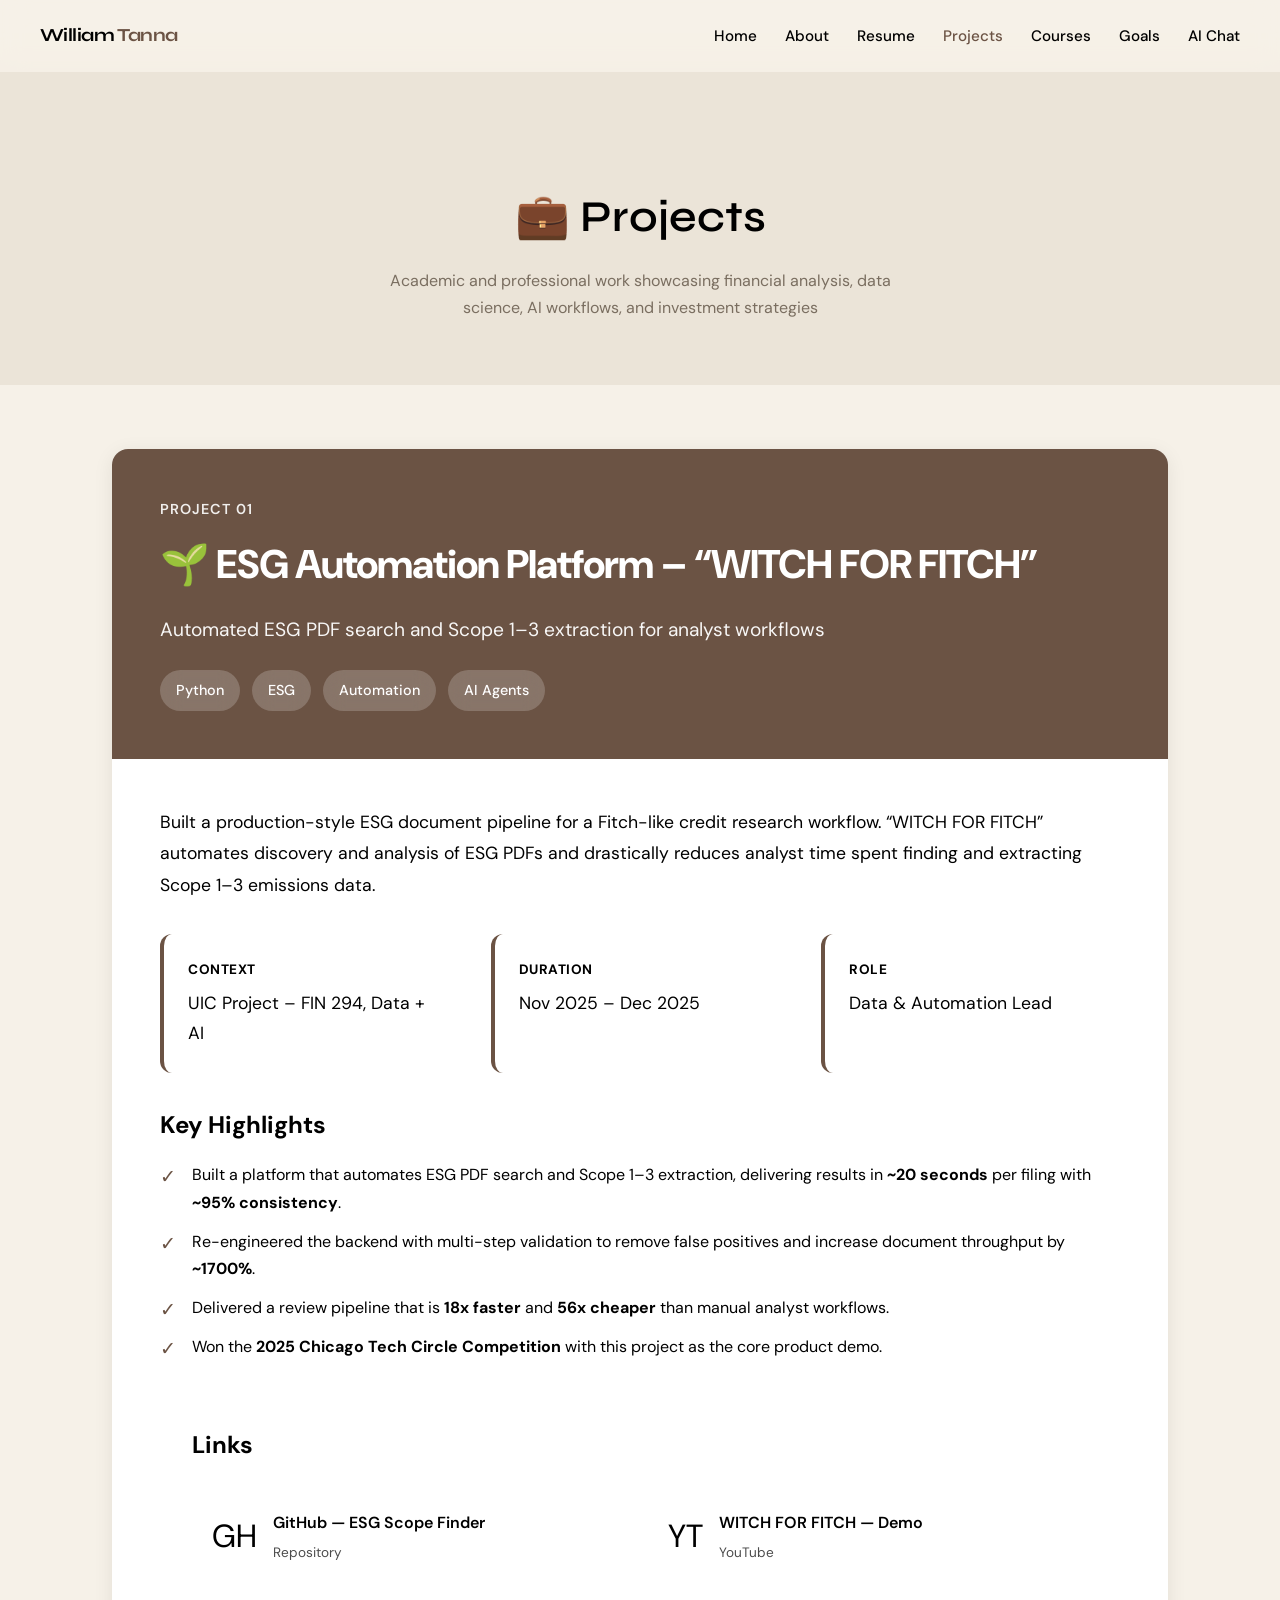
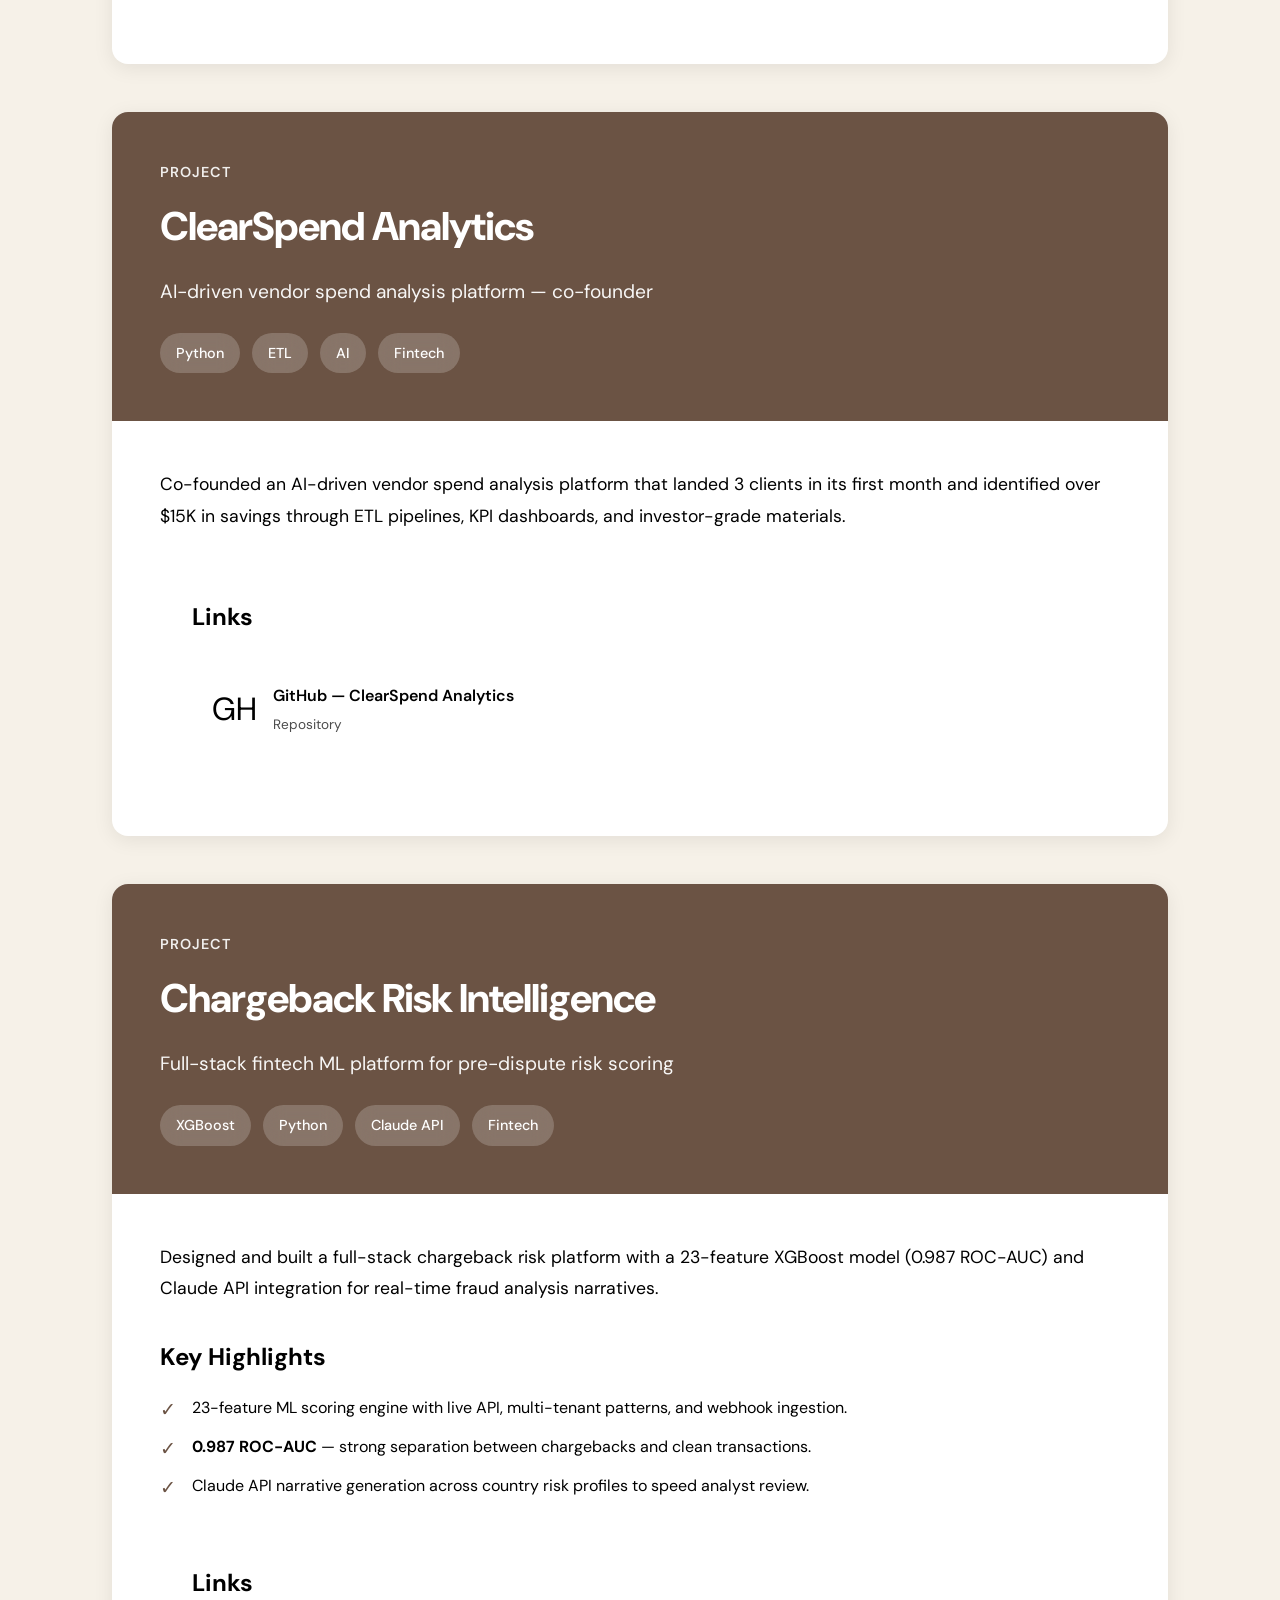
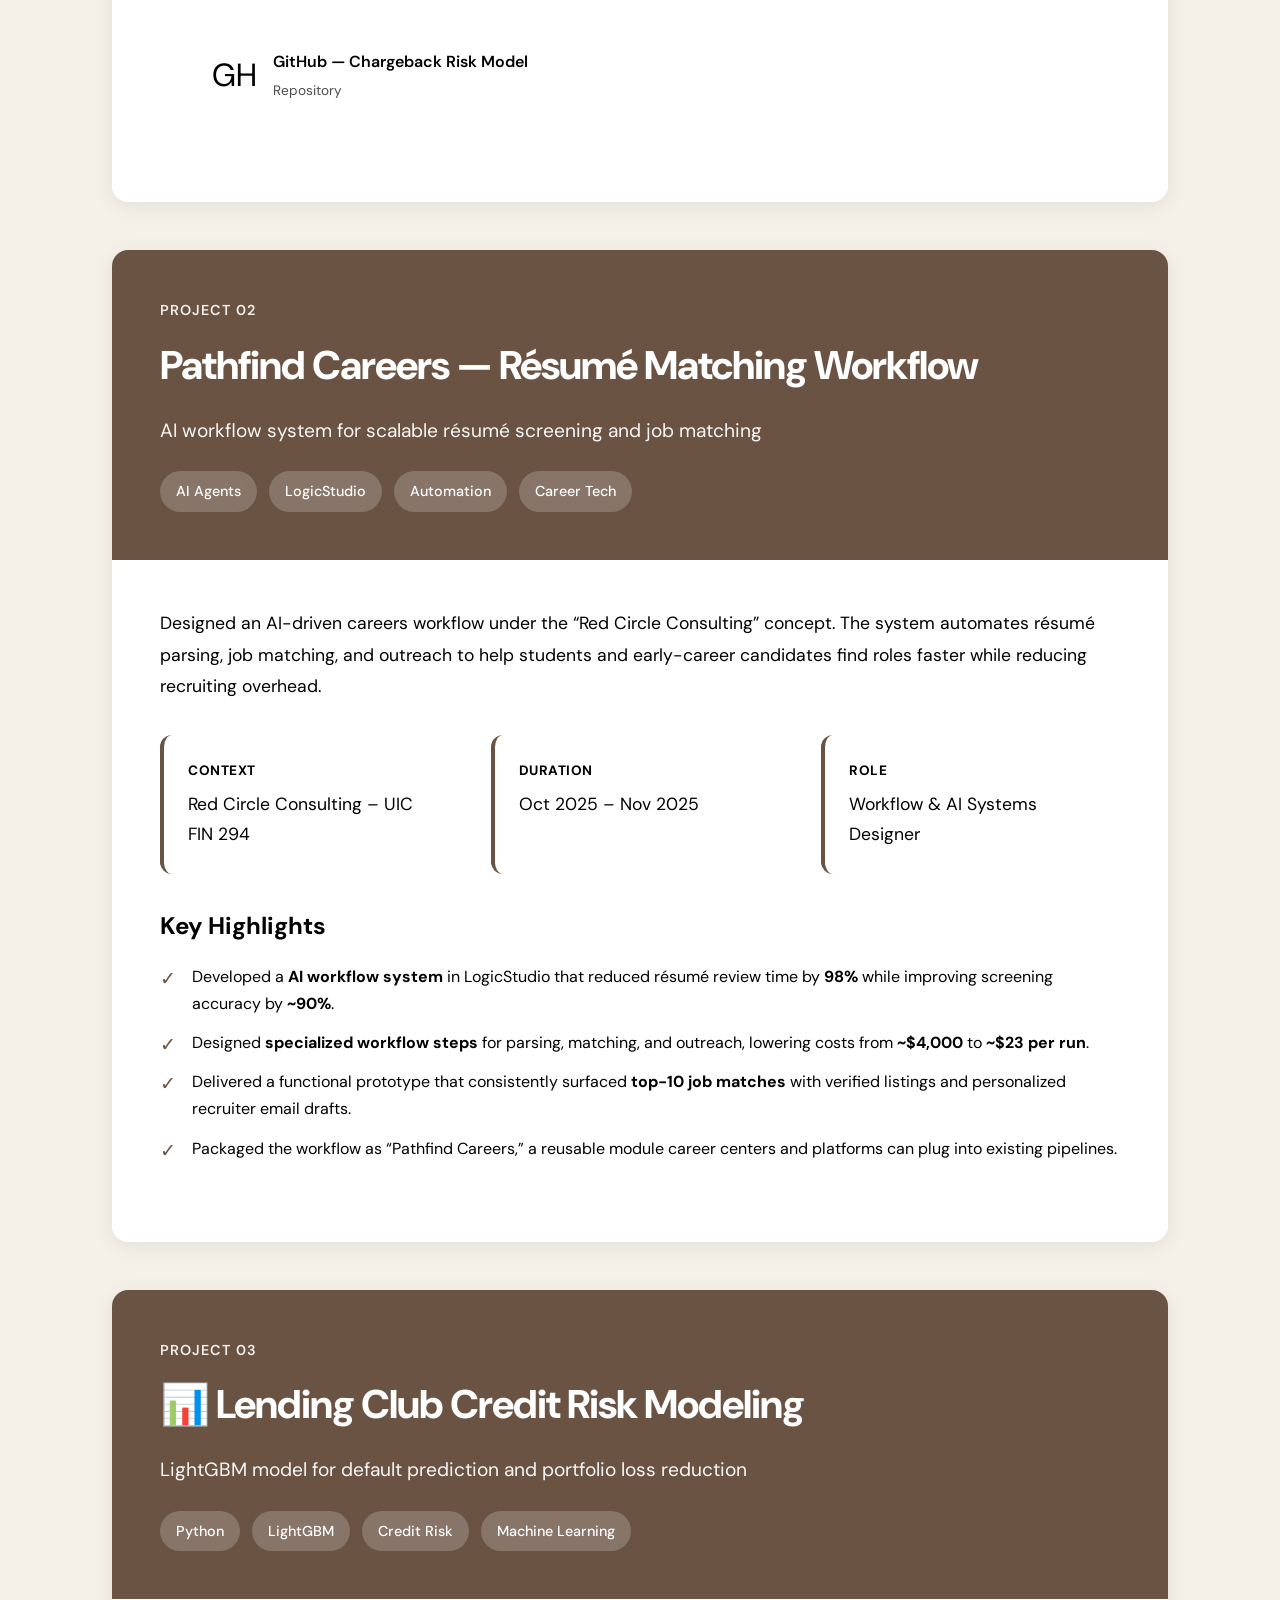
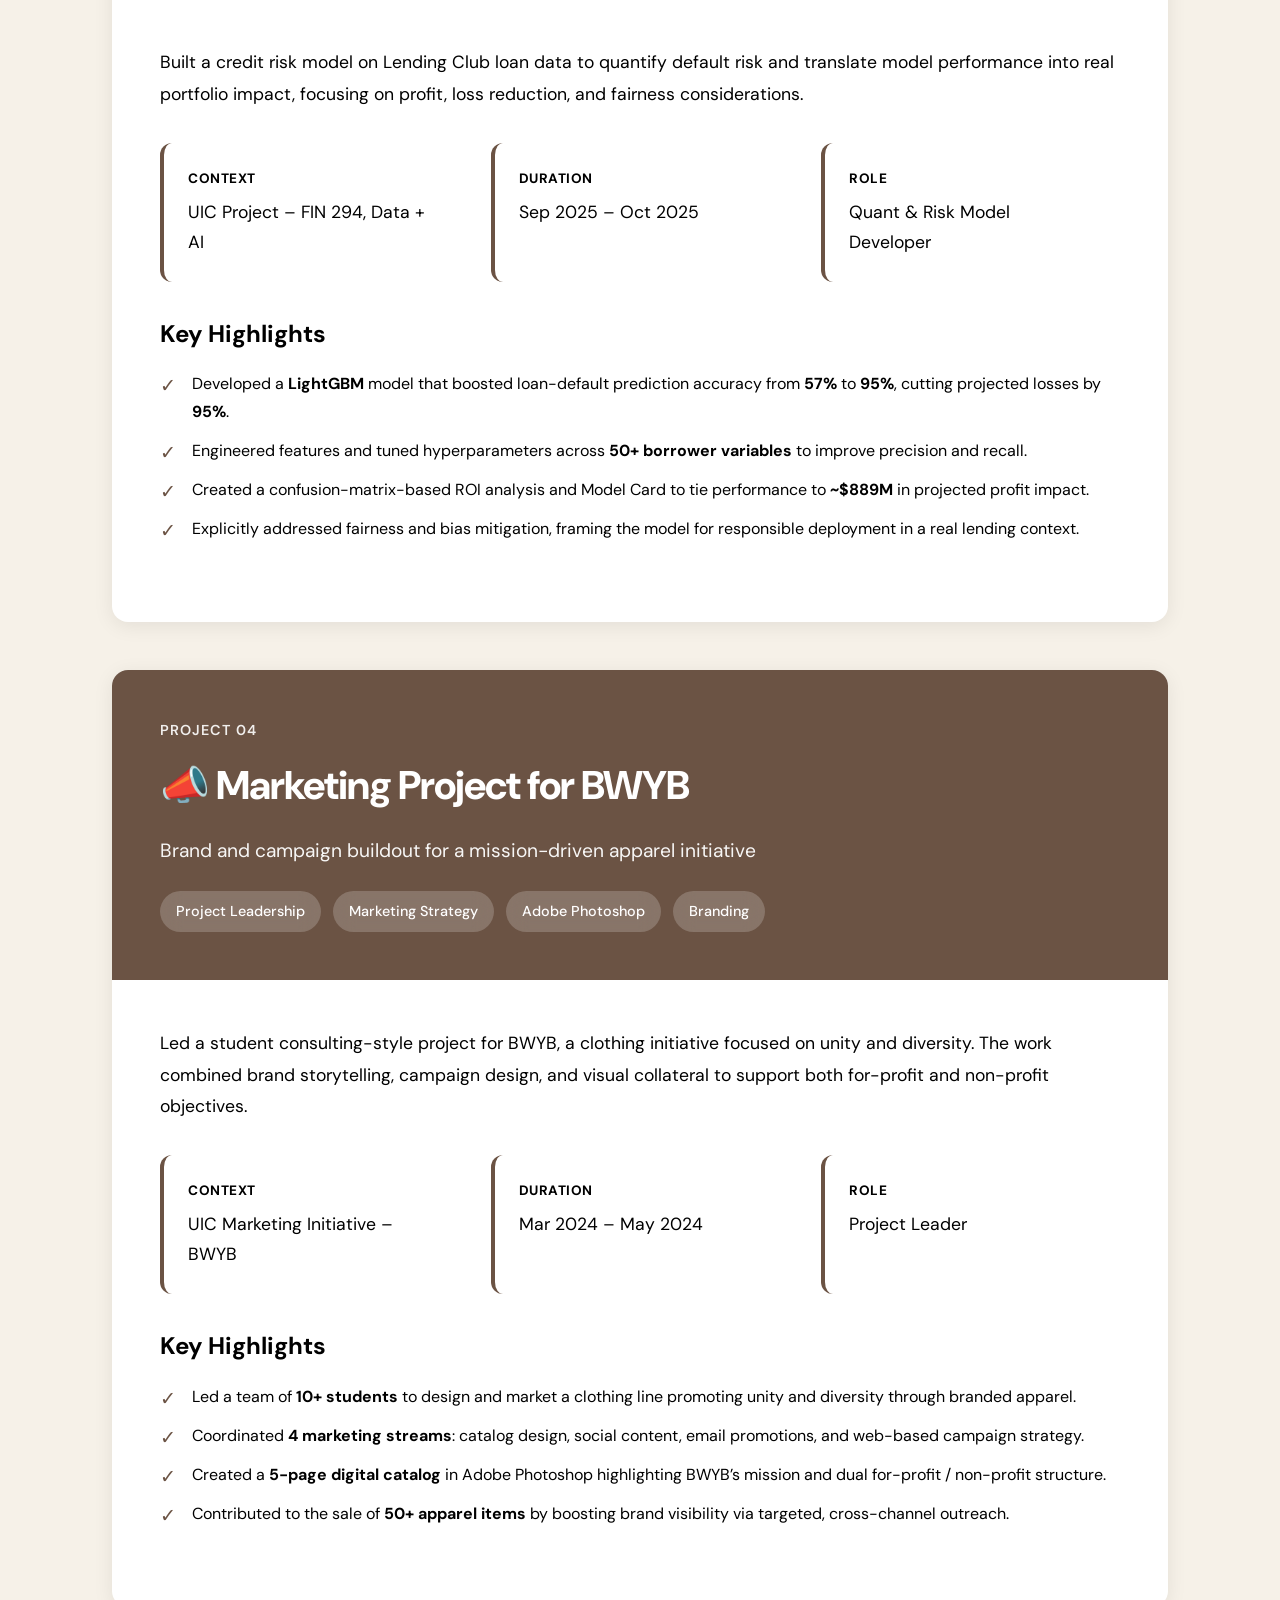
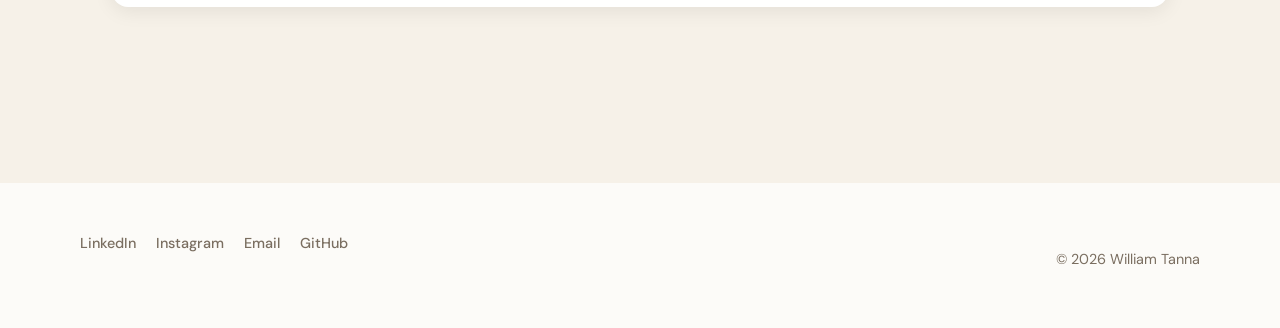
<file: Projects.html>
<!DOCTYPE html>
<html lang="en">
<head>
    <meta charset="UTF-8">
    <meta name="viewport" content="width=device-width, initial-scale=1.0">
    <title>Projects — William Tanna</title>
    <link rel="preconnect" href="https://fonts.googleapis.com">
    <link rel="preconnect" href="https://fonts.gstatic.com" crossorigin>
    <link href="https://fonts.googleapis.com/css2?family=Syne:wght@600;700;800&family=DM+Sans:wght@400;500;600;700&display=swap" rel="stylesheet">
    <link rel="stylesheet" href="css/site.css">
    <style>
        * { margin: 0; padding: 0; box-sizing: border-box; }
        /* tokens from css/site.css */
        :root {
            --black: var(--bg);
            --black-soft: var(--bg-soft);
            --black-card: var(--bg-elevated);
            --gold: var(--accent);
            --gold-light: var(--accent-bright);
            --gold-dark: var(--accent-2);
            --text: var(--text);
            --text-muted: var(--muted);
            --border: var(--border);
        }
        html { scroll-behavior: smooth; }
        body {
            font-family: var(--font-body, 'DM Sans', sans-serif);
            line-height: 1.7;
            color: var(--text);
            background: var(--black);
            overflow-x: hidden;
        }
        .page-transition {
            position: fixed; top: 0; left: 0; width: 100%; height: 100%;
            background: var(--black);
            z-index: 10000;
            display: flex; align-items: center; justify-content: center;
            opacity: 0; pointer-events: none;
            transition: opacity 0.4s ease;
        }
        .page-transition.active { opacity: 1; pointer-events: all; }
        .transition-content { text-align: center; }
        .tiger-runner { font-size: 4rem; color: var(--gold); }
        .loading-text { color: var(--gold); font-family: var(--font-display, Syne, sans-serif); font-size: 1rem; letter-spacing: 0.3em; margin-top: 1rem; }
        nav {
            position: fixed; top: 0; right: 0;
            z-index: 1000;
            padding: 1.5rem 2rem;
        }
        .nav-container {
            display: flex;
            justify-content: flex-end;
            align-items: center;
        }
        .logo { display: none; }
        .nav-plus {
            width: 48px; height: 48px;
            border-radius: 50%;
            background: #0a0a0a;
            color: white;
            border: none;
            font-size: 1.5rem;
            cursor: pointer;
            display: flex;
            align-items: center;
            justify-content: center;
            transition: transform 0.3s, background 0.3s;
        }
        .nav-plus:hover {
            background: #333;
            transform: rotate(90deg);
        }
        .nav-links {
            display: none;
            position: fixed;
            top: 0; right: 0; bottom: 0;
            width: 280px;
            background: #0a0a0a;
            flex-direction: column;
            padding: 5rem 2rem 2rem;
            gap: 1.5rem;
            list-style: none;
            box-shadow: -10px 0 40px rgba(0,0,0,0.3);
        }
        .nav-links.active { display: flex; }
        .nav-links a {
            color: #e5e5e5;
            text-decoration: none;
            font-size: 1rem;
            font-weight: 500;
            transition: color 0.2s;
        }
        .nav-links a:hover { color: var(--gold); }
        .menu-toggle { display: none; }
        .animate-on-scroll {
            opacity: 0;
            transform: translateY(40px);
            transition: opacity 0.8s cubic-bezier(0.4, 0, 0.2, 1), transform 0.8s cubic-bezier(0.4, 0, 0.2, 1);
        }
        .animate-on-scroll.visible {
            opacity: 1;
            transform: translateY(0);
        }
        .animate-delay-1 { transition-delay: 0.1s; }
        .animate-delay-2 { transition-delay: 0.2s; }
        .animate-delay-3 { transition-delay: 0.3s; }
        .page-header {
            margin-top: 60px;
            background: var(--black-soft);
            border-bottom: 1px solid var(--border);
            color: var(--text);
            padding: 4rem 2rem;
            text-align: center;
        }
        .page-header h1 {
            font-family: var(--font-display, Syne, sans-serif);
            font-size: 2.75rem;
            font-weight: 600;
            margin-bottom: 0.75rem;
        }
        .page-header p {
            font-size: 1rem;
            color: var(--text-muted);
            max-width: 560px;
            margin: 0 auto;
        }

        /* Container */
        .container {
            max-width: 1200px;
            margin: 0 auto;
            padding: 4rem 2rem;
        }

        /* Project Card */
        .project-card {
            background: var(--black-card);
            border-radius: 16px;
            overflow: hidden;
            box-shadow: 0 4px 20px rgba(0,0,0,0.08);
            margin-bottom: 3rem;
            transition: all 0.3s;
        }

        .project-card:hover {
            transform: translateY(-5px);
            box-shadow: 0 12px 40px rgba(0,0,0,0.15);
        }

        .project-header {
            background: linear-gradient(135deg, var(--gold) 0%, var(--gold) 100%);
            color: white;
            padding: 3rem;
        }

        .project-number {
            font-size: 0.9rem;
            font-weight: 600;
            letter-spacing: 1px;
            opacity: 0.9;
            margin-bottom: 0.5rem;
        }

        .project-title {
            font-size: 2.5rem;
            font-weight: 800;
            margin-bottom: 1rem;
            letter-spacing: -1px;
        }

        .project-subtitle {
            font-size: 1.2rem;
            opacity: 0.95;
            margin-bottom: 1.5rem;
        }

        .project-tags {
            display: flex;
            flex-wrap: wrap;
            gap: 0.75rem;
        }

        .project-tag {
            padding: 0.5rem 1rem;
            background: rgba(255,255,255,0.2);
            backdrop-filter: blur(10px);
            border-radius: 50px;
            font-size: 0.9rem;
            font-weight: 500;
        }

        .project-body {
            padding: 3rem;
        }

        .project-description {
            font-size: 1.1rem;
            line-height: 1.8;
            margin-bottom: 2rem;
            color: var(--text);
        }

        .project-details {
            display: grid;
            grid-template-columns: repeat(auto-fit, minmax(250px, 1fr));
            gap: 2rem;
            margin-bottom: 2rem;
        }

        .detail-box {
            padding: 1.5rem;
            background: var(--black-card);
            border-radius: 12px;
            border-left: 4px solid var(--gold);
        }

        .detail-label {
            font-size: 0.85rem;
            font-weight: 700;
            color: var(--text);
            text-transform: uppercase;
            letter-spacing: 0.5px;
            margin-bottom: 0.5rem;
        }

        .detail-value {
            font-size: 1.1rem;
            color: var(--text);
        }

        .project-highlights {
            margin-bottom: 2rem;
        }

        .project-highlights h3 {
            font-size: 1.5rem;
            color: var(--text);
            margin-bottom: 1rem;
        }

        .project-highlights ul {
            list-style: none;
            padding: 0;
        }

        .project-highlights li {
            padding-left: 2rem;
            margin-bottom: 0.75rem;
            position: relative;
            line-height: 1.7;
        }

        .project-highlights li::before {
            content: '✓';
            position: absolute;
            left: 0;
            color: var(--gold);
            font-weight: bold;
            font-size: 1.2em;
        }

        .project-files {
            background: var(--black-card);
            padding: 2rem;
            border-radius: 12px;
        }

        .project-files h3 {
            font-size: 1.5rem;
            color: var(--text);
            margin-bottom: 1.5rem;
            display: flex;
            align-items: center;
            gap: 0.5rem;
        }

        .files-grid {
            display: grid;
            grid-template-columns: repeat(auto-fit, minmax(200px, 1fr));
            gap: 1rem;
        }

        .file-link {
            display: flex;
            align-items: center;
            gap: 1rem;
            padding: 1.25rem;
            background: var(--black-card);
            border: 2px solid var(--border);
            border-radius: 12px;
            text-decoration: none;
            color: var(--text);
            transition: all 0.3s;
        }

        .file-link:hover {
            border-color: var(--gold);
            transform: translateY(-3px);
            box-shadow: 0 5px 20px rgba(0,0,0,0.1);
        }

        .file-icon {
            font-size: 2rem;
        }

        .file-info {
            flex: 1;
        }

        .file-name {
            font-weight: 600;
            color: var(--text);
            margin-bottom: 0.25rem;
        }

        .file-type {
            font-size: 0.85rem;
            color: var(--text);
            opacity: 0.7;
        }

        /* Empty State (unused for now but kept) */
        .empty-state {
            text-align: center;
            padding: 4rem 2rem;
            background: var(--black-card);
            border-radius: 16px;
            box-shadow: 0 4px 20px rgba(0,0,0,0.08);
        }

        .empty-state-icon {
            font-size: 5rem;
            margin-bottom: 1rem;
        }

        .empty-state h3 {
            font-size: 1.75rem;
            color: var(--text);
            margin-bottom: 1rem;
        }

        .empty-state p {
            font-size: 1.1rem;
            color: var(--text);
            opacity: 0.8;
        }

        /* Footer */
        footer {
            background: var(--black-soft);
            border-top: 1px solid var(--border);
            color: var(--text);
            padding: 3rem 2rem;
            text-align: center;
            margin-top: 4rem;
        }

        .footer-content {
            max-width: 1200px;
            margin: 0 auto;
        }

        .social-links {
            display: flex;
            justify-content: center;
            gap: 2rem;
            margin-bottom: 2rem;
        }

        .social-links a {
            color: var(--text-muted);
            font-size: 0.9rem;
            transition: all 0.3s;
            text-decoration: none;
        }

        .social-links a:hover {
            color: var(--gold);
            transform: translateY(-3px);
        }
        footer p { font-size: 0.8rem; color: var(--text-muted); }

        /* Responsive */
        @media (max-width: 768px) {
            .nav-links {
                display: none;
                position: fixed;
                top: 60px;
                left: 0;
                right: 0;
                background: var(--black);
                flex-direction: column;
                padding: 2rem;
                gap: 1rem;
            }

            .nav-links.active {
                display: flex;
            }

            .menu-toggle {
                display: block;
            }

            .page-header h1 {
                font-size: 2.5rem;
            }

            .project-title {
                font-size: 2rem;
            }

            .project-header,
            .project-body {
                padding: 2rem;
            }

            .files-grid {
                grid-template-columns: 1fr;
            }
        }
    
        .page-header { padding-top: calc(var(--nav-h) + 3rem) !important; }
        .chat-page { padding-top: calc(var(--nav-h) + 1rem); }
    </style>
</head>
<body>
    <div class="page-transition" id="pageTransition" aria-hidden="true">
        <div class="transition-wipe"></div>
        <div class="transition-content">
            <div class="transition-mark">WT</div>
            <div class="loading-text">Loading</div>
        </div>
    </div>

    <div class="site-nav-backdrop" id="siteNavBackdrop"></div>

    <header class="site-nav">
        <div class="site-nav-inner">
            <a href="/" class="site-brand" onclick="navigateWithAnimation(event, '/')">William <span>Tanna</span></a>
            <button type="button" class="site-nav-toggle" id="siteNavToggle" aria-label="Open menu" aria-expanded="false" aria-controls="siteNavLinks">+</button>
            <ul class="site-nav-links" id="siteNavLinks">
                <li><a href="/" onclick="navigateWithAnimation(event, '/')">Home</a></li>
                <li><a href="/about" onclick="navigateWithAnimation(event, '/about')">About</a></li>
                <li><a href="/resume" onclick="navigateWithAnimation(event, '/resume')">Resume</a></li>
                <li><a href="/projects" class="active" onclick="navigateWithAnimation(event, '/projects')">Projects</a></li>
                <li><a href="/courses" onclick="navigateWithAnimation(event, '/courses')">Courses</a></li>
                <li><a href="/goals" onclick="navigateWithAnimation(event, '/goals')">Goals</a></li>
                <li><a href="/chat" onclick="navigateWithAnimation(event, '/chat')">AI Chat</a></li>
            </ul>
        </div>
    </header>

    <!-- Page Header -->
    <section class="page-header animate-on-scroll">
        <h1>💼 Projects</h1>
        <p>Academic and professional work showcasing financial analysis, data science, AI workflows, and investment strategies</p>
    </section>

    <!-- Main Content -->
    <div class="container">
        <!-- Project 1: ESG Automation Platform / WITCH FOR FITCH -->
        <div class="project-card animate-on-scroll">
            <div class="project-header">
                <div class="project-number">PROJECT 01</div>
                <h2 class="project-title">🌱 ESG Automation Platform – “WITCH FOR FITCH”</h2>
                <p class="project-subtitle">Automated ESG PDF search and Scope 1–3 extraction for analyst workflows</p>
                <div class="project-tags">
                    <span class="project-tag">Python</span>
                    <span class="project-tag">ESG</span>
                    <span class="project-tag">Automation</span>
                    <span class="project-tag">AI Agents</span>
                </div>
            </div>
            <div class="project-body">
                <p class="project-description">
                    Built a production-style ESG document pipeline for a Fitch-like credit research workflow. 
                    “WITCH FOR FITCH” automates discovery and analysis of ESG PDFs and drastically reduces 
                    analyst time spent finding and extracting Scope 1–3 emissions data.
                </p>

                <div class="project-details">
                    <div class="detail-box">
                        <div class="detail-label">Context</div>
                        <div class="detail-value">UIC Project – FIN 294, Data + AI</div>
                    </div>
                    <div class="detail-box">
                        <div class="detail-label">Duration</div>
                        <div class="detail-value">Nov 2025 – Dec 2025</div>
                    </div>
                    <div class="detail-box">
                        <div class="detail-label">Role</div>
                        <div class="detail-value">Data &amp; Automation Lead</div>
                    </div>
                </div>

                <div class="project-highlights">
                    <h3>Key Highlights</h3>
                    <ul>
                        <li>Built a platform that automates ESG PDF search and Scope 1–3 extraction, delivering results in <strong>~20 seconds</strong> per filing with <strong>~95% consistency</strong>.</li>
                        <li>Re-engineered the backend with multi-step validation to remove false positives and increase document throughput by <strong>~1700%</strong>.</li>
                        <li>Delivered a review pipeline that is <strong>18x faster</strong> and <strong>56x cheaper</strong> than manual analyst workflows.</li>
                        <li>Won the <strong>2025 Chicago Tech Circle Competition</strong> with this project as the core product demo.</li>
                    </ul>
                </div>

                
                <div class="project-files">
                    <h3>Links</h3>
                    <div class="files-grid">
                        <a href="https://github.com/williamtanna2824/esg-scope-finder" target="_blank" rel="noopener" class="file-link">
                            <div class="file-icon">GH</div>
                            <div class="file-info">
                                <div class="file-name">GitHub — ESG Scope Finder</div>
                                <div class="file-type">Repository</div>
                            </div>
                        </a>
                        <a href="https://youtu.be/WHxCfudBnkc" target="_blank" rel="noopener" class="file-link">
                            <div class="file-icon">YT</div>
                            <div class="file-info">
                                <div class="file-name">WITCH FOR FITCH — Demo</div>
                                <div class="file-type">YouTube</div>
                            </div>
                        </a>
                    </div>
                </div>
            </div>
        </div>


        <!-- ClearSpend Analytics -->
        <div class="project-card animate-on-scroll" id="clearspend">
            <div class="project-header">
                <div class="project-number">PROJECT</div>
                <h2 class="project-title">ClearSpend Analytics</h2>
                <p class="project-subtitle">AI-driven vendor spend analysis platform — co-founder</p>
                <div class="project-tags">
                    <span class="project-tag">Python</span>
                    <span class="project-tag">ETL</span>
                    <span class="project-tag">AI</span>
                    <span class="project-tag">Fintech</span>
                </div>
            </div>
            <div class="project-body">
                <p class="project-description">
                    Co-founded an AI-driven vendor spend analysis platform that landed 3 clients in its first month
                    and identified over $15K in savings through ETL pipelines, KPI dashboards, and investor-grade materials.
                </p>
                <div class="project-files">
                    <h3>Links</h3>
                    <div class="files-grid">
                        <a href="https://github.com/williamtanna2824/ClearSpend-Analytics" target="_blank" rel="noopener" class="file-link">
                            <div class="file-icon">GH</div>
                            <div class="file-info">
                                <div class="file-name">GitHub — ClearSpend Analytics</div>
                                <div class="file-type">Repository</div>
                            </div>
                        </a>
                    </div>
                </div>
            </div>
        </div>

        <!-- Chargeback Risk Intelligence -->
        <div class="project-card animate-on-scroll" id="chargeback">
            <div class="project-header">
                <div class="project-number">PROJECT</div>
                <h2 class="project-title">Chargeback Risk Intelligence</h2>
                <p class="project-subtitle">Full-stack fintech ML platform for pre-dispute risk scoring</p>
                <div class="project-tags">
                    <span class="project-tag">XGBoost</span>
                    <span class="project-tag">Python</span>
                    <span class="project-tag">Claude API</span>
                    <span class="project-tag">Fintech</span>
                </div>
            </div>
            <div class="project-body">
                <p class="project-description">
                    Designed and built a full-stack chargeback risk platform with a 23-feature XGBoost model
                    (0.987 ROC-AUC) and Claude API integration for real-time fraud analysis narratives.
                </p>
                <div class="project-highlights">
                    <h3>Key Highlights</h3>
                    <ul>
                        <li>23-feature ML scoring engine with live API, multi-tenant patterns, and webhook ingestion.</li>
                        <li><strong>0.987 ROC-AUC</strong> — strong separation between chargebacks and clean transactions.</li>
                        <li>Claude API narrative generation across country risk profiles to speed analyst review.</li>
                    </ul>
                </div>
                <div class="project-files">
                    <h3>Links</h3>
                    <div class="files-grid">
                        <a href="https://github.com/williamtanna2824/chargeback-risk-model" target="_blank" rel="noopener" class="file-link">
                            <div class="file-icon">GH</div>
                            <div class="file-info">
                                <div class="file-name">GitHub — Chargeback Risk Model</div>
                                <div class="file-type">Repository</div>
                            </div>
                        </a>
                    </div>
                </div>
            </div>
        </div>

        <!-- Project 2: Pathfind Careers AI Workflow -->
        <div class="project-card animate-on-scroll">
            <div class="project-header">
                <div class="project-number">PROJECT 02</div>
                <h2 class="project-title">Pathfind Careers — Résumé Matching Workflow</h2>
                <p class="project-subtitle">AI workflow system for scalable résumé screening and job matching</p>
                <div class="project-tags">
                    <span class="project-tag">AI Agents</span>
                    <span class="project-tag">LogicStudio</span>
                    <span class="project-tag">Automation</span>
                    <span class="project-tag">Career Tech</span>
                </div>
            </div>
            <div class="project-body">
                <p class="project-description">
                    Designed an AI-driven careers workflow under the “Red Circle Consulting” concept. 
                    The system automates résumé parsing, job matching, and outreach to help students and early-career 
                    candidates find roles faster while reducing recruiting overhead.
                </p>

                <div class="project-details">
                    <div class="detail-box">
                        <div class="detail-label">Context</div>
                        <div class="detail-value">Red Circle Consulting – UIC FIN 294</div>
                    </div>
                    <div class="detail-box">
                        <div class="detail-label">Duration</div>
                        <div class="detail-value">Oct 2025 – Nov 2025</div>
                    </div>
                    <div class="detail-box">
                        <div class="detail-label">Role</div>
                        <div class="detail-value">Workflow &amp; AI Systems Designer</div>
                    </div>
                </div>

                <div class="project-highlights">
                    <h3>Key Highlights</h3>
                    <ul>
                        <li>Developed a <strong>AI workflow system</strong> in LogicStudio that reduced résumé review time by <strong>98%</strong> while improving screening accuracy by <strong>~90%</strong>.</li>
                        <li>Designed <strong>specialized workflow steps</strong> for parsing, matching, and outreach, lowering costs from <strong>~$4,000</strong> to <strong>~$23 per run</strong>.</li>
                        <li>Delivered a functional prototype that consistently surfaced <strong>top-10 job matches</strong> with verified listings and personalized recruiter email drafts.</li>
                        <li>Packaged the workflow as “Pathfind Careers,” a reusable module career centers and platforms can plug into existing pipelines.</li>
                    </ul>
                </div>
            </div>
        </div>

        <!-- Project 3: Lending Club Credit Risk Modeling -->
        <div class="project-card animate-on-scroll">
            <div class="project-header">
                <div class="project-number">PROJECT 03</div>
                <h2 class="project-title">📊 Lending Club Credit Risk Modeling</h2>
                <p class="project-subtitle">LightGBM model for default prediction and portfolio loss reduction</p>
                <div class="project-tags">
                    <span class="project-tag">Python</span>
                    <span class="project-tag">LightGBM</span>
                    <span class="project-tag">Credit Risk</span>
                    <span class="project-tag">Machine Learning</span>
                </div>
            </div>
            <div class="project-body">
                <p class="project-description">
                    Built a credit risk model on Lending Club loan data to quantify default risk and 
                    translate model performance into real portfolio impact, focusing on profit, loss reduction, 
                    and fairness considerations.
                </p>

                <div class="project-details">
                    <div class="detail-box">
                        <div class="detail-label">Context</div>
                        <div class="detail-value">UIC Project – FIN 294, Data + AI</div>
                    </div>
                    <div class="detail-box">
                        <div class="detail-label">Duration</div>
                        <div class="detail-value">Sep 2025 – Oct 2025</div>
                    </div>
                    <div class="detail-box">
                        <div class="detail-label">Role</div>
                        <div class="detail-value">Quant &amp; Risk Model Developer</div>
                    </div>
                </div>

                <div class="project-highlights">
                    <h3>Key Highlights</h3>
                    <ul>
                        <li>Developed a <strong>LightGBM</strong> model that boosted loan-default prediction accuracy from <strong>57%</strong> to <strong>95%</strong>, cutting projected losses by <strong>95%</strong>.</li>
                        <li>Engineered features and tuned hyperparameters across <strong>50+ borrower variables</strong> to improve precision and recall.</li>
                        <li>Created a confusion-matrix-based ROI analysis and Model Card to tie performance to <strong>~$889M</strong> in projected profit impact.</li>
                        <li>Explicitly addressed fairness and bias mitigation, framing the model for responsible deployment in a real lending context.</li>
                    </ul>
                </div>
            </div>
        </div>

        <!-- Project 4: Marketing Project for BWYB -->
        <div class="project-card animate-on-scroll">
            <div class="project-header">
                <div class="project-number">PROJECT 04</div>
                <h2 class="project-title">📣 Marketing Project for BWYB</h2>
                <p class="project-subtitle">Brand and campaign buildout for a mission-driven apparel initiative</p>
                <div class="project-tags">
                    <span class="project-tag">Project Leadership</span>
                    <span class="project-tag">Marketing Strategy</span>
                    <span class="project-tag">Adobe Photoshop</span>
                    <span class="project-tag">Branding</span>
                </div>
            </div>
            <div class="project-body">
                <p class="project-description">
                    Led a student consulting-style project for BWYB, a clothing initiative focused on unity 
                    and diversity. The work combined brand storytelling, campaign design, and visual collateral 
                    to support both for-profit and non-profit objectives.
                </p>

                <div class="project-details">
                    <div class="detail-box">
                        <div class="detail-label">Context</div>
                        <div class="detail-value">UIC Marketing Initiative – BWYB</div>
                    </div>
                    <div class="detail-box">
                        <div class="detail-label">Duration</div>
                        <div class="detail-value">Mar 2024 – May 2024</div>
                    </div>
                    <div class="detail-box">
                        <div class="detail-label">Role</div>
                        <div class="detail-value">Project Leader</div>
                    </div>
                </div>

                <div class="project-highlights">
                    <h3>Key Highlights</h3>
                    <ul>
                        <li>Led a team of <strong>10+ students</strong> to design and market a clothing line promoting unity and diversity through branded apparel.</li>
                        <li>Coordinated <strong>4 marketing streams</strong>: catalog design, social content, email promotions, and web-based campaign strategy.</li>
                        <li>Created a <strong>5-page digital catalog</strong> in Adobe Photoshop highlighting BWYB’s mission and dual for-profit / non-profit structure.</li>
                        <li>Contributed to the sale of <strong>50+ apparel items</strong> by boosting brand visibility via targeted, cross-channel outreach.</li>
                    </ul>
                </div>
            </div>
        </div>
    </div>

        <footer class="site-footer">
        <div class="site-footer-inner">
            <div class="social-links">
                <a href="https://linkedin.com/in/williamtanna" target="_blank" rel="noopener">LinkedIn</a>
                <a href="https://instagram.com/williamtannaa" target="_blank" rel="noopener">Instagram</a>
                <a href="mailto:william@williamtanna.com">Email</a>
                <a href="https://github.com/williamtanna2824" target="_blank" rel="noopener">GitHub</a>
            </div>
            <p>© 2026 William Tanna</p>
        </div>
    </footer>

    <script src="js/site.js"></script>
    
</body>
</html>
</file>
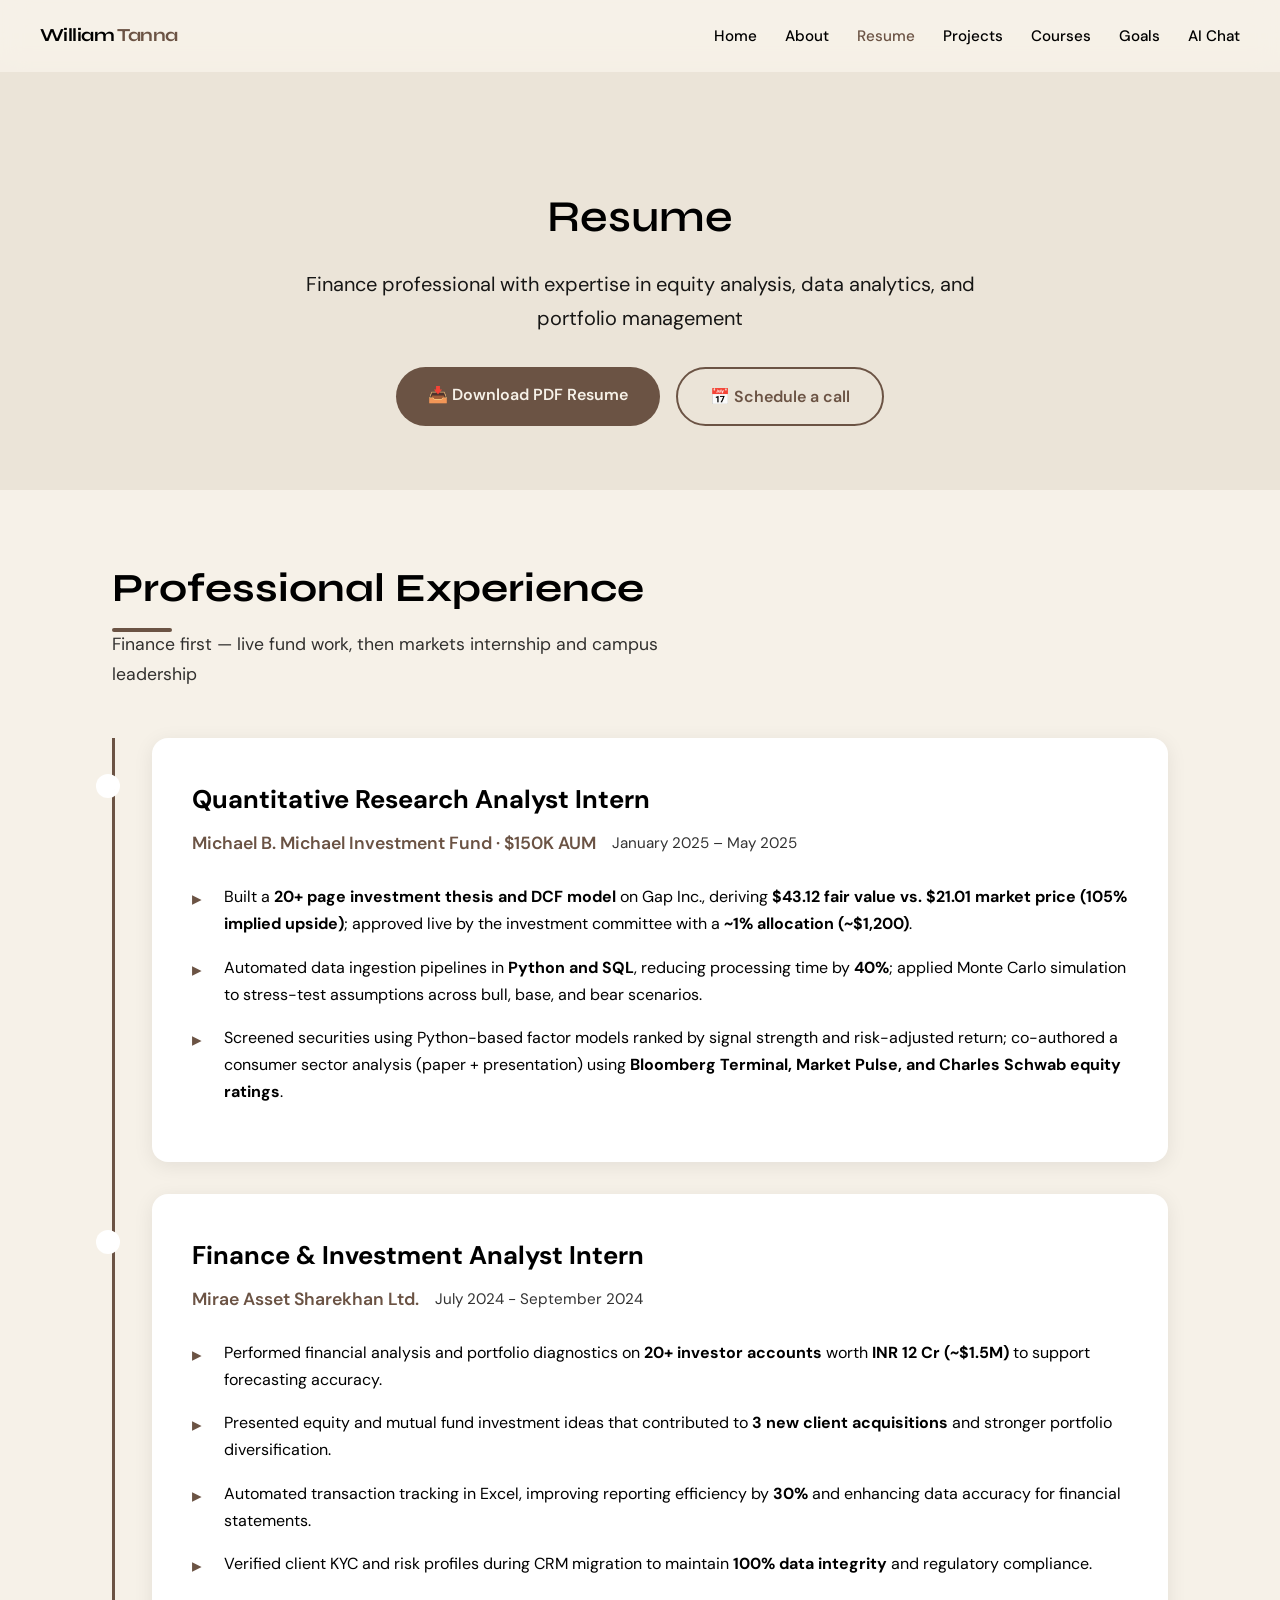
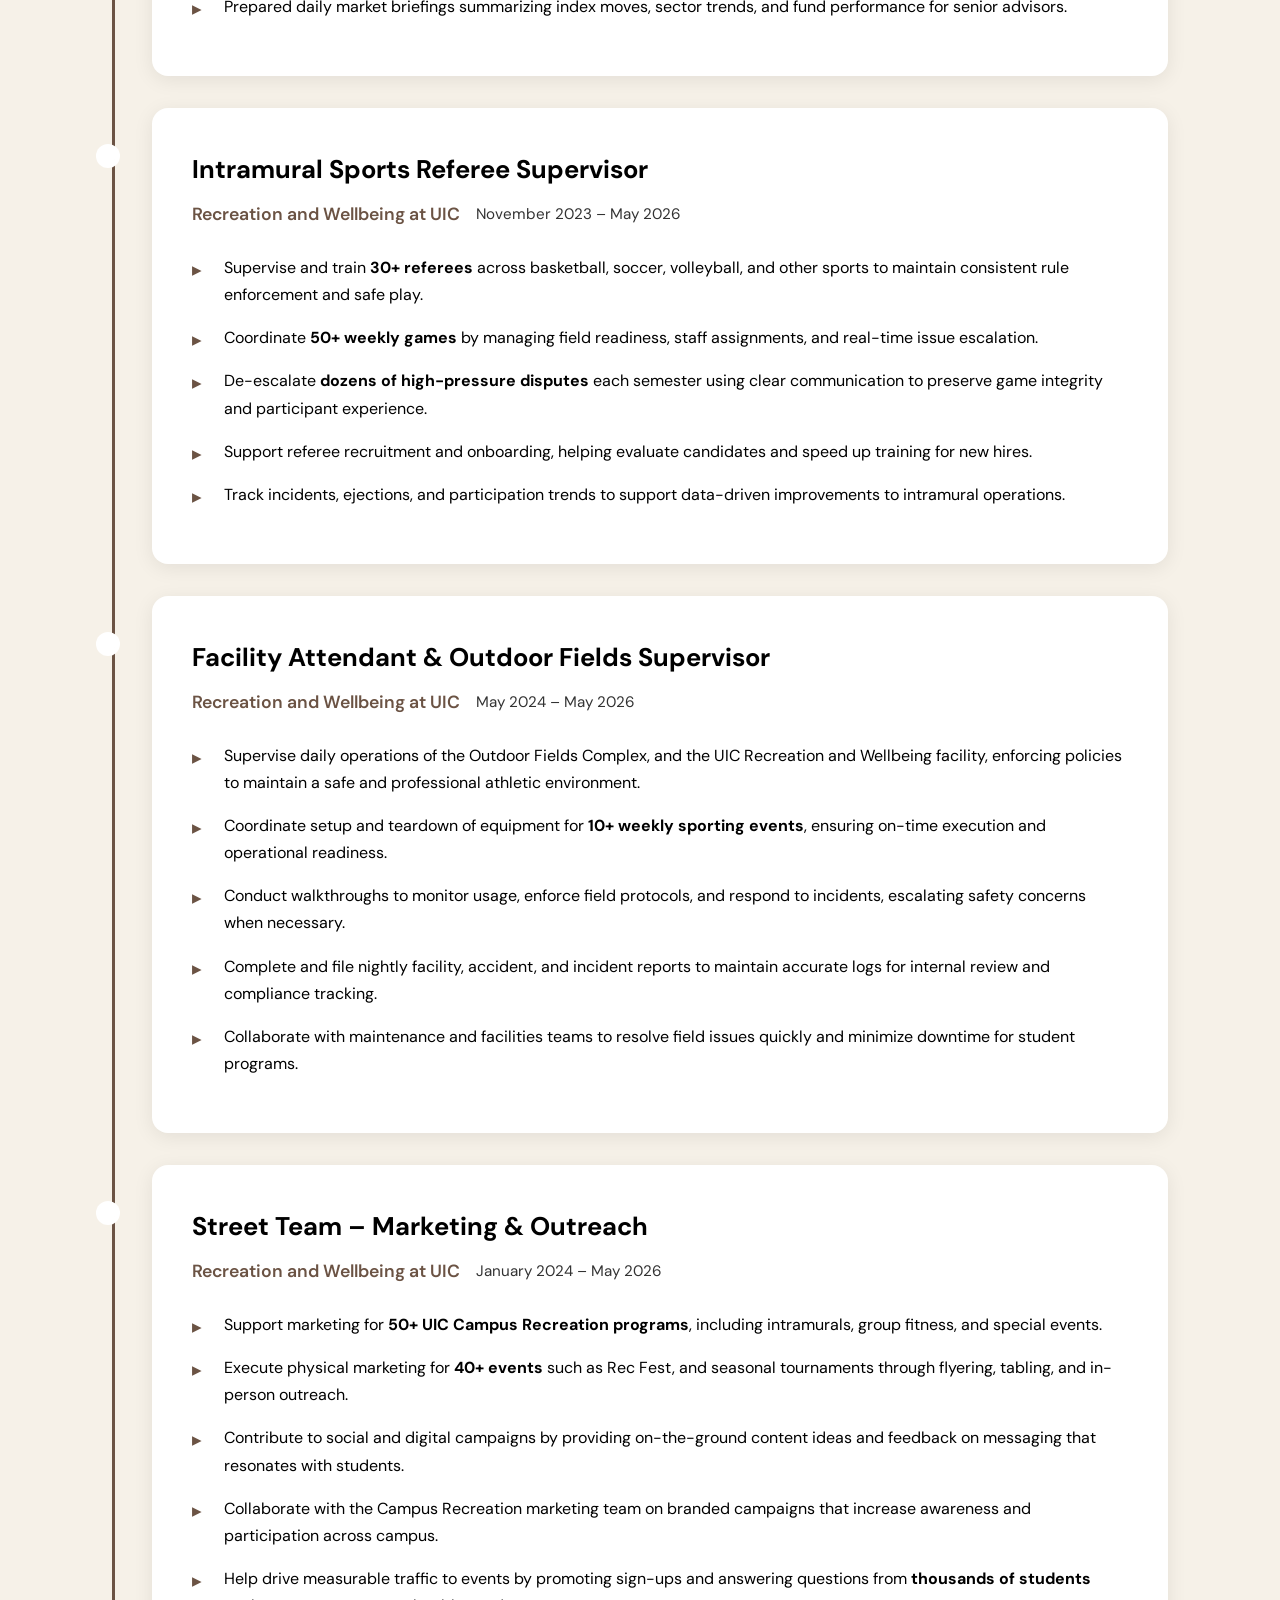
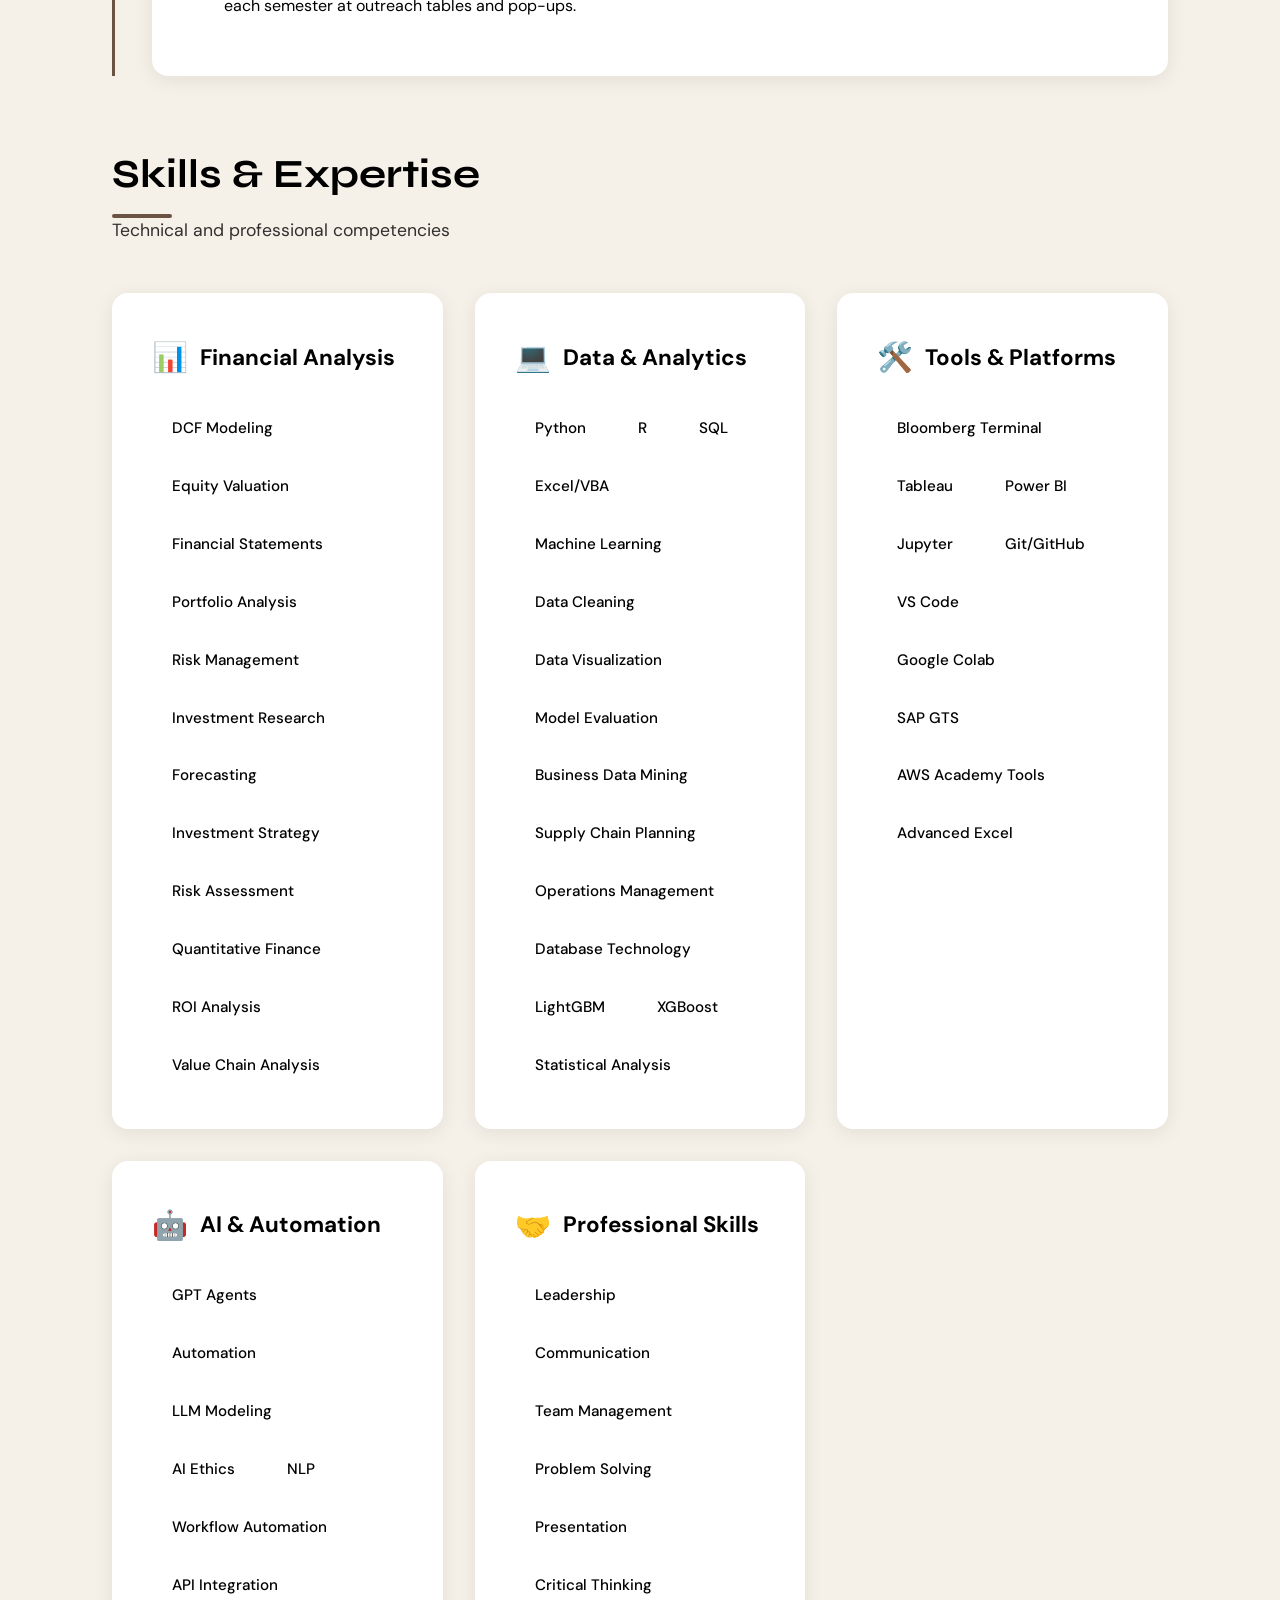
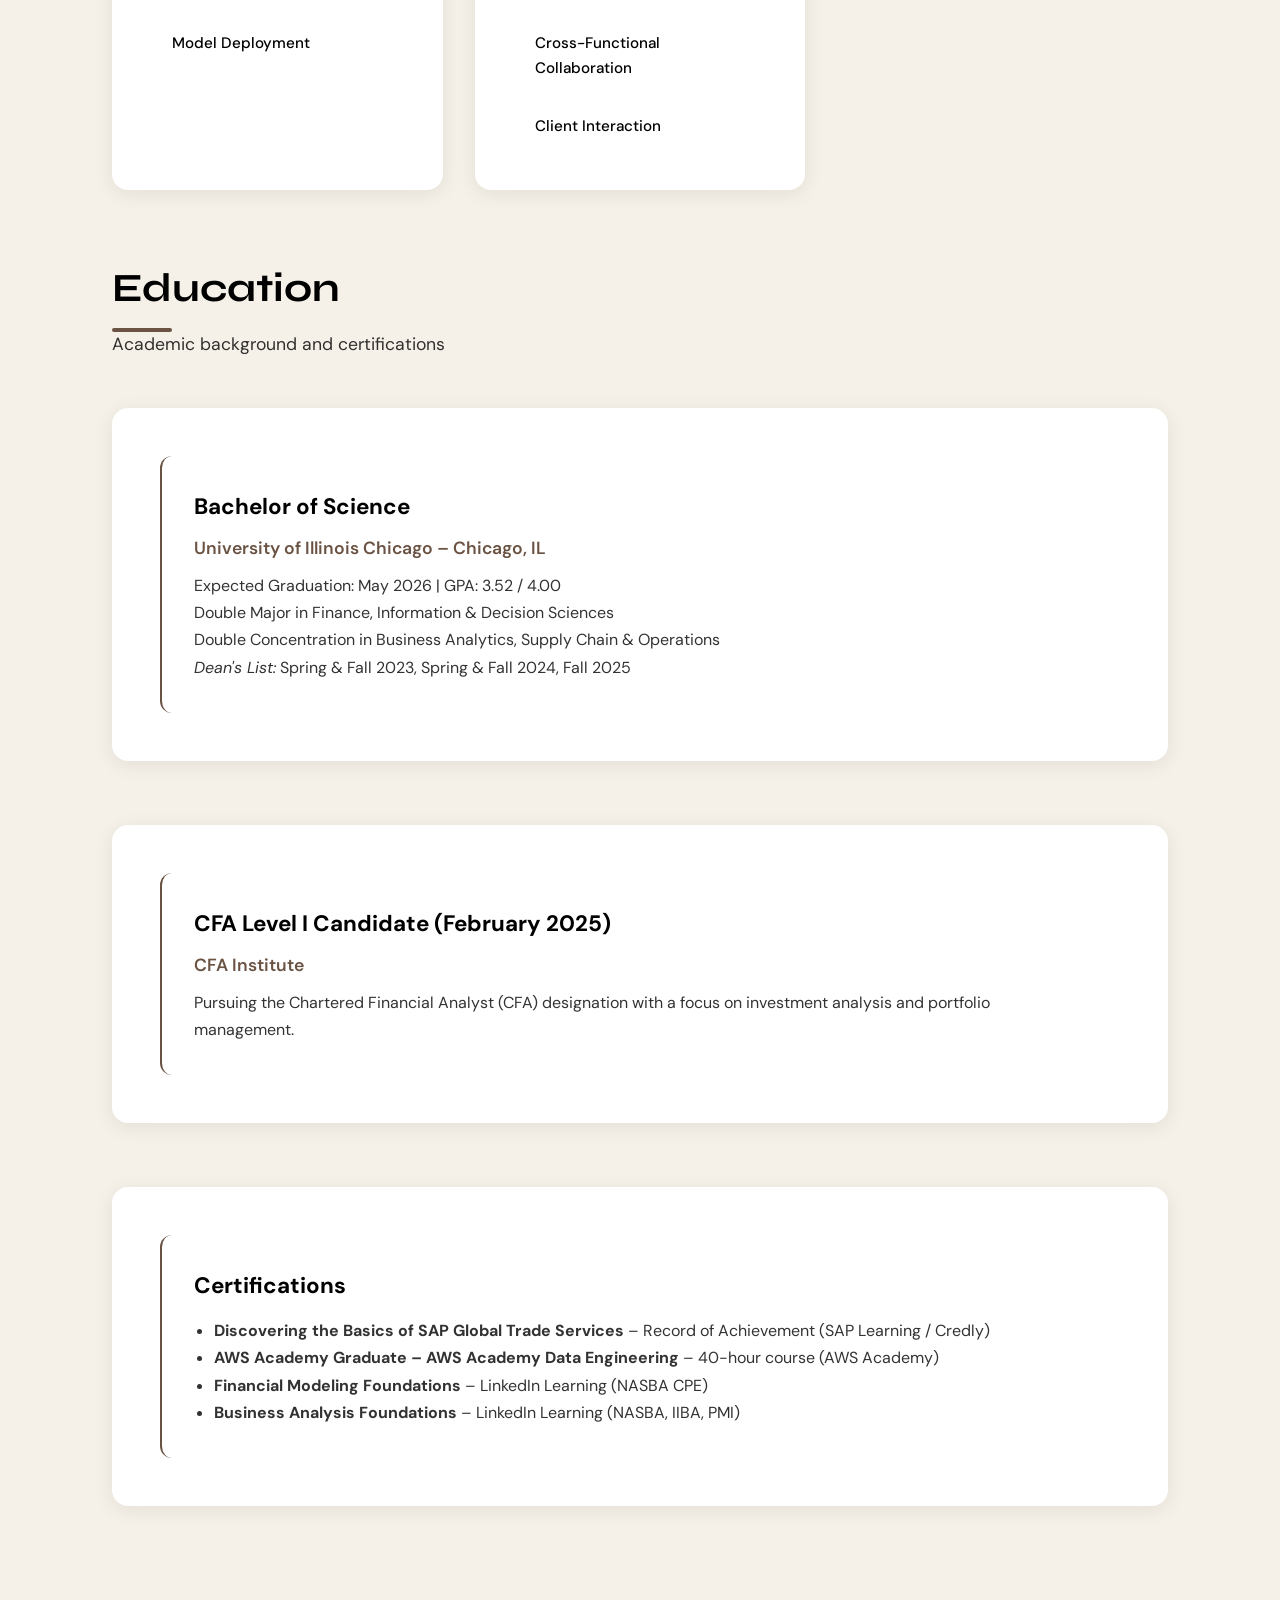
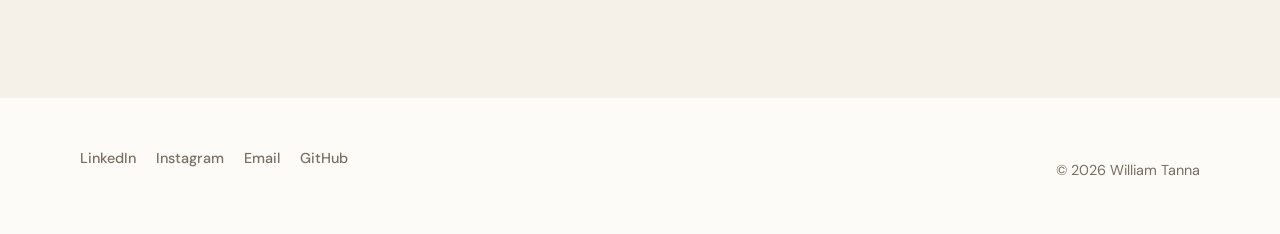
<file: Resume.html>
<!DOCTYPE html>
<html lang="en">
<head>
    <meta charset="UTF-8">
    <meta name="viewport" content="width=device-width, initial-scale=1.0">
    <title>Resume — William Tanna</title>
    <link rel="preconnect" href="https://fonts.googleapis.com">
    <link rel="preconnect" href="https://fonts.gstatic.com" crossorigin>
    <link href="https://fonts.googleapis.com/css2?family=Syne:wght@600;700;800&family=DM+Sans:wght@400;500;600;700&display=swap" rel="stylesheet">
    <link rel="stylesheet" href="css/site.css">
    <style>
        * {
            margin: 0;
            padding: 0;
            box-sizing: border-box;
        }
        /* tokens from css/site.css */
        :root {
            --black: var(--bg);
            --black-soft: var(--bg-soft);
            --black-card: var(--bg-elevated);
            --gold: var(--accent);
            --gold-light: var(--accent-bright);
            --gold-dark: var(--accent-2);
            --text: var(--text);
            --text-muted: var(--muted);
            --border: var(--border);
        }

        html { scroll-behavior: smooth; }

        body {
            font-family: var(--font-body, 'DM Sans', sans-serif);
            line-height: 1.7;
            color: var(--text);
            background: var(--black);
            overflow-x: hidden;
        }

        .page-transition {
            position: fixed; top: 0; left: 0; width: 100%; height: 100%;
            background: var(--black);
            z-index: 10000;
            display: flex; align-items: center; justify-content: center;
            opacity: 0; pointer-events: none;
            transition: opacity 0.4s ease;
        }
        .page-transition.active { opacity: 1; pointer-events: all; }
        .transition-content { text-align: center; }
        .tiger-runner { font-size: 4rem; color: var(--gold); }
        .loading-text { color: var(--gold); font-family: var(--font-display, Syne, sans-serif); font-size: 1rem; letter-spacing: 0.3em; margin-top: 1rem; }

        nav {
            position: fixed; top: 0; right: 0;
            z-index: 1000;
            padding: 1.5rem 2rem;
        }
        .nav-container {
            display: flex;
            justify-content: flex-end;
            align-items: center;
        }
        .logo { display: none; }
        .nav-plus {
            width: 48px; height: 48px;
            border-radius: 50%;
            background: #0a0a0a;
            color: white;
            border: none;
            font-size: 1.5rem;
            cursor: pointer;
            display: flex;
            align-items: center;
            justify-content: center;
            transition: transform 0.3s, background 0.3s;
        }
        .nav-plus:hover {
            background: #333;
            transform: rotate(90deg);
        }
        .nav-links {
            display: none;
            position: fixed;
            top: 0; right: 0; bottom: 0;
            width: 280px;
            background: #0a0a0a;
            flex-direction: column;
            padding: 5rem 2rem 2rem;
            gap: 1.5rem;
            list-style: none;
            box-shadow: -10px 0 40px rgba(0,0,0,0.3);
        }
        .nav-links.active { display: flex; }
        .nav-links a {
            color: #e5e5e5;
            text-decoration: none;
            font-size: 1rem;
            font-weight: 500;
            transition: color 0.2s;
        }
        .nav-links a:hover { color: var(--gold); }
        .menu-toggle { display: none; }
        .animate-on-scroll {
            opacity: 0;
            transform: translateY(40px);
            transition: opacity 0.8s cubic-bezier(0.4, 0, 0.2, 1), transform 0.8s cubic-bezier(0.4, 0, 0.2, 1);
        }
        .animate-on-scroll.visible {
            opacity: 1;
            transform: translateY(0);
        }
        .animate-delay-1 { transition-delay: 0.1s; }
        .animate-delay-2 { transition-delay: 0.2s; }
        .animate-delay-3 { transition-delay: 0.3s; }

        .page-header {
            margin-top: 60px;
            background: var(--black-soft);
            border-bottom: 1px solid var(--border);
            color: var(--text);
            padding: 4rem 2rem;
            text-align: center;
        }

        .page-header h1 {
            font-family: var(--font-display, Syne, sans-serif);
            font-size: 2.75rem;
            font-weight: 600;
            margin-bottom: 0.75rem;
        }

        .page-header p {
            font-size: 1.25rem;
            opacity: 0.9;
            max-width: 700px;
            margin: 0 auto 2rem;
        }

        .download-btn {
            display: inline-block;
            padding: 0.875rem 2rem;
            background: var(--gold);
            color: var(--black);
            border-radius: 50px;
            text-decoration: none;
            font-weight: 600;
            transition: all 0.3s;
        }

        .download-btn:hover {
            background: var(--gold-light);
            transform: translateY(-2px);
            box-shadow: 0 8px 24px rgba(212, 175, 55, 0.3);
        }

        /* Container */
        .container {
            max-width: 1200px;
            margin: 0 auto;
            padding: 4rem 2rem;
        }

        .section-title {
            font-size: 2.5rem;
            font-weight: 700;
            color: var(--text);
            margin-bottom: 0.5rem;
            position: relative;
            display: inline-block;
        }

        .section-title::after {
            content: '';
            position: absolute;
            bottom: -10px;
            left: 0;
            width: 60px;
            height: 4px;
            background: var(--gold);
            border-radius: 2px;
        }

        .section-subtitle {
            color: var(--text);
            font-size: 1.1rem;
            margin-bottom: 3rem;
            opacity: 0.8;
        }

        /* Timeline */
        .timeline {
            position: relative;
            padding-left: 2.5rem;
            margin-bottom: 4rem;
        }

        .timeline::before {
            content: '';
            position: absolute;
            left: 0;
            top: 0;
            bottom: 0;
            width: 3px;
            background: var(--gold);
        }

        .timeline-item {
            position: relative;
            padding: 2.5rem;
            background: var(--black-card);
            border-radius: 16px;
            margin-bottom: 2rem;
            box-shadow: 0 4px 20px rgba(0,0,0,0.08);
            transition: all 0.3s;
        }

        .timeline-item:hover {
            transform: translateX(8px);
            box-shadow: 0 8px 30px rgba(0,0,0,0.12);
        }

        .timeline-item::before {
            content: '';
            position: absolute;
            left: -3.25rem;
            top: 2.5rem;
            width: 16px;
            height: 16px;
            background: var(--black-card);
            border: 2px solid var(--border);
            border-radius: 50%;
            box-shadow: 0 0 0 4px white;
        }

        .timeline-header {
            margin-bottom: 1.5rem;
        }

        .timeline-title {
            font-size: 1.6rem;
            font-weight: 700;
            color: var(--text);
            margin-bottom: 0.5rem;
        }

        .timeline-meta {
            display: flex;
            align-items: center;
            gap: 1rem;
            flex-wrap: wrap;
            margin-bottom: 0.5rem;
        }

        .timeline-company {
            color: var(--gold);
            font-weight: 600;
            font-size: 1.1rem;
        }

        .timeline-period {
            color: var(--text);
            font-size: 0.95rem;
            opacity: 0.8;
        }

        .timeline-content ul {
            list-style: none;
            padding-left: 0;
        }

        .timeline-content li {
            padding-left: 2rem;
            margin-bottom: 1rem;
            position: relative;
            line-height: 1.7;
        }

        .timeline-content li::before {
            content: '▸';
            position: absolute;
            left: 0;
            color: var(--gold);
            font-weight: bold;
            font-size: 1.2em;
        }

        /* Skills Section */
        .skills-grid {
            display: grid;
            grid-template-columns: repeat(auto-fit, minmax(280px, 1fr));
            gap: 2rem;
            margin-bottom: 4rem;
        }

        .skill-category {
            background: var(--black-card);
            padding: 2.5rem;
            border-radius: 16px;
            box-shadow: 0 4px 20px rgba(0,0,0,0.08);
            transition: all 0.3s;
        }

        .skill-category:hover {
            transform: translateY(-5px);
            box-shadow: 0 8px 30px rgba(0,0,0,0.12);
        }

        .skill-category h3 {
            color: var(--text);
            margin-bottom: 1.5rem;
            font-size: 1.4rem;
            display: flex;
            align-items: center;
            gap: 0.75rem;
        }

        .skill-icon {
            font-size: 1.8rem;
        }

        .skill-tags {
            display: flex;
            flex-wrap: wrap;
            gap: 0.75rem;
        }

        .skill-tag {
            padding: 0.625rem 1.25rem;
            background: var(--black-card);
            border: 2px solid var(--border);
            border-radius: 50px;
            font-size: 0.95rem;
            color: var(--text);
            transition: all 0.3s;
            font-weight: 500;
        }

        .skill-tag:hover {
            background: var(--gold);
            color: white;
            border-color: var(--gold);
            transform: translateY(-2px);
        }

        /* Education Section */
        .education-section {
            background: var(--black-card);
            padding: 3rem;
            border-radius: 16px;
            box-shadow: 0 4px 20px rgba(0,0,0,0.08);
            margin-bottom: 4rem;
        }

        .education-item {
            padding: 2rem;
            background: var(--black-card);
            border-radius: 12px;
            border-left: 2px solid var(--gold);
        }

        .education-degree {
            font-size: 1.4rem;
            font-weight: 700;
            color: var(--text);
            margin-bottom: 0.5rem;
        }

        .education-school {
            color: var(--gold);
            font-weight: 600;
            font-size: 1.1rem;
            margin-bottom: 0.5rem;
        }

        .education-details {
            color: var(--text);
            opacity: 0.8;
        }

        /* Footer */
        footer {
            background: var(--black-soft);
            border-top: 1px solid var(--border);
            color: var(--text-muted);
            padding: 3rem 2rem;
            text-align: center;
            margin-top: 4rem;
        }

        .footer-content {
            max-width: 1100px;
            margin: 0 auto;
        }

        .social-links {
            display: flex;
            justify-content: center;
            gap: 2rem;
            margin-bottom: 1.5rem;
        }

        .social-links a {
            color: var(--text-muted);
            font-size: 0.9rem;
            transition: color 0.25s;
            text-decoration: none;
        }

        .social-links a:hover {
            color: var(--gold);
        }
        footer p { font-size: 0.8rem; color: var(--text-muted); }

        /* Responsive */
        @media (max-width: 768px) {
            .nav-links {
                display: none;
                position: fixed;
                top: 60px;
                left: 0;
                right: 0;
                background: var(--black);
                flex-direction: column;
                padding: 2rem;
                gap: 1rem;
            }

            .nav-links.active {
                display: flex;
            }

            .menu-toggle {
                display: block;
            }

            .page-header h1 {
                font-size: 2.5rem;
            }

            .timeline {
                padding-left: 2rem;
            }

            .timeline-item::before {
                left: -2.75rem;
            }

            .timeline-title {
                font-size: 1.3rem;
            }

            .timeline-meta {
                flex-direction: column;
                align-items: flex-start;
                gap: 0.25rem;
            }
        }
    
        .page-header { padding-top: calc(var(--nav-h) + 3rem) !important; }
        .chat-page { padding-top: calc(var(--nav-h) + 1rem); }
    </style>
</head>
<body>
    <div class="page-transition" id="pageTransition" aria-hidden="true">
        <div class="transition-wipe"></div>
        <div class="transition-content">
            <div class="transition-mark">WT</div>
            <div class="loading-text">Loading</div>
        </div>
    </div>

    <div class="site-nav-backdrop" id="siteNavBackdrop"></div>

    <header class="site-nav">
        <div class="site-nav-inner">
            <a href="/" class="site-brand" onclick="navigateWithAnimation(event, '/')">William <span>Tanna</span></a>
            <button type="button" class="site-nav-toggle" id="siteNavToggle" aria-label="Open menu" aria-expanded="false" aria-controls="siteNavLinks">+</button>
            <ul class="site-nav-links" id="siteNavLinks">
                <li><a href="/" onclick="navigateWithAnimation(event, '/')">Home</a></li>
                <li><a href="/about" onclick="navigateWithAnimation(event, '/about')">About</a></li>
                <li><a href="/resume" class="active" onclick="navigateWithAnimation(event, '/resume')">Resume</a></li>
                <li><a href="/projects" onclick="navigateWithAnimation(event, '/projects')">Projects</a></li>
                <li><a href="/courses" onclick="navigateWithAnimation(event, '/courses')">Courses</a></li>
                <li><a href="/goals" onclick="navigateWithAnimation(event, '/goals')">Goals</a></li>
                <li><a href="/chat" onclick="navigateWithAnimation(event, '/chat')">AI Chat</a></li>
            </ul>
        </div>
    </header>

    <!-- Page Header -->
    <section class="page-header animate-on-scroll">
        <h1>Resume</h1>
        <p>Finance professional with expertise in equity analysis, data analytics, and portfolio management</p>
        <div style="display:flex;gap:1rem;flex-wrap:wrap;justify-content:center;margin-top:1rem;">
            <a href="/files/resume.pdf" class="download-btn" download="William_Tanna_Resume.pdf" id="resumeDownloadBtn">📥 Download PDF Resume</a>
            <a href="https://calendar.app.google/wy9wTxMS2nM8jsvWA" target="_blank" rel="noopener" class="download-btn" style="background:transparent;border:2px solid var(--gold);color:var(--gold);">📅 Schedule a call</a>
        </div>
    </section>

    <!-- Main Content -->
    <div class="container">
        <!-- Experience Section -->
        <section class="animate-on-scroll">
            <h2 class="section-title">Professional Experience</h2>
            <p class="section-subtitle">Finance first — live fund work, then markets internship and campus leadership</p>
            
            <div class="timeline">
                <!-- Michael B. Michael Investment Fund — lead experience -->
                <div class="timeline-item">
                    <div class="timeline-header">
                        <h3 class="timeline-title">Quantitative Research Analyst Intern</h3>
                        <div class="timeline-meta">
                            <span class="timeline-company">Michael B. Michael Investment Fund · $150K AUM</span>
                            <span class="timeline-period">January 2025 – May 2025</span>
                        </div>
                    </div>
                    <div class="timeline-content">
                        <ul>
                            <li>Built a <strong>20+ page investment thesis and DCF model</strong> on Gap Inc., deriving <strong>$43.12 fair value vs. $21.01 market price (105% implied upside)</strong>; approved live by the investment committee with a <strong>~1% allocation (~$1,200)</strong>.</li>
                            <li>Automated data ingestion pipelines in <strong>Python and SQL</strong>, reducing processing time by <strong>40%</strong>; applied Monte Carlo simulation to stress-test assumptions across bull, base, and bear scenarios.</li>
                            <li>Screened securities using Python-based factor models ranked by signal strength and risk-adjusted return; co-authored a consumer sector analysis (paper + presentation) using <strong>Bloomberg Terminal, Market Pulse, and Charles Schwab equity ratings</strong>.</li>
                        </ul>
                    </div>
                </div>

                <!-- Finance Intern -->
                <div class="timeline-item">
                    <div class="timeline-header">
                        <h3 class="timeline-title">Finance &amp; Investment Analyst Intern</h3>
                        <div class="timeline-meta">
                            <span class="timeline-company">Mirae Asset Sharekhan Ltd.</span>
                            <span class="timeline-period">July 2024 - September 2024</span>
                        </div>
                    </div>
                    <div class="timeline-content">
                        <ul>
                            <li>Performed financial analysis and portfolio diagnostics on <strong>20+ investor accounts</strong> worth <strong>INR 12 Cr (~$1.5M)</strong> to support forecasting accuracy.</li>
                            <li>Presented equity and mutual fund investment ideas that contributed to <strong>3 new client acquisitions</strong> and stronger portfolio diversification.</li>
                            <li>Automated transaction tracking in Excel, improving reporting efficiency by <strong>30%</strong> and enhancing data accuracy for financial statements.</li>
                            <li>Verified client KYC and risk profiles during CRM migration to maintain <strong>100% data integrity</strong> and regulatory compliance.</li>
                            <li>Prepared daily market briefings summarizing index moves, sector trends, and fund performance for senior advisors.</li>
                        </ul>
                    </div>
                </div>

                <!-- Intramural Sports Referee Supervisor -->
                <div class="timeline-item">
                    <div class="timeline-header">
                        <h3 class="timeline-title">Intramural Sports Referee Supervisor</h3>
                        <div class="timeline-meta">
                            <span class="timeline-company">Recreation and Wellbeing at UIC</span>
                            <span class="timeline-period">November 2023 – May 2026</span>
                        </div>
                    </div>
                    <div class="timeline-content">
                        <ul>
                            <li>Supervise and train <strong>30+ referees</strong> across basketball, soccer, volleyball, and other sports to maintain consistent rule enforcement and safe play.</li>
                            <li>Coordinate <strong>50+ weekly games</strong> by managing field readiness, staff assignments, and real-time issue escalation.</li>
                            <li>De-escalate <strong>dozens of high-pressure disputes</strong> each semester using clear communication to preserve game integrity and participant experience.</li>
                            <li>Support referee recruitment and onboarding, helping evaluate candidates and speed up training for new hires.</li>
                            <li>Track incidents, ejections, and participation trends to support data-driven improvements to intramural operations.</li>
                        </ul>
                    </div>
                </div>

                <!-- Facility Attendant & Outdoor Fields Supervisor -->
                <div class="timeline-item">
                    <div class="timeline-header">
                        <h3 class="timeline-title">Facility Attendant & Outdoor Fields Supervisor</h3>
                        <div class="timeline-meta">
                            <span class="timeline-company">Recreation and Wellbeing at UIC</span>
                            <span class="timeline-period">May 2024 – May 2026</span>
                        </div>
                    </div>
                    <div class="timeline-content">
                        <ul>
                            <li>Supervise daily operations of the Outdoor Fields Complex, and the UIC Recreation and Wellbeing facility, enforcing policies to maintain a safe and professional athletic environment.</li>
                            <li>Coordinate setup and teardown of equipment for <strong>10+ weekly sporting events</strong>, ensuring on-time execution and operational readiness.</li>
                            <li>Conduct walkthroughs to monitor usage, enforce field protocols, and respond to incidents, escalating safety concerns when necessary.</li>
                            <li>Complete and file nightly facility, accident, and incident reports to maintain accurate logs for internal review and compliance tracking.</li>
                            <li>Collaborate with maintenance and facilities teams to resolve field issues quickly and minimize downtime for student programs.</li>
                        </ul>
                    </div>
                </div>

                <!-- Street Team – NEW ROLE -->
                <div class="timeline-item">
                    <div class="timeline-header">
                        <h3 class="timeline-title">Street Team – Marketing & Outreach</h3>
                        <div class="timeline-meta">
                            <span class="timeline-company">Recreation and Wellbeing at UIC</span>
                            <span class="timeline-period">January 2024 – May 2026</span>
                        </div>
                    </div>
                    <div class="timeline-content">
                        <ul>
                            <li>Support marketing for <strong>50+ UIC Campus Recreation programs</strong>, including intramurals, group fitness, and special events.</li>
                            <li>Execute physical marketing for <strong>40+ events</strong> such as Rec Fest, and seasonal tournaments through flyering, tabling, and in-person outreach.</li>
                            <li>Contribute to social and digital campaigns by providing on-the-ground content ideas and feedback on messaging that resonates with students.</li>
                            <li>Collaborate with the Campus Recreation marketing team on branded campaigns that increase awareness and participation across campus.</li>
                            <li>Help drive measurable traffic to events by promoting sign-ups and answering questions from <strong>thousands of students</strong> each semester at outreach tables and pop-ups.</li>
                        </ul>
                    </div>
                </div>
            </div>
        </section>

       <!-- Skills Section -->
<section class="animate-on-scroll">
    <h2 class="section-title">Skills & Expertise</h2>
    <p class="section-subtitle">Technical and professional competencies</p>
    
    <div class="skills-grid">

        <!-- Financial Analysis -->
        <div class="skill-category">
            <h3><span class="skill-icon">📊</span> Financial Analysis</h3>
            <div class="skill-tags">
                <span class="skill-tag">DCF Modeling</span>
                <span class="skill-tag">Equity Valuation</span>
                <span class="skill-tag">Financial Statements</span>
                <span class="skill-tag">Portfolio Analysis</span>
                <span class="skill-tag">Risk Management</span>
                <span class="skill-tag">Investment Research</span>
                <span class="skill-tag">Forecasting</span>
                <span class="skill-tag">Investment Strategy</span>
                <span class="skill-tag">Risk Assessment</span>
                <span class="skill-tag">Quantitative Finance</span>
                <span class="skill-tag">ROI Analysis</span>
                <span class="skill-tag">Value Chain Analysis</span>
            </div>
        </div>

        <!-- Data & Analytics -->
        <div class="skill-category">
            <h3><span class="skill-icon">💻</span> Data & Analytics</h3>
            <div class="skill-tags">
                <span class="skill-tag">Python</span>
                <span class="skill-tag">R</span>
                <span class="skill-tag">SQL</span>
                <span class="skill-tag">Excel/VBA</span>
                <span class="skill-tag">Machine Learning</span>
                <span class="skill-tag">Data Cleaning</span>
                <span class="skill-tag">Data Visualization</span>
                <span class="skill-tag">Model Evaluation</span>
                <span class="skill-tag">Business Data Mining</span>
                <span class="skill-tag">Supply Chain Planning</span>
                <span class="skill-tag">Operations Management</span>
                <span class="skill-tag">Database Technology</span>
                <span class="skill-tag">LightGBM</span>
                <span class="skill-tag">XGBoost</span>
                <span class="skill-tag">Statistical Analysis</span>
            </div>
        </div>

        <!-- Tools & Platforms -->
        <div class="skill-category">
            <h3><span class="skill-icon">🛠️</span> Tools & Platforms</h3>
            <div class="skill-tags">
                <span class="skill-tag">Bloomberg Terminal</span>
                <span class="skill-tag">Tableau</span>
                <span class="skill-tag">Power BI</span>
                <span class="skill-tag">Jupyter</span>
                <span class="skill-tag">Git/GitHub</span>
                <span class="skill-tag">VS Code</span>
                <span class="skill-tag">Google Colab</span>
                <span class="skill-tag">SAP GTS</span>
                <span class="skill-tag">AWS Academy Tools</span>
                <span class="skill-tag">Advanced Excel</span>
            </div>
        </div>

        <!-- AI / Automation -->
        <div class="skill-category">
            <h3><span class="skill-icon">🤖</span> AI & Automation</h3>
            <div class="skill-tags">
                <span class="skill-tag">GPT Agents</span>
                <span class="skill-tag">Automation</span>
                <span class="skill-tag">LLM Modeling</span>
                <span class="skill-tag">AI Ethics</span>
                <span class="skill-tag">NLP</span>
                <span class="skill-tag">Workflow Automation</span>
                <span class="skill-tag">API Integration</span>
                <span class="skill-tag">Model Deployment</span>
            </div>
        </div>

        <!-- Professional Skills -->
        <div class="skill-category">
            <h3><span class="skill-icon">🤝</span> Professional Skills</h3>
            <div class="skill-tags">
                <span class="skill-tag">Leadership</span>
                <span class="skill-tag">Communication</span>
                <span class="skill-tag">Team Management</span>
                <span class="skill-tag">Problem Solving</span>
                <span class="skill-tag">Presentation</span>
                <span class="skill-tag">Critical Thinking</span>
                <span class="skill-tag">Cross-Functional Collaboration</span>
                <span class="skill-tag">Client Interaction</span>
            </div>
        </div>

    </div>
</section>


                <!-- Education Section -->
        <section class="animate-on-scroll">
            <h2 class="section-title">Education</h2>
            <p class="section-subtitle">Academic background and certifications</p>
            
            <!-- Degree + Honors -->
            <div class="education-section">
                <div class="education-item">
                    <div class="education-degree">Bachelor of Science</div>
                    <div class="education-school">University of Illinois Chicago – Chicago, IL</div>
                    <div class="education-details">
                        Expected Graduation: May 2026 | GPA: 3.52 / 4.00<br>
                        Double Major in Finance, Information &amp; Decision Sciences<br>
                        Double Concentration in Business Analytics, Supply Chain &amp; Operations<br>
                        <em>Dean's List:</em> Spring &amp; Fall 2023, Spring &amp; Fall 2024, Fall 2025
                    </div>
                </div>
            </div>

            <!-- CFA -->
            <div class="education-section">
                <div class="education-item">
                    <div class="education-degree">CFA Level I Candidate (February 2025)</div>
                    <div class="education-school">CFA Institute</div>
                    <div class="education-details">
                        Pursuing the Chartered Financial Analyst (CFA) designation with a focus on investment analysis and portfolio management.
                    </div>
                </div>
            </div>

            <!-- Certifications -->
            <div class="education-section">
                <div class="education-item">
                    <div class="education-degree">Certifications</div>
                    <div class="education-details">
                        <ul style="margin-top:0.75rem; padding-left:1.25rem;">
                            <li><strong>Discovering the Basics of SAP Global Trade Services</strong> – Record of Achievement (SAP Learning / Credly)</li>
                            <li><strong>AWS Academy Graduate – AWS Academy Data Engineering</strong> – 40-hour course (AWS Academy)</li>
                            <li><strong>Financial Modeling Foundations</strong> – LinkedIn Learning (NASBA CPE)</li>
                            <li><strong>Business Analysis Foundations</strong> – LinkedIn Learning (NASBA, IIBA, PMI)</li>
                        </ul>
                    </div>
                </div>
            </div>
        </section>

                </div>
            </div>
        </section>
    </div>

        <footer class="site-footer">
        <div class="site-footer-inner">
            <div class="social-links">
                <a href="https://linkedin.com/in/williamtanna" target="_blank" rel="noopener">LinkedIn</a>
                <a href="https://instagram.com/williamtannaa" target="_blank" rel="noopener">Instagram</a>
                <a href="mailto:william@williamtanna.com">Email</a>
                <a href="https://github.com/williamtanna2824" target="_blank" rel="noopener">GitHub</a>
            </div>
            <p>© 2026 William Tanna</p>
        </div>
    </footer>

    <script src="js/site.js"></script>
    <script>
// Force resume download (works when browser ignores download attribute)
        document.getElementById('resumeDownloadBtn').addEventListener('click', async function(e) {
            const btn = this;
            const href = btn.getAttribute('href');
            if (!href) return;
            try {
                const res = await fetch(href);
                if (!res.ok) throw new Error('Failed to fetch');
                const blob = await res.blob();
                const url = URL.createObjectURL(blob);
                const a = document.createElement('a');
                a.href = url;
                a.download = 'William_Tanna_Resume.pdf';
                document.body.appendChild(a);
                a.click();
                document.body.removeChild(a);
                URL.revokeObjectURL(url);
                e.preventDefault();
            } catch (err) {
                // Fallback: let default link behavior work
            }
        });
    </script>
</body>
</html>
</file>
<file: css/site.css>
/* William Tanna — shared design system (warm neutrals) */

:root {
  --bg: #f6f1e8;
  --bg-soft: #ebe4d8;
  --bg-elevated: #ffffff;
  --text: #2a2218;
  --muted: #7a6e60;
  --accent: #6b5344;
  --accent-bright: #8b6b52;
  --accent-2: #4a3728;
  --accent-2-hover: #5c4634;
  --border: rgba(74, 55, 40, 0.16);
  --radius: 14px;
  --radius-sm: 10px;
  --shadow: 0 18px 40px rgba(42, 34, 24, 0.1);
  --font-display: "Syne", system-ui, sans-serif;
  --font-body: "DM Sans", system-ui, sans-serif;
  --nav-h: 72px;
  --ease: cubic-bezier(0.4, 0, 0.2, 1);

  /* Back-compat aliases for pages still using old tokens */
  --black: var(--bg);
  --black-soft: var(--bg-soft);
  --black-card: var(--bg-elevated);
  --gold: var(--accent);
  --gold-light: var(--accent-bright);
  --gold-dark: var(--accent-2);
  --text-muted: var(--muted);
}

*,
*::before,
*::after {
  box-sizing: border-box;
}

html {
  scroll-behavior: smooth;
}

body {
  margin: 0;
  font-family: var(--font-body);
  line-height: 1.7;
  color: var(--text);
  background:
    radial-gradient(ellipse 70% 45% at 0% 0%, rgba(139, 107, 82, 0.12), transparent 55%),
    radial-gradient(ellipse 50% 40% at 100% 10%, rgba(74, 55, 40, 0.08), transparent 50%),
    radial-gradient(ellipse 60% 35% at 50% 100%, rgba(235, 228, 216, 0.9), transparent 60%),
    var(--bg);
  background-attachment: fixed;
  overflow-x: hidden;
  min-height: 100vh;
}

img {
  max-width: 100%;
  height: auto;
  display: block;
}

a {
  color: var(--accent);
  text-decoration: none;
  transition: color 0.2s var(--ease);
}

a:hover {
  color: var(--accent-bright);
}

/* —— Typography —— */
.site-brand,
.display {
  font-family: var(--font-display);
  font-weight: 700;
  letter-spacing: -0.03em;
  line-height: 1.05;
}

.section-title {
  font-family: var(--font-display);
  font-size: clamp(1.75rem, 4vw, 2.75rem);
  font-weight: 700;
  color: var(--text);
  margin: 0 0 0.75rem;
}

.section-subtitle {
  color: var(--muted);
  font-size: 1.05rem;
  max-width: 36rem;
  margin: 0 0 2rem;
}

/* —— Layout —— */
.container {
  width: min(1120px, calc(100% - 2rem));
  margin-inline: auto;
}

.section {
  padding: clamp(3.5rem, 8vw, 6rem) 0;
}

/* —— Buttons —— */
.btn {
  display: inline-flex;
  align-items: center;
  justify-content: center;
  gap: 0.5rem;
  min-height: 44px;
  padding: 0.75rem 1.35rem;
  border-radius: 999px;
  border: 1px solid transparent;
  font-family: var(--font-body);
  font-size: 0.875rem;
  font-weight: 600;
  letter-spacing: 0.04em;
  text-transform: uppercase;
  text-decoration: none;
  cursor: pointer;
  transition: transform 0.2s var(--ease), background 0.2s var(--ease), border-color 0.2s var(--ease), color 0.2s var(--ease), box-shadow 0.2s var(--ease);
}

.btn:hover {
  transform: translateY(-2px);
}

.btn-primary {
  background: var(--accent-2);
  color: #faf7f2;
  border-color: var(--accent-2);
  box-shadow: 0 8px 22px rgba(74, 55, 40, 0.22);
}

.btn-primary:hover {
  background: var(--accent-2-hover);
  color: #faf7f2;
  border-color: var(--accent-2-hover);
}

.btn-secondary,
.btn-ghost {
  background: var(--bg-elevated);
  color: var(--text);
  border-color: var(--border);
}

.btn-secondary:hover,
.btn-ghost:hover {
  border-color: var(--accent);
  color: var(--accent-2);
  background: var(--bg-soft);
}

.btn-ai {
  background: transparent;
  color: var(--accent-2);
  border-color: rgba(74, 55, 40, 0.35);
}

.btn-ai:hover {
  background: rgba(74, 55, 40, 0.08);
  color: var(--accent-2);
}

/* —— Site nav —— */
.site-nav {
  position: fixed;
  top: 0;
  left: 0;
  right: 0;
  z-index: 1000;
  height: var(--nav-h);
  display: flex;
  align-items: center;
  padding: 0 clamp(1rem, 4vw, 2rem);
  background: rgba(246, 241, 232, 0.88);
  backdrop-filter: blur(14px);
  -webkit-backdrop-filter: blur(14px);
  border-bottom: 1px solid transparent;
  transition: border-color 0.3s var(--ease), background 0.3s var(--ease);
}

.site-nav.is-scrolled {
  border-bottom-color: var(--border);
  background: rgba(255, 255, 255, 0.94);
}

.site-nav-inner {
  width: 100%;
  max-width: 1200px;
  margin: 0 auto;
  display: flex;
  align-items: center;
  justify-content: space-between;
  gap: 1rem;
}

.site-brand {
  font-size: 1.15rem;
  color: var(--text);
  text-decoration: none;
}

.site-brand span {
  color: var(--accent);
}

.site-nav-toggle {
  width: 44px;
  height: 44px;
  border-radius: 50%;
  border: 1px solid var(--border);
  background: var(--bg-elevated);
  color: var(--text);
  font-size: 1.35rem;
  line-height: 1;
  cursor: pointer;
  display: flex;
  align-items: center;
  justify-content: center;
  transition: background 0.2s, transform 0.3s var(--ease), border-color 0.2s;
}

.site-nav-toggle:hover {
  border-color: var(--accent);
  color: var(--accent);
}

.site-nav-toggle[aria-expanded="true"] {
  transform: rotate(45deg);
  background: var(--accent-2);
  color: #faf7f2;
  border-color: var(--accent-2);
}

.site-nav-links {
  list-style: none;
  margin: 0;
  padding: 0;
}

.site-nav-links a {
  color: var(--text);
  text-decoration: none;
  font-weight: 500;
  font-size: 0.95rem;
}

.site-nav-links a:hover,
.site-nav-links a.active {
  color: var(--accent);
}

@media (min-width: 900px) {
  .site-nav-toggle {
    display: none;
  }

  .site-nav-links {
    display: flex;
    align-items: center;
    gap: 1.75rem;
  }
}

@media (max-width: 899px) {
  .site-nav-links {
    display: none;
    position: fixed;
    top: var(--nav-h);
    right: 0;
    bottom: 0;
    width: min(300px, 88vw);
    flex-direction: column;
    align-items: flex-start;
    gap: 0.25rem;
    padding: 1.5rem;
    background: var(--bg-elevated);
    border-left: 1px solid var(--border);
    box-shadow: var(--shadow);
  }

  .site-nav-links.is-open {
    display: flex;
  }

  .site-nav-links a {
    display: block;
    width: 100%;
    padding: 0.85rem 0.5rem;
    min-height: 44px;
  }
}

.site-nav-backdrop {
  display: none;
  position: fixed;
  inset: 0;
  background: rgba(0, 0, 0, 0.45);
  z-index: 999;
}

.site-nav-backdrop.is-open {
  display: block;
}

/* —— Footer —— */
.site-footer {
  padding: 3rem 1.5rem 2.5rem;
  border-top: 1px solid var(--border);
  background: rgba(255, 255, 255, 0.7);
}

.site-footer-inner {
  max-width: 1120px;
  margin: 0 auto;
  display: flex;
  flex-wrap: wrap;
  align-items: center;
  justify-content: space-between;
  gap: 1.25rem;
}

.site-footer .social-links {
  display: flex;
  flex-wrap: wrap;
  gap: 1.25rem;
}

.site-footer .social-links a {
  color: var(--muted);
  font-weight: 500;
}

.site-footer .social-links a:hover {
  color: var(--accent);
}

.site-footer p {
  margin: 0;
  color: var(--muted);
  font-size: 0.9rem;
}

/* —— Page transition —— */
.page-transition {
  position: fixed;
  inset: 0;
  z-index: 10000;
  display: flex;
  align-items: center;
  justify-content: center;
  opacity: 0;
  pointer-events: none;
  background: transparent;
}

.page-transition.active {
  opacity: 1;
  pointer-events: all;
}

.transition-wipe {
  position: absolute;
  inset: 0;
  background: var(--bg);
  transform: scaleY(0);
  transform-origin: bottom;
  transition: transform 0.55s cubic-bezier(0.76, 0, 0.24, 1);
}

.page-transition.active .transition-wipe {
  transform: scaleY(1);
  transform-origin: top;
}

.transition-content {
  position: relative;
  z-index: 1;
  text-align: center;
  opacity: 0;
  transform: translateY(12px) scale(0.96);
  transition: opacity 0.35s ease 0.18s, transform 0.45s cubic-bezier(0.22, 1, 0.36, 1) 0.18s;
}

.page-transition.active .transition-content {
  opacity: 1;
  transform: translateY(0) scale(1);
}

.transition-mark {
  font-family: var(--font-display);
  font-size: clamp(2.5rem, 8vw, 3.5rem);
  font-weight: 800;
  color: var(--accent-2);
  letter-spacing: -0.04em;
  animation: none;
}

.page-transition.active .transition-mark {
  animation: markPulse 0.7s ease 0.25s both;
}

@keyframes markPulse {
  0% { letter-spacing: -0.08em; opacity: 0.4; }
  100% { letter-spacing: -0.04em; opacity: 1; }
}

.loading-text {
  margin-top: 0.75rem;
  color: var(--muted);
  font-size: 0.75rem;
  letter-spacing: 0.32em;
  text-transform: uppercase;
}

/* legacy tiger class still used on some pages */
.tiger-runner {
  font-size: 2.5rem;
  color: var(--accent);
}

/* —— Motion —— */
.animate-on-scroll {
  opacity: 0;
  transform: translateY(28px);
  transition: opacity 0.7s var(--ease), transform 0.7s var(--ease);
}

.animate-on-scroll.visible {
  opacity: 1;
  transform: translateY(0);
}

.animate-delay-1 { transition-delay: 0.08s; }
.animate-delay-2 { transition-delay: 0.16s; }
.animate-delay-3 { transition-delay: 0.24s; }
.animate-delay-4 { transition-delay: 0.32s; }

@media (prefers-reduced-motion: reduce) {
  html { scroll-behavior: auto; }
  .animate-on-scroll {
    opacity: 1;
    transform: none;
    transition: none;
  }
  .btn:hover { transform: none; }
  .page-transition { transition: none; }
}

/* —— Surfaces —— */
.surface {
  background: var(--bg-elevated);
  border: 1px solid var(--border);
  border-radius: var(--radius);
}

.surface-hover:hover {
  border-color: rgba(74, 55, 40, 0.35);
  transform: translateY(-4px);
  box-shadow: var(--shadow);
}

/* —— Floating chat shell —— */
.chat-fab {
  position: fixed;
  right: 1.25rem;
  bottom: 1.25rem;
  z-index: 900;
  width: 52px;
  height: 52px;
  border-radius: 50%;
  border: none;
  background: var(--accent-2);
  color: #faf7f2;
  font-size: 1.25rem;
  cursor: pointer;
  box-shadow: 0 10px 28px rgba(74, 55, 40, 0.28);
  transition: transform 0.25s var(--ease), background 0.2s;
}

.chat-fab:hover {
  transform: scale(1.07);
  background: var(--accent-2-hover);
}

.chat-fab[aria-expanded="true"] {
  transform: rotate(8deg) scale(0.95);
}

.chat-panel {
  position: fixed;
  right: 1.25rem;
  bottom: 5.25rem;
  z-index: 900;
  width: min(320px, calc(100vw - 2rem));
  max-height: min(62vh, 460px);
  display: flex;
  flex-direction: column;
  overflow: hidden;
  background: var(--bg-elevated);
  border: 1px solid var(--border);
  border-radius: var(--radius);
  box-shadow: var(--shadow);
  opacity: 0;
  visibility: hidden;
  pointer-events: none;
  transform: translateY(16px) scale(0.94);
  transform-origin: bottom right;
  transition:
    opacity 0.28s var(--ease),
    transform 0.35s cubic-bezier(0.22, 1, 0.36, 1),
    visibility 0.28s;
}

.chat-panel.is-open {
  opacity: 1;
  visibility: visible;
  pointer-events: auto;
  transform: translateY(0) scale(1);
}

@media (max-width: 480px) {
  .chat-panel {
    left: 0.75rem;
    right: 0.75rem;
    width: auto;
    bottom: 5rem;
    transform-origin: bottom center;
  }
}

@media (prefers-reduced-motion: reduce) {
  .page-transition.active .transition-wipe,
  .page-transition.active .transition-content,
  .page-transition.active .transition-mark,
  .chat-panel {
    transition: none;
    animation: none;
  }
  .chat-panel {
    transform: none;
  }
  .chat-panel.is-open {
    transform: none;
  }
}
</file>
